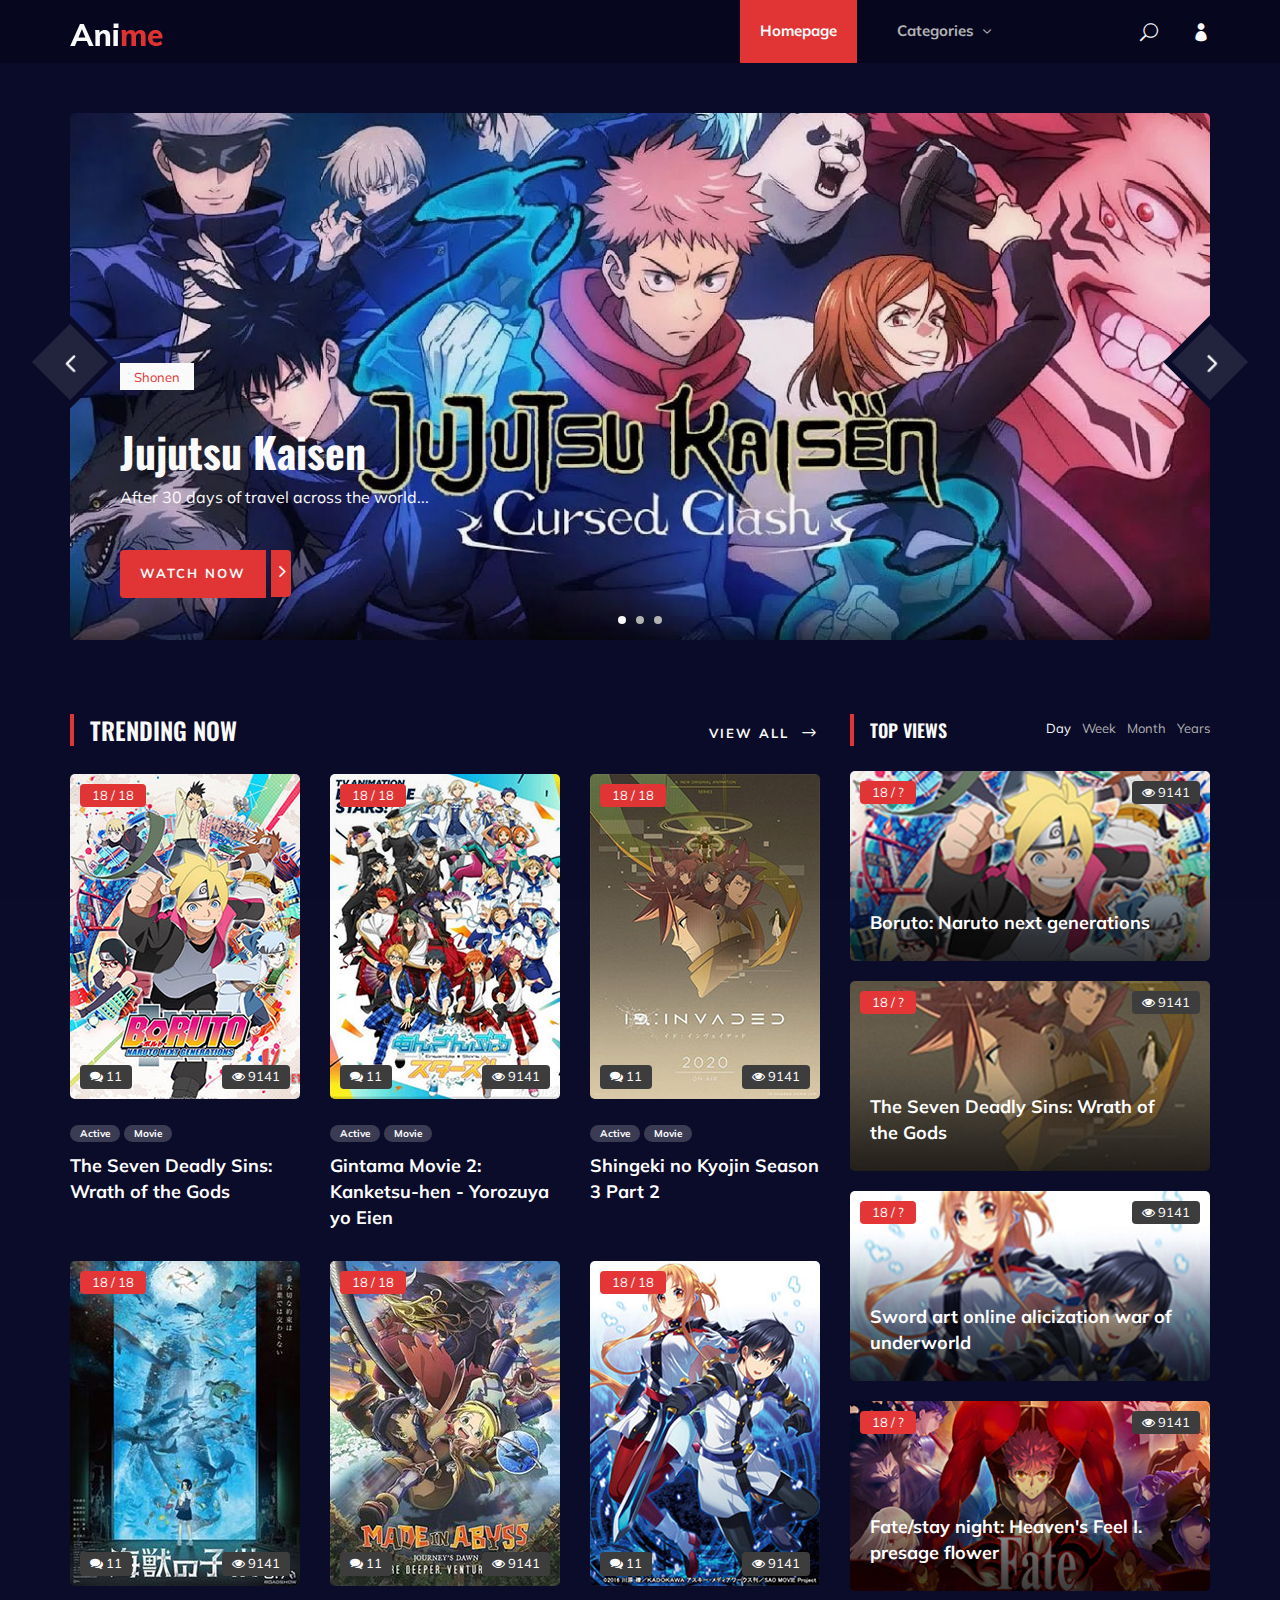
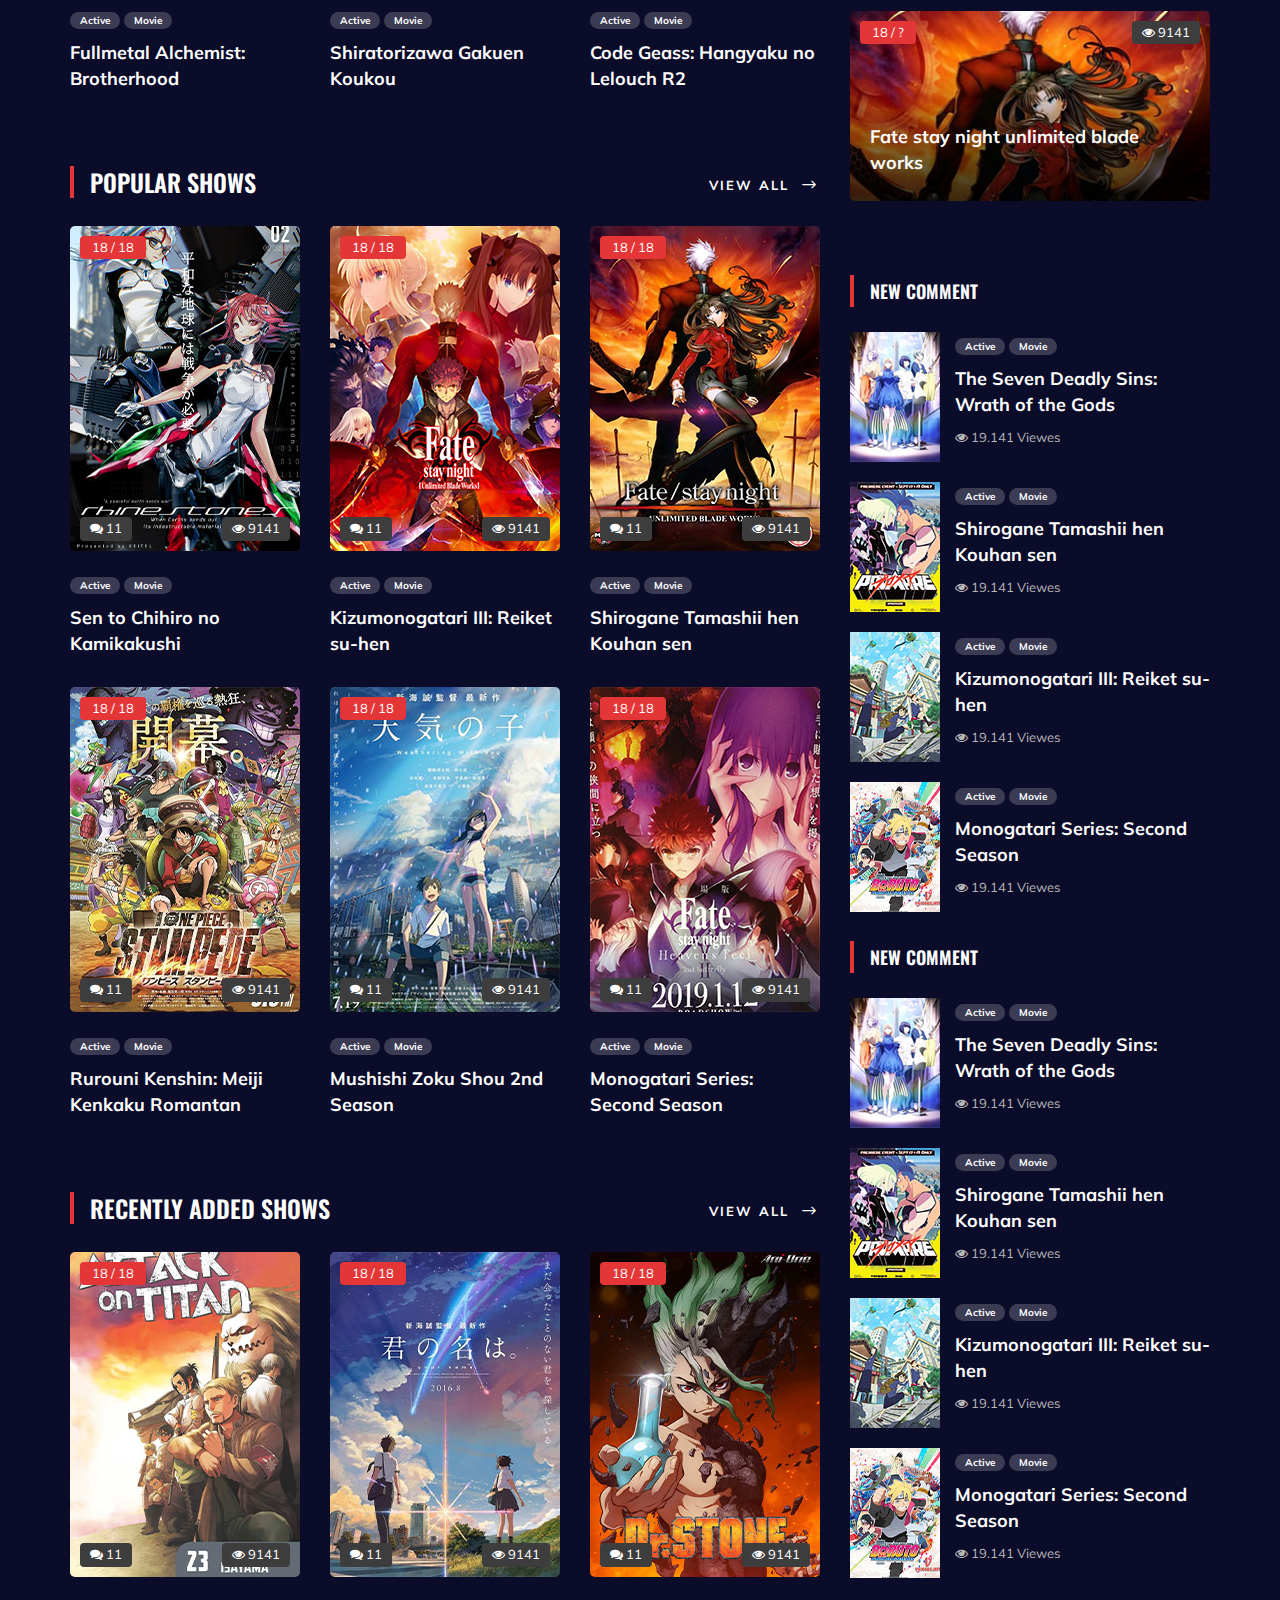
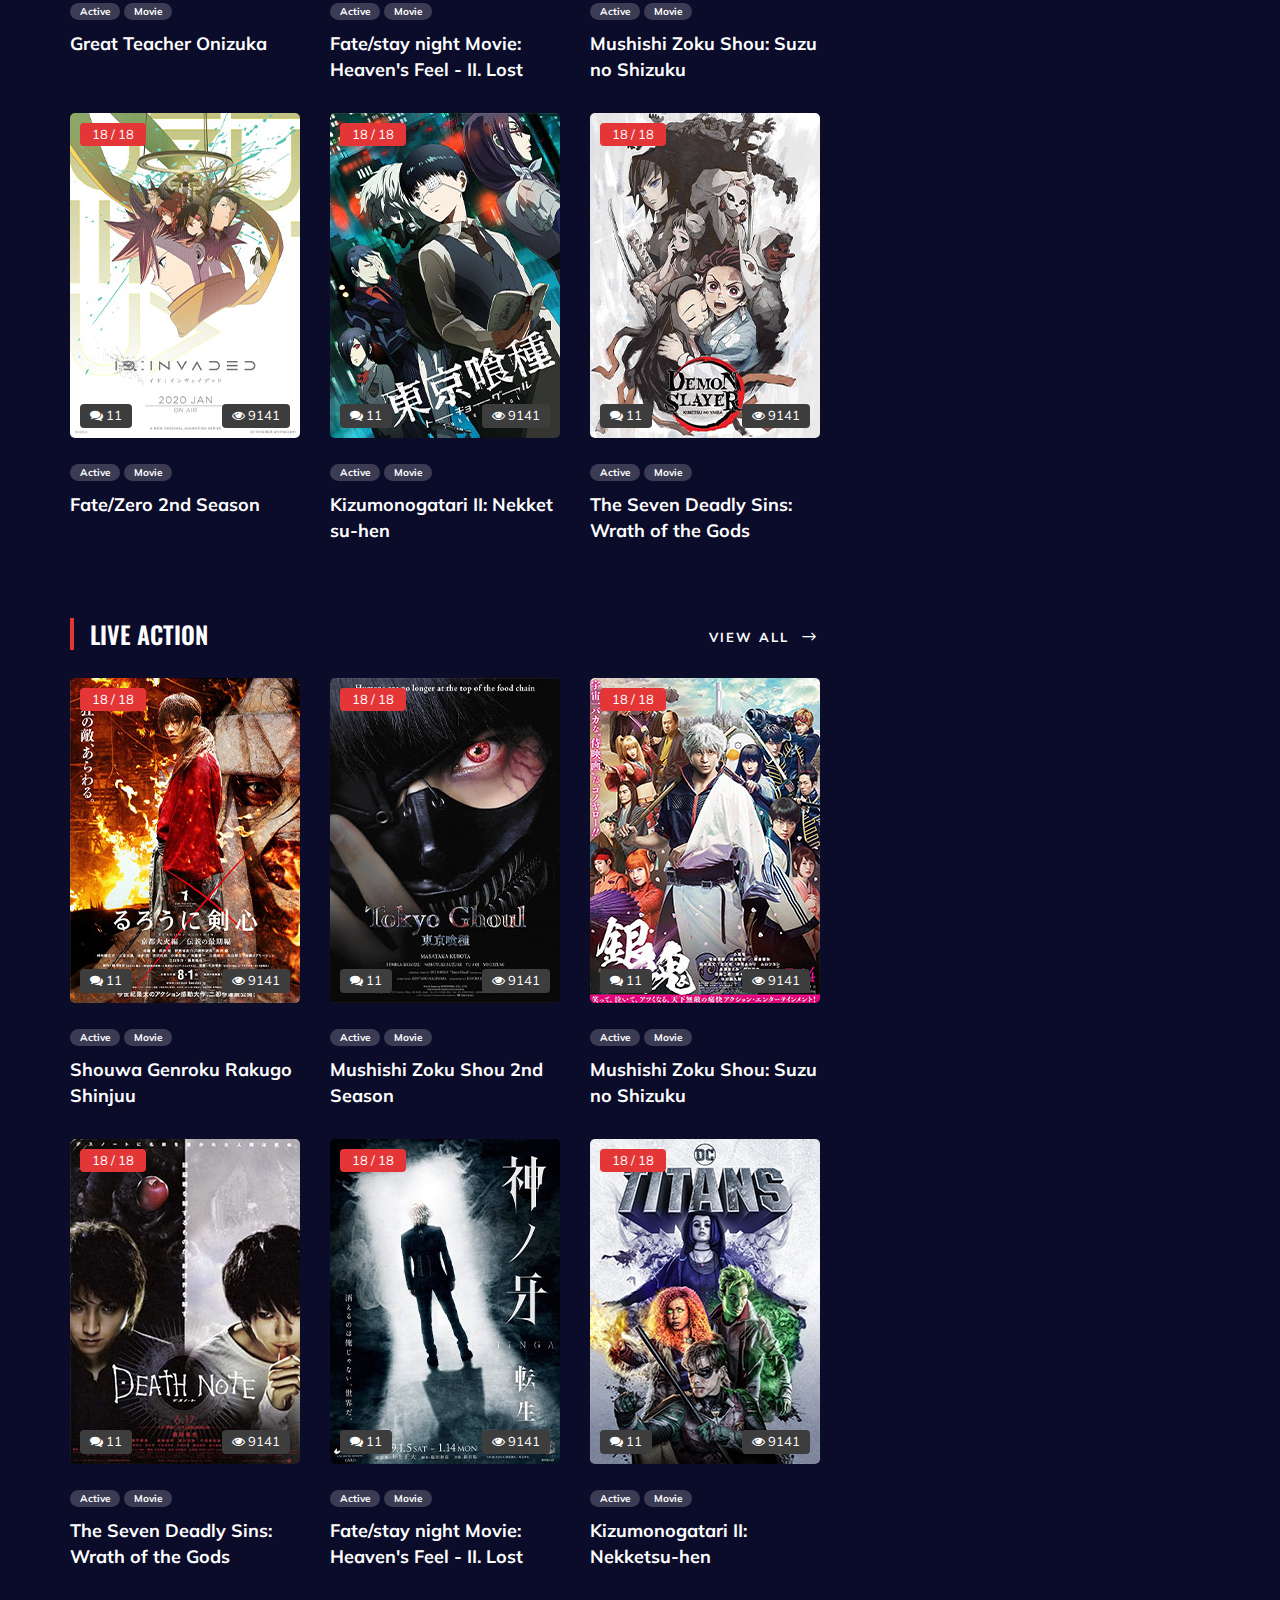
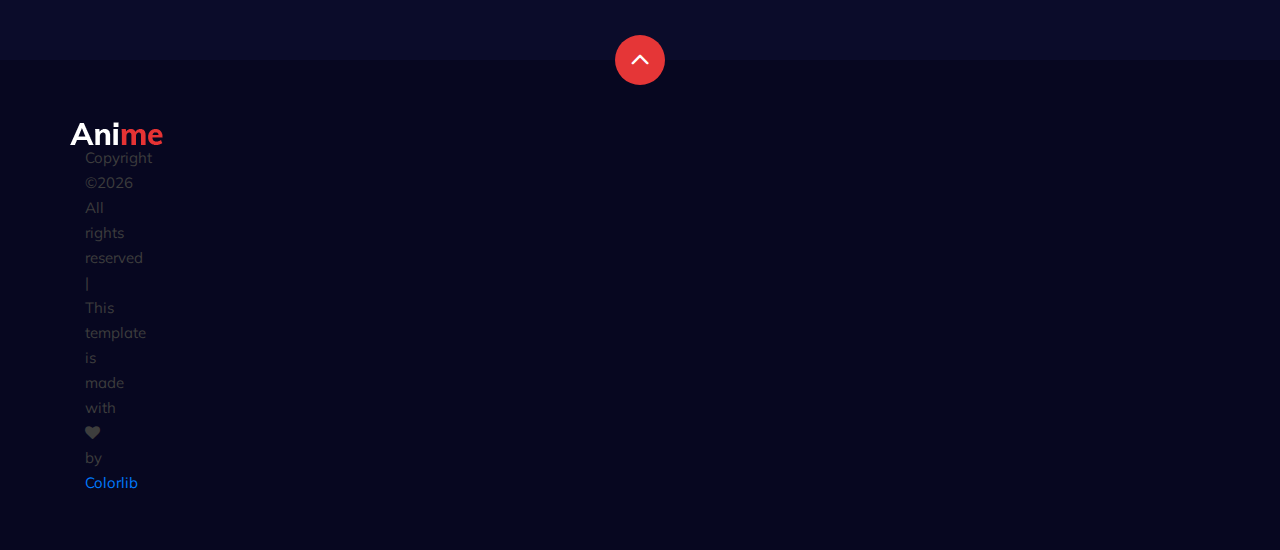
<file: index.html>
<!DOCTYPE html>
<html lang="zxx">

<head>
    <meta charset="UTF-8">
    <meta name="description" content="Anime Template">
    <meta name="keywords" content="Anime, unica, creative, html">
    <meta name="viewport" content="width=device-width, initial-scale=1.0">
    <meta http-equiv="X-UA-Compatible" content="ie=edge">
    <title>Anime | Template</title>

    <!-- Google Font -->
    <link href="https://fonts.googleapis.com/css2?family=Oswald:wght@300;400;500;600;700&display=swap" rel="stylesheet">
    <link href="https://fonts.googleapis.com/css2?family=Mulish:wght@300;400;500;600;700;800;900&display=swap"
    rel="stylesheet">

    <!-- Css Styles -->
    <link rel="stylesheet" href="css/bootstrap.min.css" type="text/css">
    <link rel="stylesheet" href="css/font-awesome.min.css" type="text/css">
    <link rel="stylesheet" href="css/elegant-icons.css" type="text/css">
    <link rel="stylesheet" href="css/plyr.css" type="text/css">
    <link rel="stylesheet" href="css/nice-select.css" type="text/css">
    <link rel="stylesheet" href="css/owl.carousel.min.css" type="text/css">
    <link rel="stylesheet" href="css/slicknav.min.css" type="text/css">
    <link rel="stylesheet" href="css/style.css" type="text/css">
</head>

<body>
    <!-- Page Preloder -->
    <div id="preloder">
        <div class="loader"></div>
    </div>

    <!-- Header Section Begin -->
    <header class="header">
        <div class="container">
            <div class="row">
                <div class="col-lg-2">
                    <div class="header__logo">
                        <a href="./index.html">
                            <img src="img/logo.png" alt="">
                        </a>
                    </div>
                </div>
                <div class="col-lg-8">
                    <div class="header__nav">
                        <nav class="header__menu mobile-menu">
                            <ul>
                                <li class="active"><a href="./index.html">Homepage</a></li>
                                <li><a href="./categories.html">Categories <span class="arrow_carrot-down"></span></a>
                                    <ul class="dropdown">
                                        <li><a href="./categories.html">Categories</a></li>
                                        <li><a href="./anime-details.html">Anime Details</a></li>
                                        <li><a href="./anime-watching.html">Anime Watching</a></li>
                                        <li><a href="./signup.html">Sign Up</a></li>
                                        <li><a href="./login.html">Login</a></li>
                                    </ul>
                                </li>
                            </ul>
                        </nav>
                    </div>
                </div>
                <div class="col-lg-2">
                    <div class="header__right">
                        <a href="#" class="search-switch"><span class="icon_search"></span></a>
                        <a href="./login.html"><span class="icon_profile"></span></a>
                    </div>
                </div>
            </div>
            <div id="mobile-menu-wrap"></div>
        </div>
    </header>
    <!-- Header End -->

    <!-- Hero Section Begin -->
    <section class="hero">
        <div class="container">
            <div class="hero__slider owl-carousel">
                <div class="hero__items set-bg" data-setbg="img/hero/hero-2.jpg">
                    <div class="row">
                        <div class="col-lg-6">
                            <div class="hero__text">
                                <div class="label">Shonen</div>
                                <h2>Jujutsu Kaisen</h2>
                                <p>After 30 days of travel across the world...</p>
                                <a href="#"><span>Watch Now</span> <i class="fa fa-angle-right"></i></a>
                            </div>
                        </div>
                    </div>
                </div>
                <div class="hero__items set-bg" data-setbg="img/hero/hero-3.jpg">
                    <div class="row">
                        <div class="col-lg-6">
                            <div class="hero__text">
                                <div class="label">Shonen</div>
                                <h2>Ao no Exorcist</h2>
                                <p>After 30 days of travel across the world...</p>
                                <a href="#"><span>Watch Now</span> <i class="fa fa-angle-right"></i></a>
                            </div>
                        </div>
                    </div>
                </div>
                <div class="hero__items set-bg" data-setbg="img/hero/hero-4.jpg">
                    <div class="row">
                        <div class="col-lg-6">
                            <div class="hero__text">
                                <div class="label">Adventure</div>
                                <h2>Kimetsu no Yaiba</h2>
                                <p>After 30 days of travel across the world...</p>
                                <a href="#"><span>Watch Now</span> <i class="fa fa-angle-right"></i></a>
                            </div>
                        </div>
                    </div>
                </div>
            </div>
        </div>
    </section>
    <!-- Hero Section End -->

    <!-- Product Section Begin -->
    <section class="product spad">
        <div class="container">
            <div class="row">
                <div class="col-lg-8">
                    <div class="trending__product">
                        <div class="row">
                            <div class="col-lg-8 col-md-8 col-sm-8">
                                <div class="section-title">
                                    <h4>Trending Now</h4>
                                </div>
                            </div>
                            <div class="col-lg-4 col-md-4 col-sm-4">
                                <div class="btn__all">
                                    <a href="#" class="primary-btn">View All <span class="arrow_right"></span></a>
                                </div>
                            </div>
                        </div>
                        <div class="row">
                            <div class="col-lg-4 col-md-6 col-sm-6">
                                <div class="product__item">
                                    <div class="product__item__pic set-bg" data-setbg="img/trending/trend-1.jpg">
                                        <div class="ep">18 / 18</div>
                                        <div class="comment"><i class="fa fa-comments"></i> 11</div>
                                        <div class="view"><i class="fa fa-eye"></i> 9141</div>
                                    </div>
                                    <div class="product__item__text">
                                        <ul>
                                            <li>Active</li>
                                            <li>Movie</li>
                                        </ul>
                                        <h5><a href="#">The Seven Deadly Sins: Wrath of the Gods</a></h5>
                                    </div>
                                </div>
                            </div>
                            <div class="col-lg-4 col-md-6 col-sm-6">
                                <div class="product__item">
                                    <div class="product__item__pic set-bg" data-setbg="img/trending/trend-2.jpg">
                                        <div class="ep">18 / 18</div>
                                        <div class="comment"><i class="fa fa-comments"></i> 11</div>
                                        <div class="view"><i class="fa fa-eye"></i> 9141</div>
                                    </div>
                                    <div class="product__item__text">
                                        <ul>
                                            <li>Active</li>
                                            <li>Movie</li>
                                        </ul>
                                        <h5><a href="#">Gintama Movie 2: Kanketsu-hen - Yorozuya yo Eien</a></h5>
                                    </div>
                                </div>
                            </div>
                            <div class="col-lg-4 col-md-6 col-sm-6">
                                <div class="product__item">
                                    <div class="product__item__pic set-bg" data-setbg="img/trending/trend-3.jpg">
                                        <div class="ep">18 / 18</div>
                                        <div class="comment"><i class="fa fa-comments"></i> 11</div>
                                        <div class="view"><i class="fa fa-eye"></i> 9141</div>
                                    </div>
                                    <div class="product__item__text">
                                        <ul>
                                            <li>Active</li>
                                            <li>Movie</li>
                                        </ul>
                                        <h5><a href="#">Shingeki no Kyojin Season 3 Part 2</a></h5>
                                    </div>
                                </div>
                            </div>
                            <div class="col-lg-4 col-md-6 col-sm-6">
                                <div class="product__item">
                                    <div class="product__item__pic set-bg" data-setbg="img/trending/trend-4.jpg">
                                        <div class="ep">18 / 18</div>
                                        <div class="comment"><i class="fa fa-comments"></i> 11</div>
                                        <div class="view"><i class="fa fa-eye"></i> 9141</div>
                                    </div>
                                    <div class="product__item__text">
                                        <ul>
                                            <li>Active</li>
                                            <li>Movie</li>
                                        </ul>
                                        <h5><a href="#">Fullmetal Alchemist: Brotherhood</a></h5>
                                    </div>
                                </div>
                            </div>
                            <div class="col-lg-4 col-md-6 col-sm-6">
                                <div class="product__item">
                                    <div class="product__item__pic set-bg" data-setbg="img/trending/trend-5.jpg">
                                        <div class="ep">18 / 18</div>
                                        <div class="comment"><i class="fa fa-comments"></i> 11</div>
                                        <div class="view"><i class="fa fa-eye"></i> 9141</div>
                                    </div>
                                    <div class="product__item__text">
                                        <ul>
                                            <li>Active</li>
                                            <li>Movie</li>
                                        </ul>
                                        <h5><a href="#">Shiratorizawa Gakuen Koukou</a></h5>
                                    </div>
                                </div>
                            </div>
                            <div class="col-lg-4 col-md-6 col-sm-6">
                                <div class="product__item">
                                    <div class="product__item__pic set-bg" data-setbg="img/trending/trend-6.jpg">
                                        <div class="ep">18 / 18</div>
                                        <div class="comment"><i class="fa fa-comments"></i> 11</div>
                                        <div class="view"><i class="fa fa-eye"></i> 9141</div>
                                    </div>
                                    <div class="product__item__text">
                                        <ul>
                                            <li>Active</li>
                                            <li>Movie</li>
                                        </ul>
                                        <h5><a href="#">Code Geass: Hangyaku no Lelouch R2</a></h5>
                                    </div>
                                </div>
                            </div>
                        </div>
                    </div>
                    <div class="popular__product">
                        <div class="row">
                            <div class="col-lg-8 col-md-8 col-sm-8">
                                <div class="section-title">
                                    <h4>Popular Shows</h4>
                                </div>
                            </div>
                            <div class="col-lg-4 col-md-4 col-sm-4">
                                <div class="btn__all">
                                    <a href="#" class="primary-btn">View All <span class="arrow_right"></span></a>
                                </div>
                            </div>
                        </div>
                        <div class="row">
                            <div class="col-lg-4 col-md-6 col-sm-6">
                                <div class="product__item">
                                    <div class="product__item__pic set-bg" data-setbg="img/popular/popular-1.jpg">
                                        <div class="ep">18 / 18</div>
                                        <div class="comment"><i class="fa fa-comments"></i> 11</div>
                                        <div class="view"><i class="fa fa-eye"></i> 9141</div>
                                    </div>
                                    <div class="product__item__text">
                                        <ul>
                                            <li>Active</li>
                                            <li>Movie</li>
                                        </ul>
                                        <h5><a href="#">Sen to Chihiro no Kamikakushi</a></h5>
                                    </div>
                                </div>
                            </div>
                            <div class="col-lg-4 col-md-6 col-sm-6">
                                <div class="product__item">
                                    <div class="product__item__pic set-bg" data-setbg="img/popular/popular-2.jpg">
                                        <div class="ep">18 / 18</div>
                                        <div class="comment"><i class="fa fa-comments"></i> 11</div>
                                        <div class="view"><i class="fa fa-eye"></i> 9141</div>
                                    </div>
                                    <div class="product__item__text">
                                        <ul>
                                            <li>Active</li>
                                            <li>Movie</li>
                                        </ul>
                                        <h5><a href="#">Kizumonogatari III: Reiket su-hen</a></h5>
                                    </div>
                                </div>
                            </div>
                            <div class="col-lg-4 col-md-6 col-sm-6">
                                <div class="product__item">
                                    <div class="product__item__pic set-bg" data-setbg="img/popular/popular-3.jpg">
                                        <div class="ep">18 / 18</div>
                                        <div class="comment"><i class="fa fa-comments"></i> 11</div>
                                        <div class="view"><i class="fa fa-eye"></i> 9141</div>
                                    </div>
                                    <div class="product__item__text">
                                        <ul>
                                            <li>Active</li>
                                            <li>Movie</li>
                                        </ul>
                                        <h5><a href="#">Shirogane Tamashii hen Kouhan sen</a></h5>
                                    </div>
                                </div>
                            </div>
                            <div class="col-lg-4 col-md-6 col-sm-6">
                                <div class="product__item">
                                    <div class="product__item__pic set-bg" data-setbg="img/popular/popular-4.jpg">
                                        <div class="ep">18 / 18</div>
                                        <div class="comment"><i class="fa fa-comments"></i> 11</div>
                                        <div class="view"><i class="fa fa-eye"></i> 9141</div>
                                    </div>
                                    <div class="product__item__text">
                                        <ul>
                                            <li>Active</li>
                                            <li>Movie</li>
                                        </ul>
                                        <h5><a href="#">Rurouni Kenshin: Meiji Kenkaku Romantan</a></h5>
                                    </div>
                                </div>
                            </div>
                            <div class="col-lg-4 col-md-6 col-sm-6">
                                <div class="product__item">
                                    <div class="product__item__pic set-bg" data-setbg="img/popular/popular-5.jpg">
                                        <div class="ep">18 / 18</div>
                                        <div class="comment"><i class="fa fa-comments"></i> 11</div>
                                        <div class="view"><i class="fa fa-eye"></i> 9141</div>
                                    </div>
                                    <div class="product__item__text">
                                        <ul>
                                            <li>Active</li>
                                            <li>Movie</li>
                                        </ul>
                                        <h5><a href="#">Mushishi Zoku Shou 2nd Season</a></h5>
                                    </div>
                                </div>
                            </div>
                            <div class="col-lg-4 col-md-6 col-sm-6">
                                <div class="product__item">
                                    <div class="product__item__pic set-bg" data-setbg="img/popular/popular-6.jpg">
                                        <div class="ep">18 / 18</div>
                                        <div class="comment"><i class="fa fa-comments"></i> 11</div>
                                        <div class="view"><i class="fa fa-eye"></i> 9141</div>
                                    </div>
                                    <div class="product__item__text">
                                        <ul>
                                            <li>Active</li>
                                            <li>Movie</li>
                                        </ul>
                                        <h5><a href="#">Monogatari Series: Second Season</a></h5>
                                    </div>
                                </div>
                            </div>
                        </div>
                    </div>
                    <div class="recent__product">
                        <div class="row">
                            <div class="col-lg-8 col-md-8 col-sm-8">
                                <div class="section-title">
                                    <h4>Recently Added Shows</h4>
                                </div>
                            </div>
                            <div class="col-lg-4 col-md-4 col-sm-4">
                                <div class="btn__all">
                                    <a href="#" class="primary-btn">View All <span class="arrow_right"></span></a>
                                </div>
                            </div>
                        </div>
                        <div class="row">
                            <div class="col-lg-4 col-md-6 col-sm-6">
                                <div class="product__item">
                                    <div class="product__item__pic set-bg" data-setbg="img/recent/recent-1.jpg">
                                        <div class="ep">18 / 18</div>
                                        <div class="comment"><i class="fa fa-comments"></i> 11</div>
                                        <div class="view"><i class="fa fa-eye"></i> 9141</div>
                                    </div>
                                    <div class="product__item__text">
                                        <ul>
                                            <li>Active</li>
                                            <li>Movie</li>
                                        </ul>
                                        <h5><a href="#">Great Teacher Onizuka</a></h5>
                                    </div>
                                </div>
                            </div>
                            <div class="col-lg-4 col-md-6 col-sm-6">
                                <div class="product__item">
                                    <div class="product__item__pic set-bg" data-setbg="img/recent/recent-2.jpg">
                                        <div class="ep">18 / 18</div>
                                        <div class="comment"><i class="fa fa-comments"></i> 11</div>
                                        <div class="view"><i class="fa fa-eye"></i> 9141</div>
                                    </div>
                                    <div class="product__item__text">
                                        <ul>
                                            <li>Active</li>
                                            <li>Movie</li>
                                        </ul>
                                        <h5><a href="#">Fate/stay night Movie: Heaven's Feel - II. Lost</a></h5>
                                    </div>
                                </div>
                            </div>
                            <div class="col-lg-4 col-md-6 col-sm-6">
                                <div class="product__item">
                                    <div class="product__item__pic set-bg" data-setbg="img/recent/recent-3.jpg">
                                        <div class="ep">18 / 18</div>
                                        <div class="comment"><i class="fa fa-comments"></i> 11</div>
                                        <div class="view"><i class="fa fa-eye"></i> 9141</div>
                                    </div>
                                    <div class="product__item__text">
                                        <ul>
                                            <li>Active</li>
                                            <li>Movie</li>
                                        </ul>
                                        <h5><a href="#">Mushishi Zoku Shou: Suzu no Shizuku</a></h5>
                                    </div>
                                </div>
                            </div>
                            <div class="col-lg-4 col-md-6 col-sm-6">
                                <div class="product__item">
                                    <div class="product__item__pic set-bg" data-setbg="img/recent/recent-4.jpg">
                                        <div class="ep">18 / 18</div>
                                        <div class="comment"><i class="fa fa-comments"></i> 11</div>
                                        <div class="view"><i class="fa fa-eye"></i> 9141</div>
                                    </div>
                                    <div class="product__item__text">
                                        <ul>
                                            <li>Active</li>
                                            <li>Movie</li>
                                        </ul>
                                        <h5><a href="#">Fate/Zero 2nd Season</a></h5>
                                    </div>
                                </div>
                            </div>
                            <div class="col-lg-4 col-md-6 col-sm-6">
                                <div class="product__item">
                                    <div class="product__item__pic set-bg" data-setbg="img/recent/recent-5.jpg">
                                        <div class="ep">18 / 18</div>
                                        <div class="comment"><i class="fa fa-comments"></i> 11</div>
                                        <div class="view"><i class="fa fa-eye"></i> 9141</div>
                                    </div>
                                    <div class="product__item__text">
                                        <ul>
                                            <li>Active</li>
                                            <li>Movie</li>
                                        </ul>
                                        <h5><a href="#">Kizumonogatari II: Nekket su-hen</a></h5>
                                    </div>
                                </div>
                            </div>
                            <div class="col-lg-4 col-md-6 col-sm-6">
                                <div class="product__item">
                                    <div class="product__item__pic set-bg" data-setbg="img/recent/recent-6.jpg">
                                        <div class="ep">18 / 18</div>
                                        <div class="comment"><i class="fa fa-comments"></i> 11</div>
                                        <div class="view"><i class="fa fa-eye"></i> 9141</div>
                                    </div>
                                    <div class="product__item__text">
                                        <ul>
                                            <li>Active</li>
                                            <li>Movie</li>
                                        </ul>
                                        <h5><a href="#">The Seven Deadly Sins: Wrath of the Gods</a></h5>
                                    </div>
                                </div>
                            </div>
                        </div>
                    </div>
                    <div class="live__product">
                        <div class="row">
                            <div class="col-lg-8 col-md-8 col-sm-8">
                                <div class="section-title">
                                    <h4>Live Action</h4>
                                </div>
                            </div>
                            <div class="col-lg-4 col-md-4 col-sm-4">
                                <div class="btn__all">
                                    <a href="#" class="primary-btn">View All <span class="arrow_right"></span></a>
                                </div>
                            </div>
                        </div>
                        <div class="row">
                            <div class="col-lg-4 col-md-6 col-sm-6">
                                <div class="product__item">
                                    <div class="product__item__pic set-bg" data-setbg="img/live/live-1.jpg">
                                        <div class="ep">18 / 18</div>
                                        <div class="comment"><i class="fa fa-comments"></i> 11</div>
                                        <div class="view"><i class="fa fa-eye"></i> 9141</div>
                                    </div>
                                    <div class="product__item__text">
                                        <ul>
                                            <li>Active</li>
                                            <li>Movie</li>
                                        </ul>
                                        <h5><a href="#">Shouwa Genroku Rakugo Shinjuu</a></h5>
                                    </div>
                                </div>
                            </div>
                            <div class="col-lg-4 col-md-6 col-sm-6">
                                <div class="product__item">
                                    <div class="product__item__pic set-bg" data-setbg="img/live/live-2.jpg">
                                        <div class="ep">18 / 18</div>
                                        <div class="comment"><i class="fa fa-comments"></i> 11</div>
                                        <div class="view"><i class="fa fa-eye"></i> 9141</div>
                                    </div>
                                    <div class="product__item__text">
                                        <ul>
                                            <li>Active</li>
                                            <li>Movie</li>
                                        </ul>
                                        <h5><a href="#">Mushishi Zoku Shou 2nd Season</a></h5>
                                    </div>
                                </div>
                            </div>
                            <div class="col-lg-4 col-md-6 col-sm-6">
                                <div class="product__item">
                                    <div class="product__item__pic set-bg" data-setbg="img/live/live-3.jpg">
                                        <div class="ep">18 / 18</div>
                                        <div class="comment"><i class="fa fa-comments"></i> 11</div>
                                        <div class="view"><i class="fa fa-eye"></i> 9141</div>
                                    </div>
                                    <div class="product__item__text">
                                        <ul>
                                            <li>Active</li>
                                            <li>Movie</li>
                                        </ul>
                                        <h5><a href="#">Mushishi Zoku Shou: Suzu no Shizuku</a></h5>
                                    </div>
                                </div>
                            </div>
                            <div class="col-lg-4 col-md-6 col-sm-6">
                                <div class="product__item">
                                    <div class="product__item__pic set-bg" data-setbg="img/live/live-4.jpg">
                                        <div class="ep">18 / 18</div>
                                        <div class="comment"><i class="fa fa-comments"></i> 11</div>
                                        <div class="view"><i class="fa fa-eye"></i> 9141</div>
                                    </div>
                                    <div class="product__item__text">
                                        <ul>
                                            <li>Active</li>
                                            <li>Movie</li>
                                        </ul>
                                        <h5><a href="#">The Seven Deadly Sins: Wrath of the Gods</a></h5>
                                    </div>
                                </div>
                            </div>
                            <div class="col-lg-4 col-md-6 col-sm-6">
                                <div class="product__item">
                                    <div class="product__item__pic set-bg" data-setbg="img/live/live-5.jpg">
                                        <div class="ep">18 / 18</div>
                                        <div class="comment"><i class="fa fa-comments"></i> 11</div>
                                        <div class="view"><i class="fa fa-eye"></i> 9141</div>
                                    </div>
                                    <div class="product__item__text">
                                        <ul>
                                            <li>Active</li>
                                            <li>Movie</li>
                                        </ul>
                                        <h5><a href="#">Fate/stay night Movie: Heaven's Feel - II. Lost</a></h5>
                                    </div>
                                </div>
                            </div>
                            <div class="col-lg-4 col-md-6 col-sm-6">
                                <div class="product__item">
                                    <div class="product__item__pic set-bg" data-setbg="img/live/live-6.jpg">
                                        <div class="ep">18 / 18</div>
                                        <div class="comment"><i class="fa fa-comments"></i> 11</div>
                                        <div class="view"><i class="fa fa-eye"></i> 9141</div>
                                    </div>
                                    <div class="product__item__text">
                                        <ul>
                                            <li>Active</li>
                                            <li>Movie</li>
                                        </ul>
                                        <h5><a href="#">Kizumonogatari II: Nekketsu-hen</a></h5>
                                    </div>
                                </div>
                            </div>
                        </div>
                    </div>
                </div>
                <div class="col-lg-4 col-md-6 col-sm-8">
                    <div class="product__sidebar">
                        <div class="product__sidebar__view">
                            <div class="section-title">
                                <h5>Top Views</h5>
                            </div>
                            <ul class="filter__controls">
                                <li class="active" data-filter="*">Day</li>
                                <li data-filter=".week">Week</li>
                                <li data-filter=".month">Month</li>
                                <li data-filter=".years">Years</li>
                            </ul>
                            <div class="filter__gallery">
                                <div class="product__sidebar__view__item set-bg mix day years"
                                data-setbg="img/sidebar/tv-1.jpg">
                                <div class="ep">18 / ?</div>
                                <div class="view"><i class="fa fa-eye"></i> 9141</div>
                                <h5><a href="#">Boruto: Naruto next generations</a></h5>
                            </div>
                            <div class="product__sidebar__view__item set-bg mix month week"
                            data-setbg="img/sidebar/tv-2.jpg">
                            <div class="ep">18 / ?</div>
                            <div class="view"><i class="fa fa-eye"></i> 9141</div>
                            <h5><a href="#">The Seven Deadly Sins: Wrath of the Gods</a></h5>
                        </div>
                        <div class="product__sidebar__view__item set-bg mix week years"
                        data-setbg="img/sidebar/tv-3.jpg">
                        <div class="ep">18 / ?</div>
                        <div class="view"><i class="fa fa-eye"></i> 9141</div>
                        <h5><a href="#">Sword art online alicization war of underworld</a></h5>
                    </div>
                    <div class="product__sidebar__view__item set-bg mix years month"
                    data-setbg="img/sidebar/tv-4.jpg">
                    <div class="ep">18 / ?</div>
                    <div class="view"><i class="fa fa-eye"></i> 9141</div>
                    <h5><a href="#">Fate/stay night: Heaven's Feel I. presage flower</a></h5>
                </div>
                <div class="product__sidebar__view__item set-bg mix day"
                data-setbg="img/sidebar/tv-5.jpg">
                <div class="ep">18 / ?</div>
                <div class="view"><i class="fa fa-eye"></i> 9141</div>
                <h5><a href="#">Fate stay night unlimited blade works</a></h5>
            </div>
        </div>
    </div>
    <div class="product__sidebar__comment">
        <div class="section-title">
            <h5>New Comment</h5>
        </div>
        <div class="product__sidebar__comment__item">
            <div class="product__sidebar__comment__item__pic">
                <img src="img/sidebar/comment-1.jpg" alt="">
            </div>
            <div class="product__sidebar__comment__item__text">
                <ul>
                    <li>Active</li>
                    <li>Movie</li>
                </ul>
                <h5><a href="#">The Seven Deadly Sins: Wrath of the Gods</a></h5>
                <span><i class="fa fa-eye"></i> 19.141 Viewes</span>
            </div>
        </div>
        <div class="product__sidebar__comment__item">
            <div class="product__sidebar__comment__item__pic">
                <img src="img/sidebar/comment-2.jpg" alt="">
            </div>
            <div class="product__sidebar__comment__item__text">
                <ul>
                    <li>Active</li>
                    <li>Movie</li>
                </ul>
                <h5><a href="#">Shirogane Tamashii hen Kouhan sen</a></h5>
                <span><i class="fa fa-eye"></i> 19.141 Viewes</span>
            </div>
        </div>
        <div class="product__sidebar__comment__item">
            <div class="product__sidebar__comment__item__pic">
                <img src="img/sidebar/comment-3.jpg" alt="">
            </div>
            <div class="product__sidebar__comment__item__text">
                <ul>
                    <li>Active</li>
                    <li>Movie</li>
                </ul>
                <h5><a href="#">Kizumonogatari III: Reiket su-hen</a></h5>
                <span><i class="fa fa-eye"></i> 19.141 Viewes</span>
            </div>
        </div>
        <div class="product__sidebar__comment__item">
            <div class="product__sidebar__comment__item__pic">
                <img src="img/sidebar/comment-4.jpg" alt="">
            </div>
            <div class="product__sidebar__comment__item__text">
                <ul>
                    <li>Active</li>
                    <li>Movie</li>
                </ul>
                <h5><a href="#">Monogatari Series: Second Season</a></h5>
                <span><i class="fa fa-eye"></i> 19.141 Viewes</span>
            </div>
        </div>
    </div>
    <div class="product__sidebar__comment">
        <div class="section-title">
            <h5>New Comment</h5>
        </div>
        <div class="product__sidebar__comment__item">
            <div class="product__sidebar__comment__item__pic">
                <img src="img/sidebar/comment-1.jpg" alt="">
            </div>
            <div class="product__sidebar__comment__item__text">
                <ul>
                    <li>Active</li>
                    <li>Movie</li>
                </ul>
                <h5><a href="#">The Seven Deadly Sins: Wrath of the Gods</a></h5>
                <span><i class="fa fa-eye"></i> 19.141 Viewes</span>
            </div>
        </div>
        <div class="product__sidebar__comment__item">
            <div class="product__sidebar__comment__item__pic">
                <img src="img/sidebar/comment-2.jpg" alt="">
            </div>
            <div class="product__sidebar__comment__item__text">
                <ul>
                    <li>Active</li>
                    <li>Movie</li>
                </ul>
                <h5><a href="#">Shirogane Tamashii hen Kouhan sen</a></h5>
                <span><i class="fa fa-eye"></i> 19.141 Viewes</span>
            </div>
        </div>
        <div class="product__sidebar__comment__item">
            <div class="product__sidebar__comment__item__pic">
                <img src="img/sidebar/comment-3.jpg" alt="">
            </div>
            <div class="product__sidebar__comment__item__text">
                <ul>
                    <li>Active</li>
                    <li>Movie</li>
                </ul>
                <h5><a href="#">Kizumonogatari III: Reiket su-hen</a></h5>
                <span><i class="fa fa-eye"></i> 19.141 Viewes</span>
            </div>
        </div>
        <div class="product__sidebar__comment__item">
            <div class="product__sidebar__comment__item__pic">
                <img src="img/sidebar/comment-4.jpg" alt="">
            </div>
            <div class="product__sidebar__comment__item__text">
                <ul>
                    <li>Active</li>
                    <li>Movie</li>
                </ul>
                <h5><a href="#">Monogatari Series: Second Season</a></h5>
                <span><i class="fa fa-eye"></i> 19.141 Viewes</span>
            </div>
        </div>
    </div>
</div>
</div>
</div>
</div>
</section>
<!-- Product Section End -->

<!-- Footer Section Begin -->
<footer class="footer">
    <div class="page-up">
        <a href="#" id="scrollToTopButton"><span class="arrow_carrot-up"></span></a>
    </div>
    <div class="container">
        <div class="row">
            <div class="col-lg-3">
                <div class="footer__logo">
                    <a href="./index.html"><img src="img/logo.png" alt=""></a>
                </div>
            <div class="col-lg-3">
                <p><!-- Link back to Colorlib can't be removed. Template is licensed under CC BY 3.0. -->
                  Copyright &copy;<script>document.write(new Date().getFullYear());</script> All rights reserved | This template is made with <i class="fa fa-heart" aria-hidden="true"></i> by <a href="https://colorlib.com" target="_blank">Colorlib</a>
                  <!-- Link back to Colorlib can't be removed. Template is licensed under CC BY 3.0. --></p>

              </div>
          </div>
      </div>
  </footer>
  <!-- Footer Section End -->

  <!-- Search model Begin -->
  <div class="search-model">
    <div class="h-100 d-flex align-items-center justify-content-center">
        <div class="search-close-switch"><i class="icon_close"></i></div>
        <form class="search-model-form">
            <input type="text" id="search-input" placeholder="Search here.....">
        </form>
    </div>
</div>
<!-- Search model end -->

<!-- Js Plugins -->
<script src="js/jquery-3.3.1.min.js"></script>
<script src="js/bootstrap.min.js"></script>
<script src="js/player.js"></script>
<script src="js/jquery.nice-select.min.js"></script>
<script src="js/mixitup.min.js"></script>
<script src="js/jquery.slicknav.js"></script>
<script src="js/owl.carousel.min.js"></script>
<script src="js/main.js"></script>


</body>

</html>
</file>
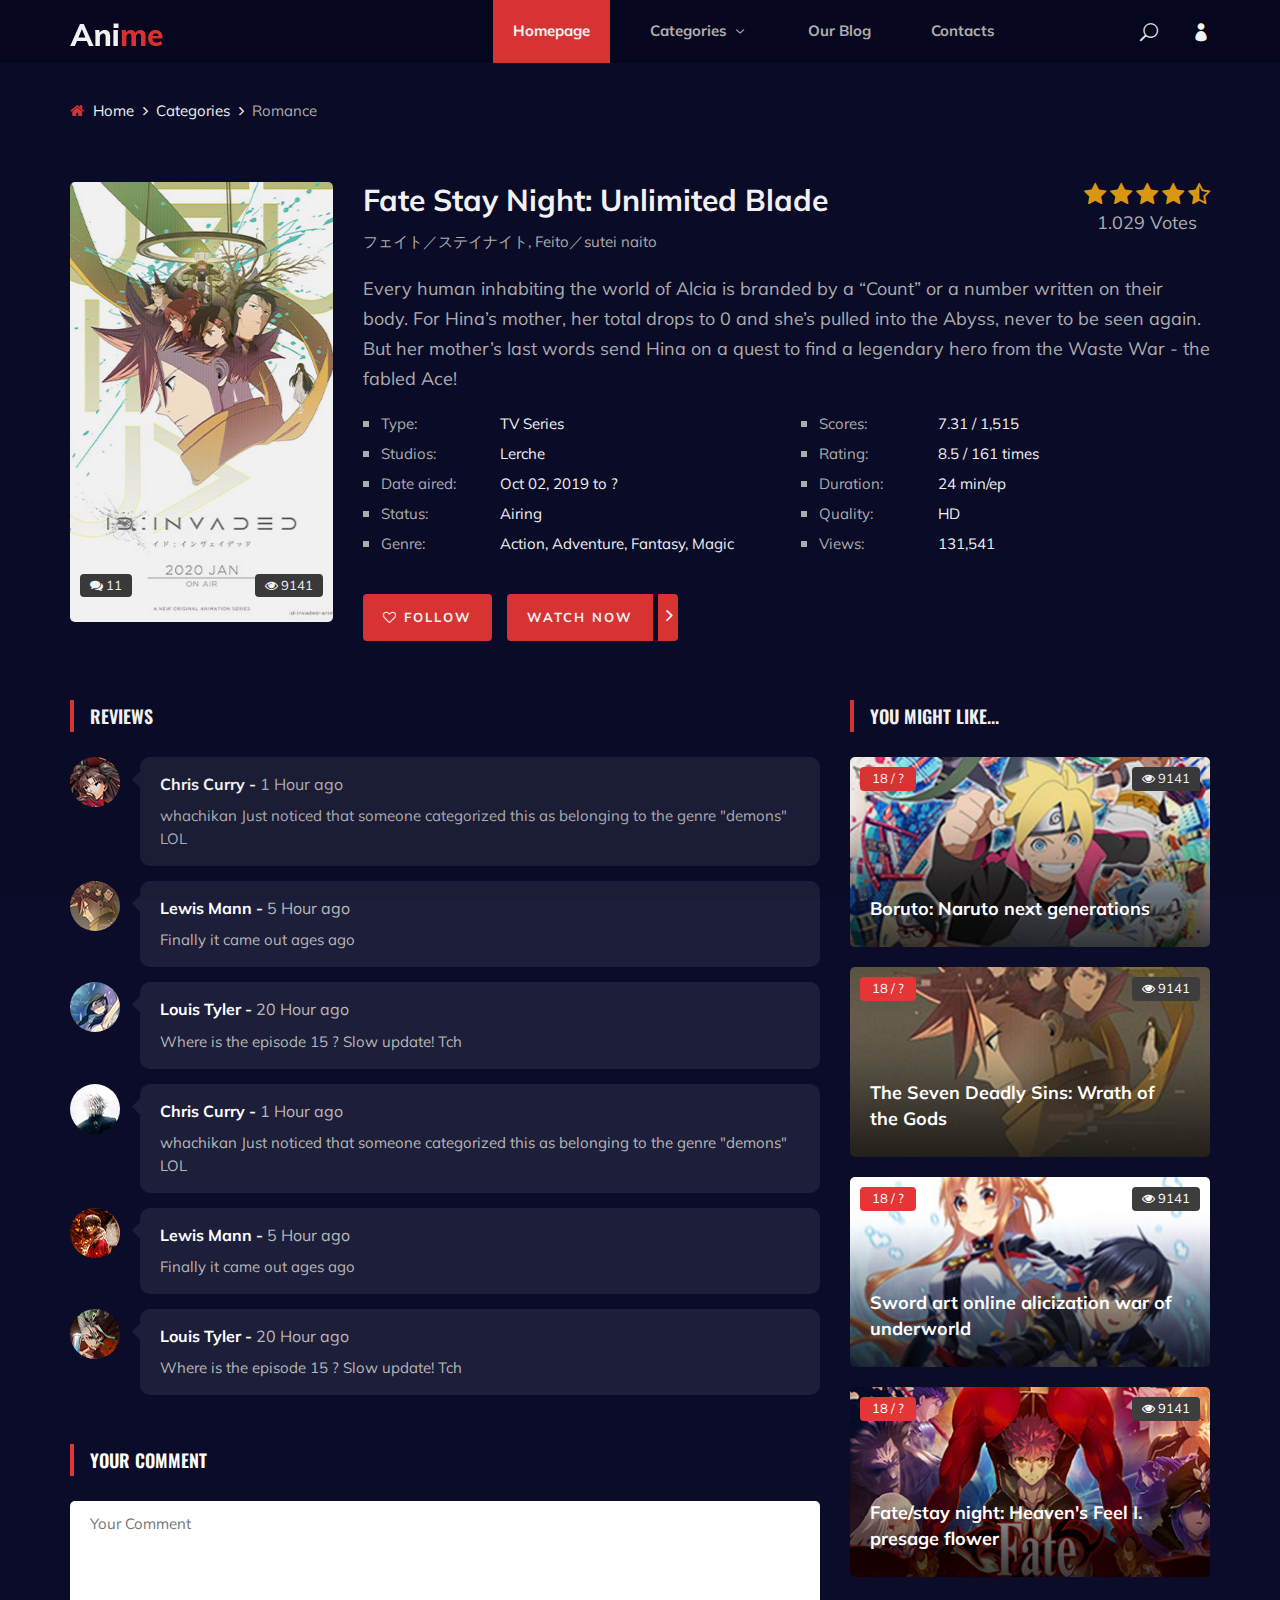
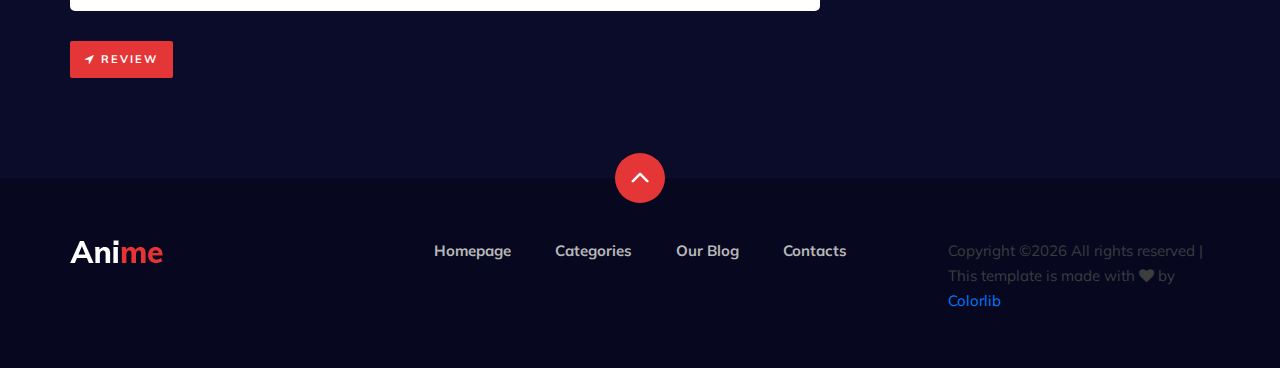
<file: anime-details.html>
<!DOCTYPE html>
<html lang="zxx">

<head>
    <meta charset="UTF-8">
    <meta name="description" content="Anime Template">
    <meta name="keywords" content="Anime, unica, creative, html">
    <meta name="viewport" content="width=device-width, initial-scale=1.0">
    <meta http-equiv="X-UA-Compatible" content="ie=edge">
    <title>Anime | Template</title>

    <!-- Google Font -->
    <link href="https://fonts.googleapis.com/css2?family=Oswald:wght@300;400;500;600;700&display=swap" rel="stylesheet">
    <link href="https://fonts.googleapis.com/css2?family=Mulish:wght@300;400;500;600;700;800;900&display=swap"
    rel="stylesheet">

    <!-- Css Styles -->
    <link rel="stylesheet" href="css/bootstrap.min.css" type="text/css">
    <link rel="stylesheet" href="css/font-awesome.min.css" type="text/css">
    <link rel="stylesheet" href="css/elegant-icons.css" type="text/css">
    <link rel="stylesheet" href="css/plyr.css" type="text/css">
    <link rel="stylesheet" href="css/nice-select.css" type="text/css">
    <link rel="stylesheet" href="css/owl.carousel.min.css" type="text/css">
    <link rel="stylesheet" href="css/slicknav.min.css" type="text/css">
    <link rel="stylesheet" href="css/style.css" type="text/css">
</head>

<body>
    <!-- Page Preloder -->
    <div id="preloder">
        <div class="loader"></div>
    </div>

    <!-- Header Section Begin -->
    <header class="header">
        <div class="container">
            <div class="row">
                <div class="col-lg-2">
                    <div class="header__logo">
                        <a href="./index.html">
                            <img src="img/logo.png" alt="">
                        </a>
                    </div>
                </div>
                <div class="col-lg-8">
                    <div class="header__nav">
                        <nav class="header__menu mobile-menu">
                            <ul>
                                <li class="active"><a href="./index.html">Homepage</a></li>
                                <li><a href="./categories.html">Categories <span class="arrow_carrot-down"></span></a>
                                    <ul class="dropdown">
                                        <li><a href="./categories.html">Categories</a></li>
                                        <li><a href="./anime-details.html">Anime Details</a></li>
                                        <li><a href="./anime-watching.html">Anime Watching</a></li>
                                        <li><a href="./blog-details.html">Blog Details</a></li>
                                        <li><a href="./signup.html">Sign Up</a></li>
                                        <li><a href="./login.html">Login</a></li>
                                    </ul>
                                </li>
                                <li><a href="./blog.html">Our Blog</a></li>
                                <li><a href="#">Contacts</a></li>
                            </ul>
                        </nav>
                    </div>
                </div>
                <div class="col-lg-2">
                    <div class="header__right">
                        <a href="#" class="search-switch"><span class="icon_search"></span></a>
                        <a href="./login.html"><span class="icon_profile"></span></a>
                    </div>
                </div>
            </div>
            <div id="mobile-menu-wrap"></div>
        </div>
    </header>
    <!-- Header End -->

    <!-- Breadcrumb Begin -->
    <div class="breadcrumb-option">
        <div class="container">
            <div class="row">
                <div class="col-lg-12">
                    <div class="breadcrumb__links">
                        <a href="./index.html"><i class="fa fa-home"></i> Home</a>
                        <a href="./categories.html">Categories</a>
                        <span>Romance</span>
                    </div>
                </div>
            </div>
        </div>
    </div>
    <!-- Breadcrumb End -->

    <!-- Anime Section Begin -->
    <section class="anime-details spad">
        <div class="container">
            <div class="anime__details__content">
                <div class="row">
                    <div class="col-lg-3">
                        <div class="anime__details__pic set-bg" data-setbg="img/anime/details-pic.jpg">
                            <div class="comment"><i class="fa fa-comments"></i> 11</div>
                            <div class="view"><i class="fa fa-eye"></i> 9141</div>
                        </div>
                    </div>
                    <div class="col-lg-9">
                        <div class="anime__details__text">
                            <div class="anime__details__title">
                                <h3>Fate Stay Night: Unlimited Blade</h3>
                                <span>フェイト／ステイナイト, Feito／sutei naito</span>
                            </div>
                            <div class="anime__details__rating">
                                <div class="rating">
                                    <a href="#"><i class="fa fa-star"></i></a>
                                    <a href="#"><i class="fa fa-star"></i></a>
                                    <a href="#"><i class="fa fa-star"></i></a>
                                    <a href="#"><i class="fa fa-star"></i></a>
                                    <a href="#"><i class="fa fa-star-half-o"></i></a>
                                </div>
                                <span>1.029 Votes</span>
                            </div>
                            <p>Every human inhabiting the world of Alcia is branded by a “Count” or a number written on
                                their body. For Hina’s mother, her total drops to 0 and she’s pulled into the Abyss,
                                never to be seen again. But her mother’s last words send Hina on a quest to find a
                            legendary hero from the Waste War - the fabled Ace!</p>
                            <div class="anime__details__widget">
                                <div class="row">
                                    <div class="col-lg-6 col-md-6">
                                        <ul>
                                            <li><span>Type:</span> TV Series</li>
                                            <li><span>Studios:</span> Lerche</li>
                                            <li><span>Date aired:</span> Oct 02, 2019 to ?</li>
                                            <li><span>Status:</span> Airing</li>
                                            <li><span>Genre:</span> Action, Adventure, Fantasy, Magic</li>
                                        </ul>
                                    </div>
                                    <div class="col-lg-6 col-md-6">
                                        <ul>
                                            <li><span>Scores:</span> 7.31 / 1,515</li>
                                            <li><span>Rating:</span> 8.5 / 161 times</li>
                                            <li><span>Duration:</span> 24 min/ep</li>
                                            <li><span>Quality:</span> HD</li>
                                            <li><span>Views:</span> 131,541</li>
                                        </ul>
                                    </div>
                                </div>
                            </div>
                            <div class="anime__details__btn">
                                <a href="#" class="follow-btn"><i class="fa fa-heart-o"></i> Follow</a>
                                <a href="#" class="watch-btn"><span>Watch Now</span> <i
                                    class="fa fa-angle-right"></i></a>
                                </div>
                            </div>
                        </div>
                    </div>
                </div>
                <div class="row">
                    <div class="col-lg-8 col-md-8">
                        <div class="anime__details__review">
                            <div class="section-title">
                                <h5>Reviews</h5>
                            </div>
                            <div class="anime__review__item">
                                <div class="anime__review__item__pic">
                                    <img src="img/anime/review-1.jpg" alt="">
                                </div>
                                <div class="anime__review__item__text">
                                    <h6>Chris Curry - <span>1 Hour ago</span></h6>
                                    <p>whachikan Just noticed that someone categorized this as belonging to the genre
                                    "demons" LOL</p>
                                </div>
                            </div>
                            <div class="anime__review__item">
                                <div class="anime__review__item__pic">
                                    <img src="img/anime/review-2.jpg" alt="">
                                </div>
                                <div class="anime__review__item__text">
                                    <h6>Lewis Mann - <span>5 Hour ago</span></h6>
                                    <p>Finally it came out ages ago</p>
                                </div>
                            </div>
                            <div class="anime__review__item">
                                <div class="anime__review__item__pic">
                                    <img src="img/anime/review-3.jpg" alt="">
                                </div>
                                <div class="anime__review__item__text">
                                    <h6>Louis Tyler - <span>20 Hour ago</span></h6>
                                    <p>Where is the episode 15 ? Slow update! Tch</p>
                                </div>
                            </div>
                            <div class="anime__review__item">
                                <div class="anime__review__item__pic">
                                    <img src="img/anime/review-4.jpg" alt="">
                                </div>
                                <div class="anime__review__item__text">
                                    <h6>Chris Curry - <span>1 Hour ago</span></h6>
                                    <p>whachikan Just noticed that someone categorized this as belonging to the genre
                                    "demons" LOL</p>
                                </div>
                            </div>
                            <div class="anime__review__item">
                                <div class="anime__review__item__pic">
                                    <img src="img/anime/review-5.jpg" alt="">
                                </div>
                                <div class="anime__review__item__text">
                                    <h6>Lewis Mann - <span>5 Hour ago</span></h6>
                                    <p>Finally it came out ages ago</p>
                                </div>
                            </div>
                            <div class="anime__review__item">
                                <div class="anime__review__item__pic">
                                    <img src="img/anime/review-6.jpg" alt="">
                                </div>
                                <div class="anime__review__item__text">
                                    <h6>Louis Tyler - <span>20 Hour ago</span></h6>
                                    <p>Where is the episode 15 ? Slow update! Tch</p>
                                </div>
                            </div>
                        </div>
                        <div class="anime__details__form">
                            <div class="section-title">
                                <h5>Your Comment</h5>
                            </div>
                            <form action="#">
                                <textarea placeholder="Your Comment"></textarea>
                                <button type="submit"><i class="fa fa-location-arrow"></i> Review</button>
                            </form>
                        </div>
                    </div>
                    <div class="col-lg-4 col-md-4">
                        <div class="anime__details__sidebar">
                            <div class="section-title">
                                <h5>you might like...</h5>
                            </div>
                            <div class="product__sidebar__view__item set-bg" data-setbg="img/sidebar/tv-1.jpg">
                                <div class="ep">18 / ?</div>
                                <div class="view"><i class="fa fa-eye"></i> 9141</div>
                                <h5><a href="#">Boruto: Naruto next generations</a></h5>
                            </div>
                            <div class="product__sidebar__view__item set-bg" data-setbg="img/sidebar/tv-2.jpg">
                                <div class="ep">18 / ?</div>
                                <div class="view"><i class="fa fa-eye"></i> 9141</div>
                                <h5><a href="#">The Seven Deadly Sins: Wrath of the Gods</a></h5>
                            </div>
                            <div class="product__sidebar__view__item set-bg" data-setbg="img/sidebar/tv-3.jpg">
                                <div class="ep">18 / ?</div>
                                <div class="view"><i class="fa fa-eye"></i> 9141</div>
                                <h5><a href="#">Sword art online alicization war of underworld</a></h5>
                            </div>
                            <div class="product__sidebar__view__item set-bg" data-setbg="img/sidebar/tv-4.jpg">
                                <div class="ep">18 / ?</div>
                                <div class="view"><i class="fa fa-eye"></i> 9141</div>
                                <h5><a href="#">Fate/stay night: Heaven's Feel I. presage flower</a></h5>
                            </div>
                        </div>
                    </div>
                </div>
            </div>
        </section>
        <!-- Anime Section End -->

        <!-- Footer Section Begin -->
        <footer class="footer">
            <div class="page-up">
                <a href="#" id="scrollToTopButton"><span class="arrow_carrot-up"></span></a>
            </div>
            <div class="container">
                <div class="row">
                    <div class="col-lg-3">
                        <div class="footer__logo">
                            <a href="./index.html"><img src="img/logo.png" alt=""></a>
                        </div>
                    </div>
                    <div class="col-lg-6">
                        <div class="footer__nav">
                            <ul>
                                <li class="active"><a href="./index.html">Homepage</a></li>
                                <li><a href="./categories.html">Categories</a></li>
                                <li><a href="./blog.html">Our Blog</a></li>
                                <li><a href="#">Contacts</a></li>
                            </ul>
                        </div>
                    </div>
                    <div class="col-lg-3">
                        <p><!-- Link back to Colorlib can't be removed. Template is licensed under CC BY 3.0. -->
                          Copyright &copy;<script>document.write(new Date().getFullYear());</script> All rights reserved | This template is made with <i class="fa fa-heart" aria-hidden="true"></i> by <a href="https://colorlib.com" target="_blank">Colorlib</a>
                          <!-- Link back to Colorlib can't be removed. Template is licensed under CC BY 3.0. --></p>

                      </div>
                  </div>
              </div>
          </footer>
          <!-- Footer Section End -->

          <!-- Search model Begin -->
          <div class="search-model">
            <div class="h-100 d-flex align-items-center justify-content-center">
                <div class="search-close-switch"><i class="icon_close"></i></div>
                <form class="search-model-form">
                    <input type="text" id="search-input" placeholder="Search here.....">
                </form>
            </div>
        </div>
        <!-- Search model end -->

        <!-- Js Plugins -->
        <script src="js/jquery-3.3.1.min.js"></script>
        <script src="js/bootstrap.min.js"></script>
        <script src="js/player.js"></script>
        <script src="js/jquery.nice-select.min.js"></script>
        <script src="js/mixitup.min.js"></script>
        <script src="js/jquery.slicknav.js"></script>
        <script src="js/owl.carousel.min.js"></script>
        <script src="js/main.js"></script>

    </body>

    </html>
</file>
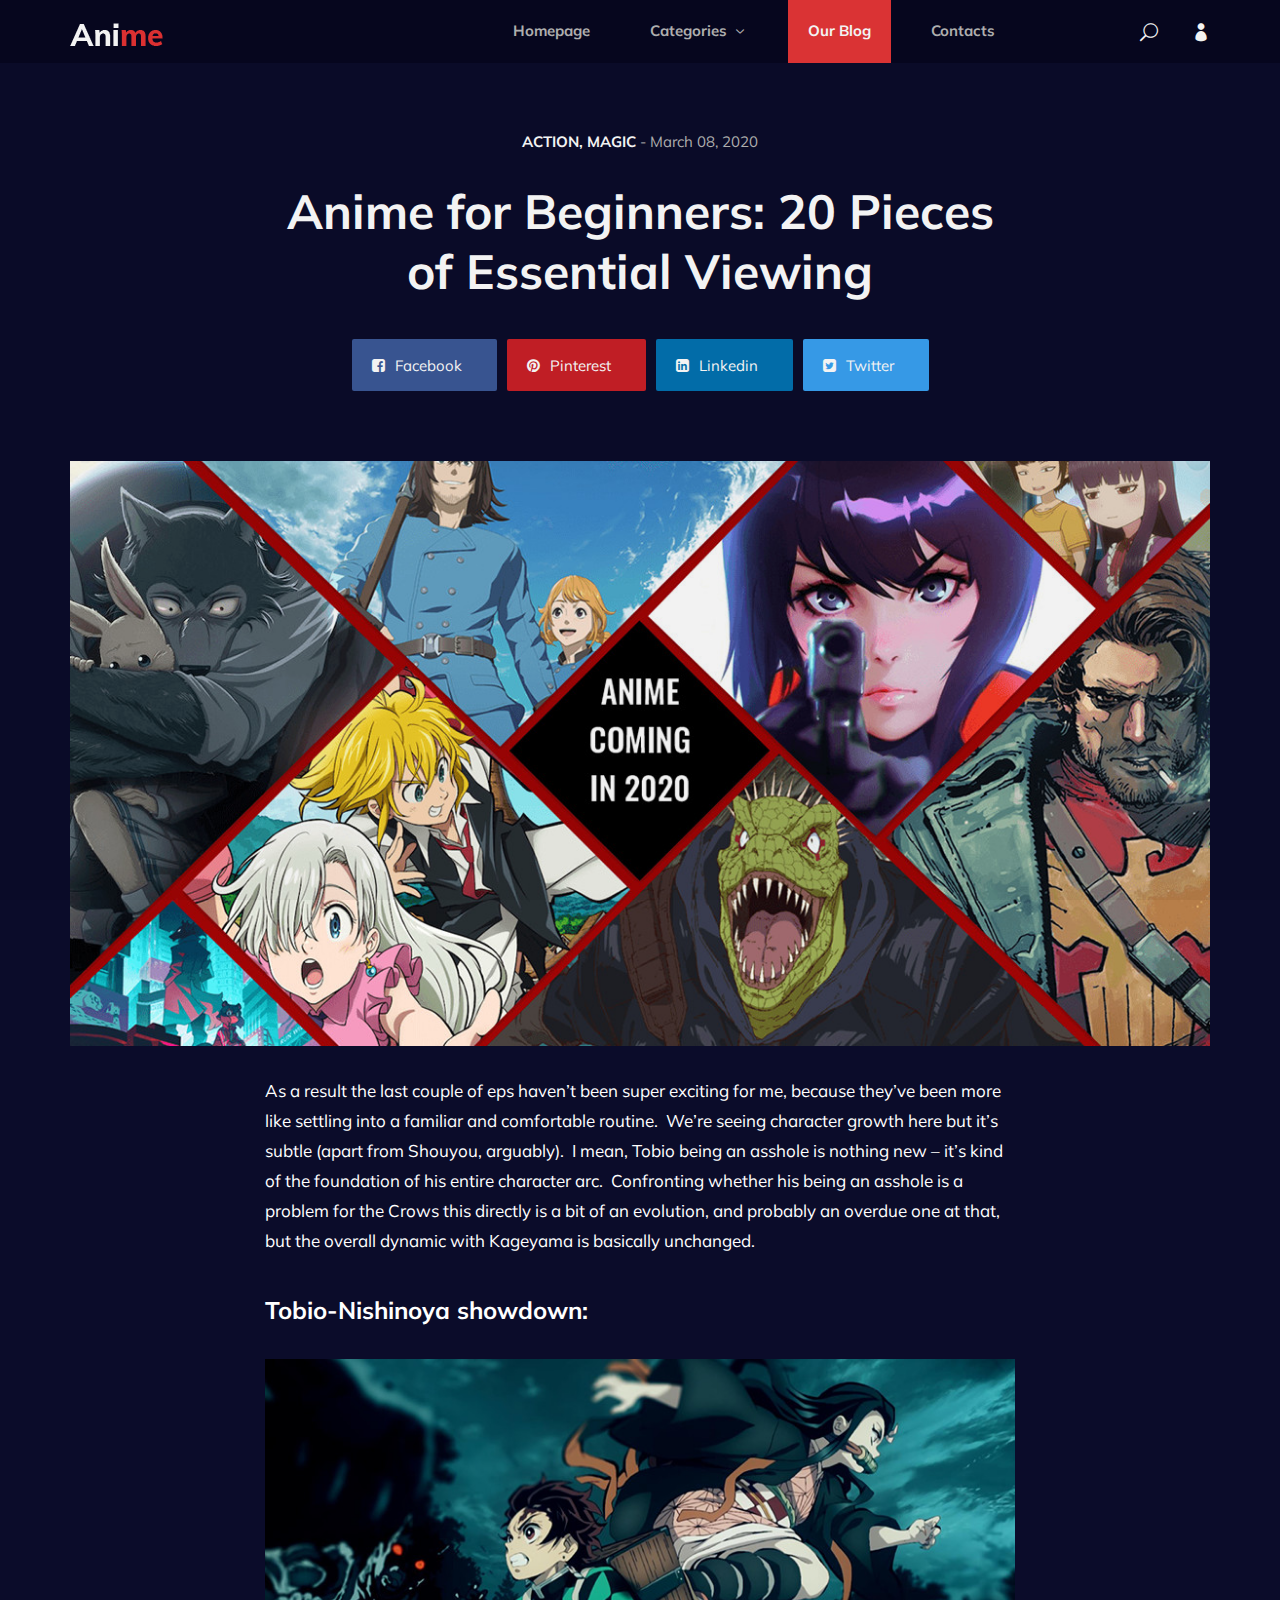
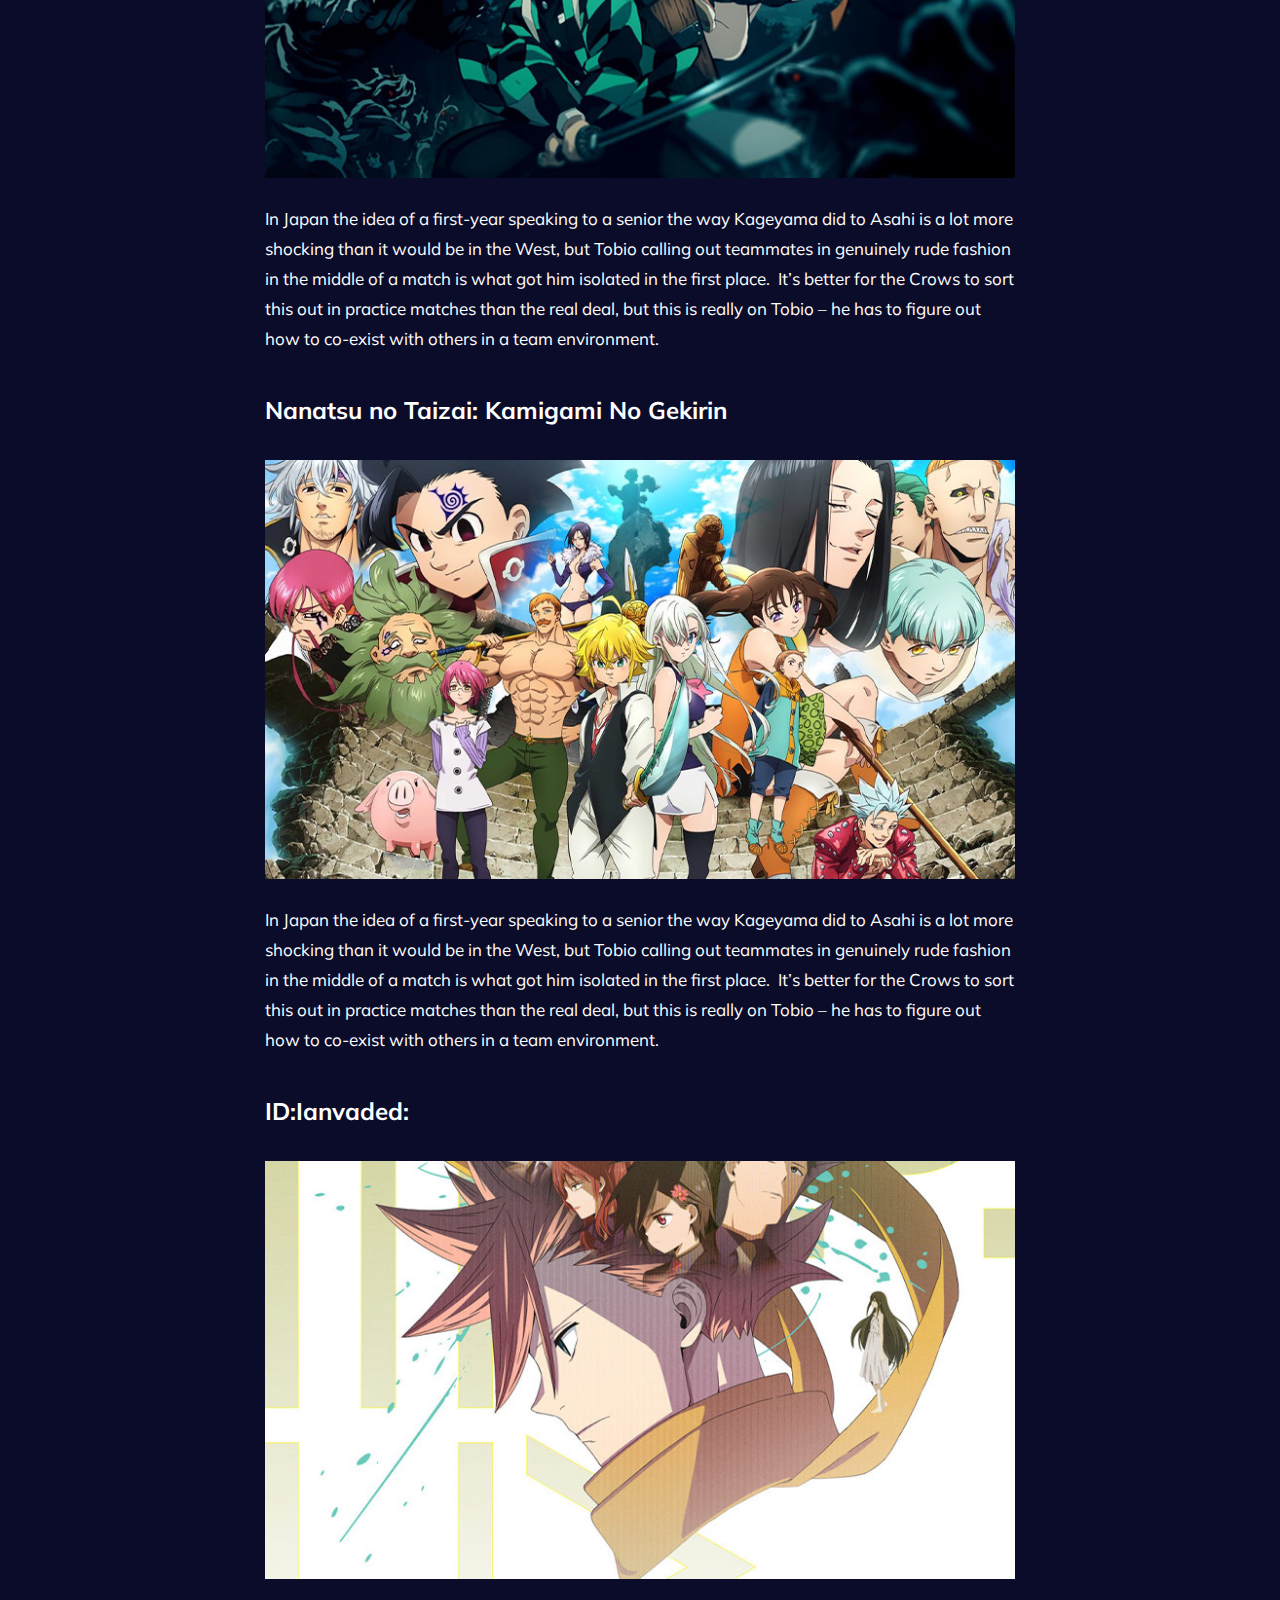
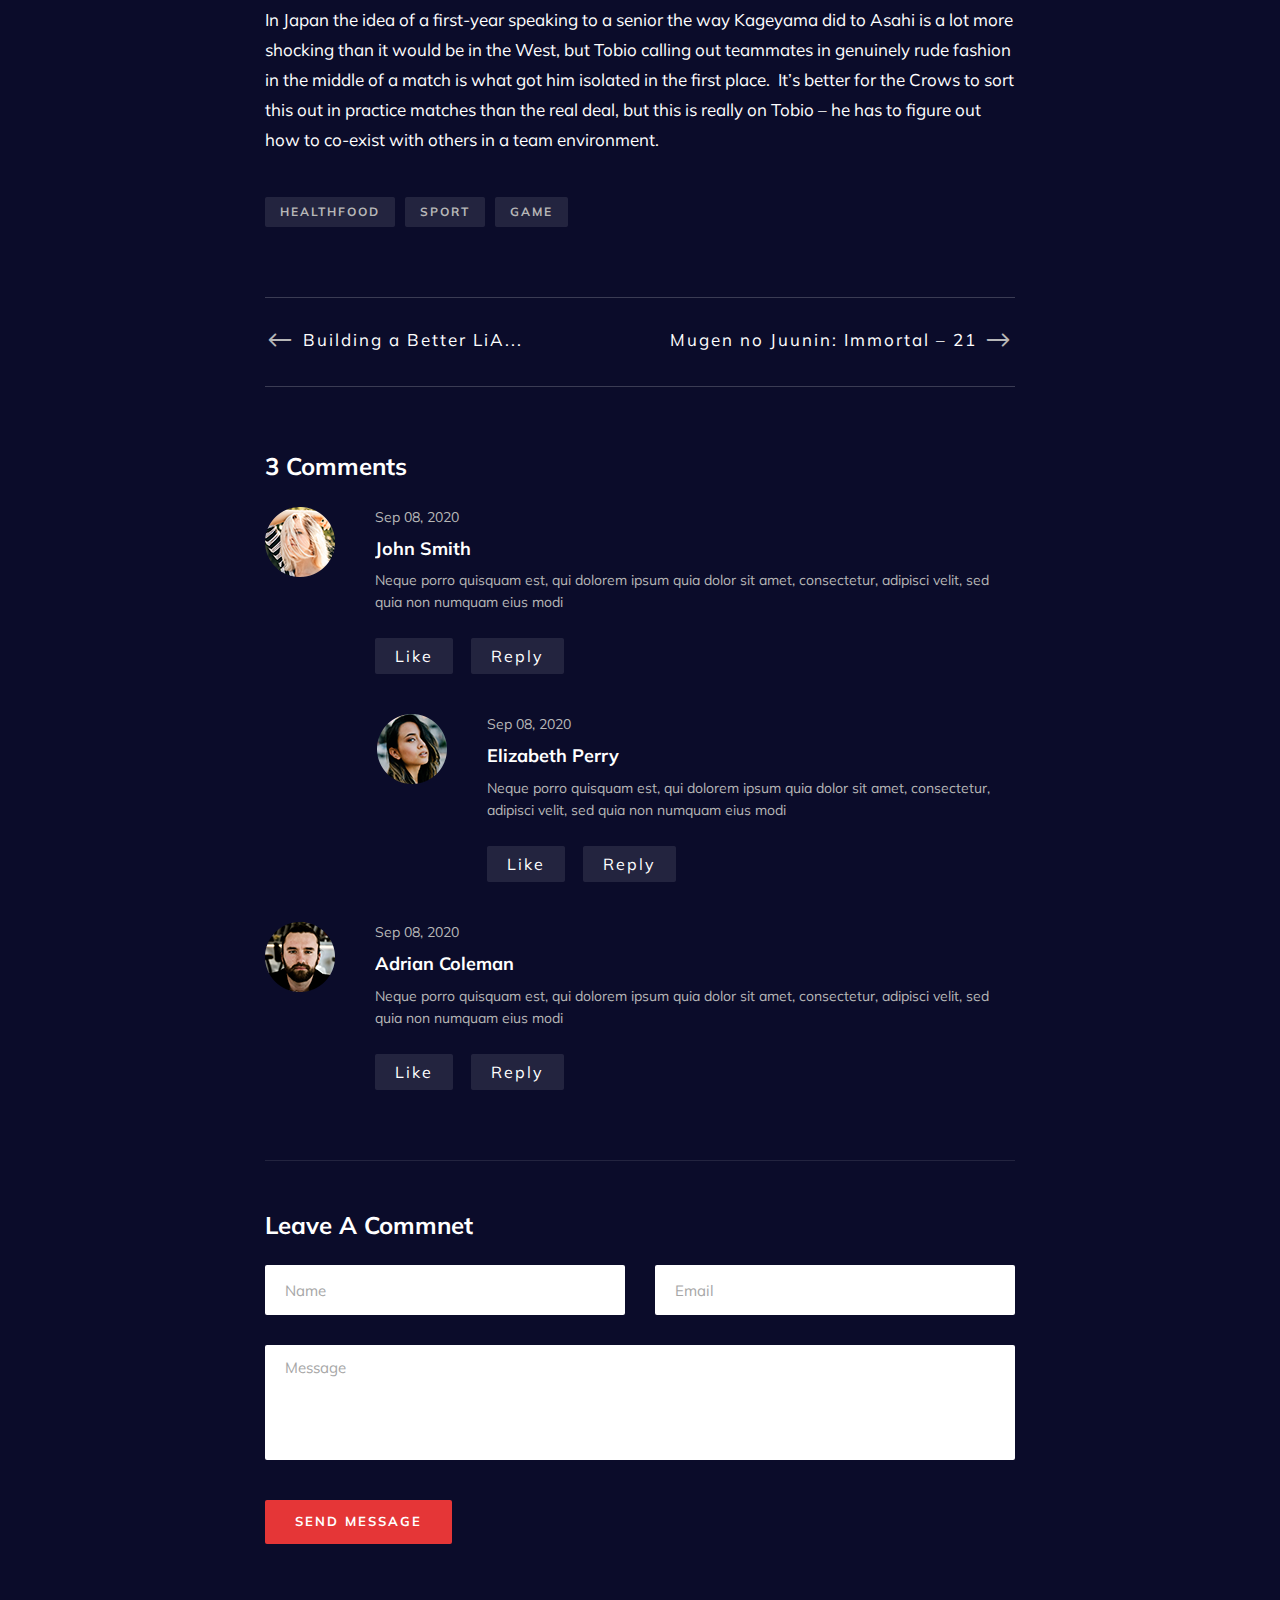
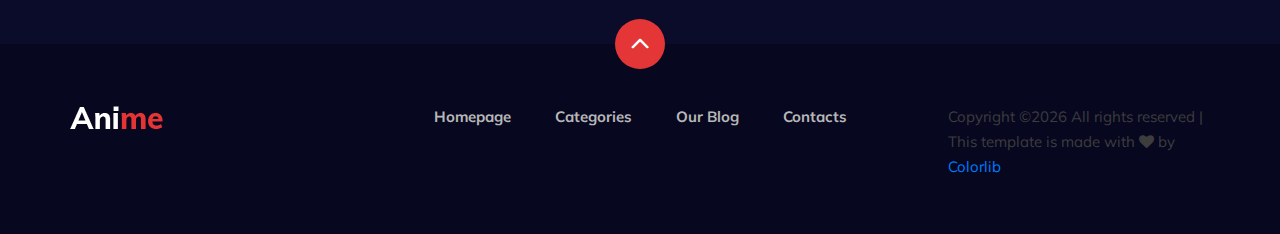
<file: blog-details.html>
<!DOCTYPE html>
<html lang="zxx">

<head>
    <meta charset="UTF-8">
    <meta name="description" content="Anime Template">
    <meta name="keywords" content="Anime, unica, creative, html">
    <meta name="viewport" content="width=device-width, initial-scale=1.0">
    <meta http-equiv="X-UA-Compatible" content="ie=edge">
    <title>Anime | Template</title>

    <!-- Google Font -->
    <link href="https://fonts.googleapis.com/css2?family=Oswald:wght@300;400;500;600;700&display=swap" rel="stylesheet">
    <link href="https://fonts.googleapis.com/css2?family=Mulish:wght@300;400;500;600;700;800;900&display=swap"
    rel="stylesheet">

    <!-- Css Styles -->
    <link rel="stylesheet" href="css/bootstrap.min.css" type="text/css">
    <link rel="stylesheet" href="css/font-awesome.min.css" type="text/css">
    <link rel="stylesheet" href="css/elegant-icons.css" type="text/css">
    <link rel="stylesheet" href="css/plyr.css" type="text/css">
    <link rel="stylesheet" href="css/nice-select.css" type="text/css">
    <link rel="stylesheet" href="css/owl.carousel.min.css" type="text/css">
    <link rel="stylesheet" href="css/slicknav.min.css" type="text/css">
    <link rel="stylesheet" href="css/style.css" type="text/css">
</head>

<body>
    <!-- Page Preloder -->
    <div id="preloder">
        <div class="loader"></div>
    </div>

    <!-- Header Section Begin -->
    <header class="header">
        <div class="container">
            <div class="row">
                <div class="col-lg-2">
                    <div class="header__logo">
                        <a href="./index.html">
                            <img src="img/logo.png" alt="">
                        </a>
                    </div>
                </div>
                <div class="col-lg-8">
                    <div class="header__nav">
                        <nav class="header__menu mobile-menu">
                            <ul>
                                <li><a href="./index.html">Homepage</a></li>
                                <li><a href="./categories.html">Categories <span class="arrow_carrot-down"></span></a>
                                    <ul class="dropdown">
                                        <li><a href="./categories.html">Categories</a></li>
                                        <li><a href="./anime-details.html">Anime Details</a></li>
                                        <li><a href="./anime-watching.html">Anime Watching</a></li>
                                        <li><a href="./blog-details.html">Blog Details</a></li>
                                        <li><a href="./signup.html">Sign Up</a></li>
                                        <li><a href="./login.html">Login</a></li>
                                    </ul>
                                </li>
                                <li class="active"><a href="./blog.html">Our Blog</a></li>
                                <li><a href="#">Contacts</a></li>
                            </ul>
                        </nav>
                    </div>
                </div>
                <div class="col-lg-2">
                    <div class="header__right">
                        <a href="#" class="search-switch"><span class="icon_search"></span></a>
                        <a href="./login.html"><span class="icon_profile"></span></a>
                    </div>
                </div>
            </div>
            <div id="mobile-menu-wrap"></div>
        </div>
    </header>
    <!-- Header End -->

    <!-- Blog Details Section Begin -->
    <section class="blog-details spad">
        <div class="container">
            <div class="row d-flex justify-content-center">
                <div class="col-lg-8">
                    <div class="blog__details__title">
                        <h6>Action, Magic <span>- March 08, 2020</span></h6>
                        <h2>Anime for Beginners: 20 Pieces of Essential Viewing</h2>
                        <div class="blog__details__social">
                            <a href="#" class="facebook"><i class="fa fa-facebook-square"></i> Facebook</a>
                            <a href="#" class="pinterest"><i class="fa fa-pinterest"></i> Pinterest</a>
                            <a href="#" class="linkedin"><i class="fa fa-linkedin-square"></i> Linkedin</a>
                            <a href="#" class="twitter"><i class="fa fa-twitter-square"></i> Twitter</a>
                        </div>
                    </div>
                </div>
                <div class="col-lg-12">
                    <div class="blog__details__pic">
                        <img src="img/blog/details/blog-details-pic.jpg" alt="">
                    </div>
                </div>
                <div class="col-lg-8">
                    <div class="blog__details__content">
                        <div class="blog__details__text">
                            <p>As a result the last couple of eps haven’t been super exciting for me, because they’ve
                                been more like settling into a familiar and comfortable routine.  We’re seeing character
                                growth here but it’s subtle (apart from Shouyou, arguably).  I mean, Tobio being an
                                asshole is nothing new – it’s kind of the foundation of his entire character arc. 
                                Confronting whether his being an asshole is a problem for the Crows this directly is a
                                bit of an evolution, and probably an overdue one at that, but the overall dynamic with
                            Kageyama is basically unchanged.</p>
                        </div>
                        <div class="blog__details__item__text">
                            <h4>Tobio-Nishinoya showdown:</h4>
                            <img src="img/blog/details/bd-item-1.jpg" alt="">
                            <p>In Japan the idea of a first-year speaking to a senior the way Kageyama did to Asahi is a
                                lot more shocking than it would be in the West, but Tobio calling out teammates in
                                genuinely rude fashion in the middle of a match is what got him isolated in the first
                                place.  It’s better for the Crows to sort this out in practice matches than the real
                                deal, but this is really on Tobio – he has to figure out how to co-exist with others in
                            a team environment.</p>
                        </div>
                        <div class="blog__details__item__text">
                            <h4>Nanatsu no Taizai: Kamigami No Gekirin</h4>
                            <img src="img/blog/details/bd-item-2.jpg" alt="">
                            <p>In Japan the idea of a first-year speaking to a senior the way Kageyama did to Asahi is a
                                lot more shocking than it would be in the West, but Tobio calling out teammates in
                                genuinely rude fashion in the middle of a match is what got him isolated in the first
                                place.  It’s better for the Crows to sort this out in practice matches than the real
                                deal, but this is really on Tobio – he has to figure out how to co-exist with others in
                            a team environment.</p>
                        </div>
                        <div class="blog__details__item__text">
                            <h4>ID:Ianvaded:</h4>
                            <img src="img/blog/details/bd-item-3.jpg" alt="">
                            <p>In Japan the idea of a first-year speaking to a senior the way Kageyama did to Asahi is a
                                lot more shocking than it would be in the West, but Tobio calling out teammates in
                                genuinely rude fashion in the middle of a match is what got him isolated in the first
                                place.  It’s better for the Crows to sort this out in practice matches than the real
                                deal, but this is really on Tobio – he has to figure out how to co-exist with others in
                            a team environment.</p>
                        </div>
                        <div class="blog__details__tags">
                            <a href="#">Healthfood</a>
                            <a href="#">Sport</a>
                            <a href="#">Game</a>
                        </div>
                        <div class="blog__details__btns">
                            <div class="row">
                                <div class="col-lg-6">
                                    <div class="blog__details__btns__item">
                                        <h5><a href="#"><span class="arrow_left"></span> Building a Better LiA...</a>
                                        </h5>
                                    </div>
                                </div>
                                <div class="col-lg-6">
                                    <div class="blog__details__btns__item next__btn">
                                        <h5><a href="#">Mugen no Juunin: Immortal – 21 <span
                                            class="arrow_right"></span></a></h5>
                                        </div>
                                    </div>
                                </div>
                            </div>
                            <div class="blog__details__comment">
                                <h4>3 Comments</h4>
                                <div class="blog__details__comment__item">
                                    <div class="blog__details__comment__item__pic">
                                        <img src="img/blog/details/comment-1.png" alt="">
                                    </div>
                                    <div class="blog__details__comment__item__text">
                                        <span>Sep 08, 2020</span>
                                        <h5>John Smith</h5>
                                        <p>Neque porro quisquam est, qui dolorem ipsum quia dolor sit amet, consectetur,
                                        adipisci velit, sed quia non numquam eius modi</p>
                                        <a href="#">Like</a>
                                        <a href="#">Reply</a>
                                    </div>
                                </div>
                                <div class="blog__details__comment__item blog__details__comment__item--reply">
                                    <div class="blog__details__comment__item__pic">
                                        <img src="img/blog/details/comment-2.png" alt="">
                                    </div>
                                    <div class="blog__details__comment__item__text">
                                        <span>Sep 08, 2020</span>
                                        <h5>Elizabeth Perry</h5>
                                        <p>Neque porro quisquam est, qui dolorem ipsum quia dolor sit amet, consectetur,
                                        adipisci velit, sed quia non numquam eius modi</p>
                                        <a href="#">Like</a>
                                        <a href="#">Reply</a>
                                    </div>
                                </div>
                                <div class="blog__details__comment__item">
                                    <div class="blog__details__comment__item__pic">
                                        <img src="img/blog/details/comment-3.png" alt="">
                                    </div>
                                    <div class="blog__details__comment__item__text">
                                        <span>Sep 08, 2020</span>
                                        <h5>Adrian Coleman</h5>
                                        <p>Neque porro quisquam est, qui dolorem ipsum quia dolor sit amet, consectetur,
                                        adipisci velit, sed quia non numquam eius modi</p>
                                        <a href="#">Like</a>
                                        <a href="#">Reply</a>
                                    </div>
                                </div>
                            </div>
                            <div class="blog__details__form">
                                <h4>Leave A Commnet</h4>
                                <form action="#">
                                    <div class="row">
                                        <div class="col-lg-6 col-md-6 col-sm-6">
                                            <input type="text" placeholder="Name">
                                        </div>
                                        <div class="col-lg-6 col-md-6 col-sm-6">
                                            <input type="text" placeholder="Email">
                                        </div>
                                        <div class="col-lg-12">
                                            <textarea placeholder="Message"></textarea>
                                            <button type="submit" class="site-btn">Send Message</button>
                                        </div>
                                    </div>
                                </form>
                            </div>
                        </div>
                    </div>
                </div>
            </div>
        </section>
        <!-- Blog Details Section End -->

        <!-- Footer Section Begin -->
        <footer class="footer">
            <div class="page-up">
                <a href="#" id="scrollToTopButton"><span class="arrow_carrot-up"></span></a>
            </div>
            <div class="container">
                <div class="row">
                    <div class="col-lg-3">
                        <div class="footer__logo">
                            <a href="./index.html"><img src="img/logo.png" alt=""></a>
                        </div>
                    </div>
                    <div class="col-lg-6">
                        <div class="footer__nav">
                            <ul>
                                <li class="active"><a href="./index.html">Homepage</a></li>
                                <li><a href="./categories.html">Categories</a></li>
                                <li><a href="./blog.html">Our Blog</a></li>
                                <li><a href="#">Contacts</a></li>
                            </ul>
                        </div>
                    </div>
                    <div class="col-lg-3">
                        <p><!-- Link back to Colorlib can't be removed. Template is licensed under CC BY 3.0. -->
                          Copyright &copy;<script>document.write(new Date().getFullYear());</script> All rights reserved | This template is made with <i class="fa fa-heart" aria-hidden="true"></i> by <a href="https://colorlib.com" target="_blank">Colorlib</a>
                          <!-- Link back to Colorlib can't be removed. Template is licensed under CC BY 3.0. --></p>

                      </div>
                  </div>
              </div>
          </footer>
          <!-- Footer Section End -->

          <!-- Search model Begin -->
          <div class="search-model">
            <div class="h-100 d-flex align-items-center justify-content-center">
                <div class="search-close-switch"><i class="icon_close"></i></div>
                <form class="search-model-form">
                    <input type="text" id="search-input" placeholder="Search here.....">
                </form>
            </div>
        </div>
        <!-- Search model end -->

        <!-- Js Plugins -->
        <script src="js/jquery-3.3.1.min.js"></script>
        <script src="js/bootstrap.min.js"></script>
        <script src="js/player.js"></script>
        <script src="js/jquery.nice-select.min.js"></script>
        <script src="js/mixitup.min.js"></script>
        <script src="js/jquery.slicknav.js"></script>
        <script src="js/owl.carousel.min.js"></script>
        <script src="js/main.js"></script>

    </body>

    </html>
</file>
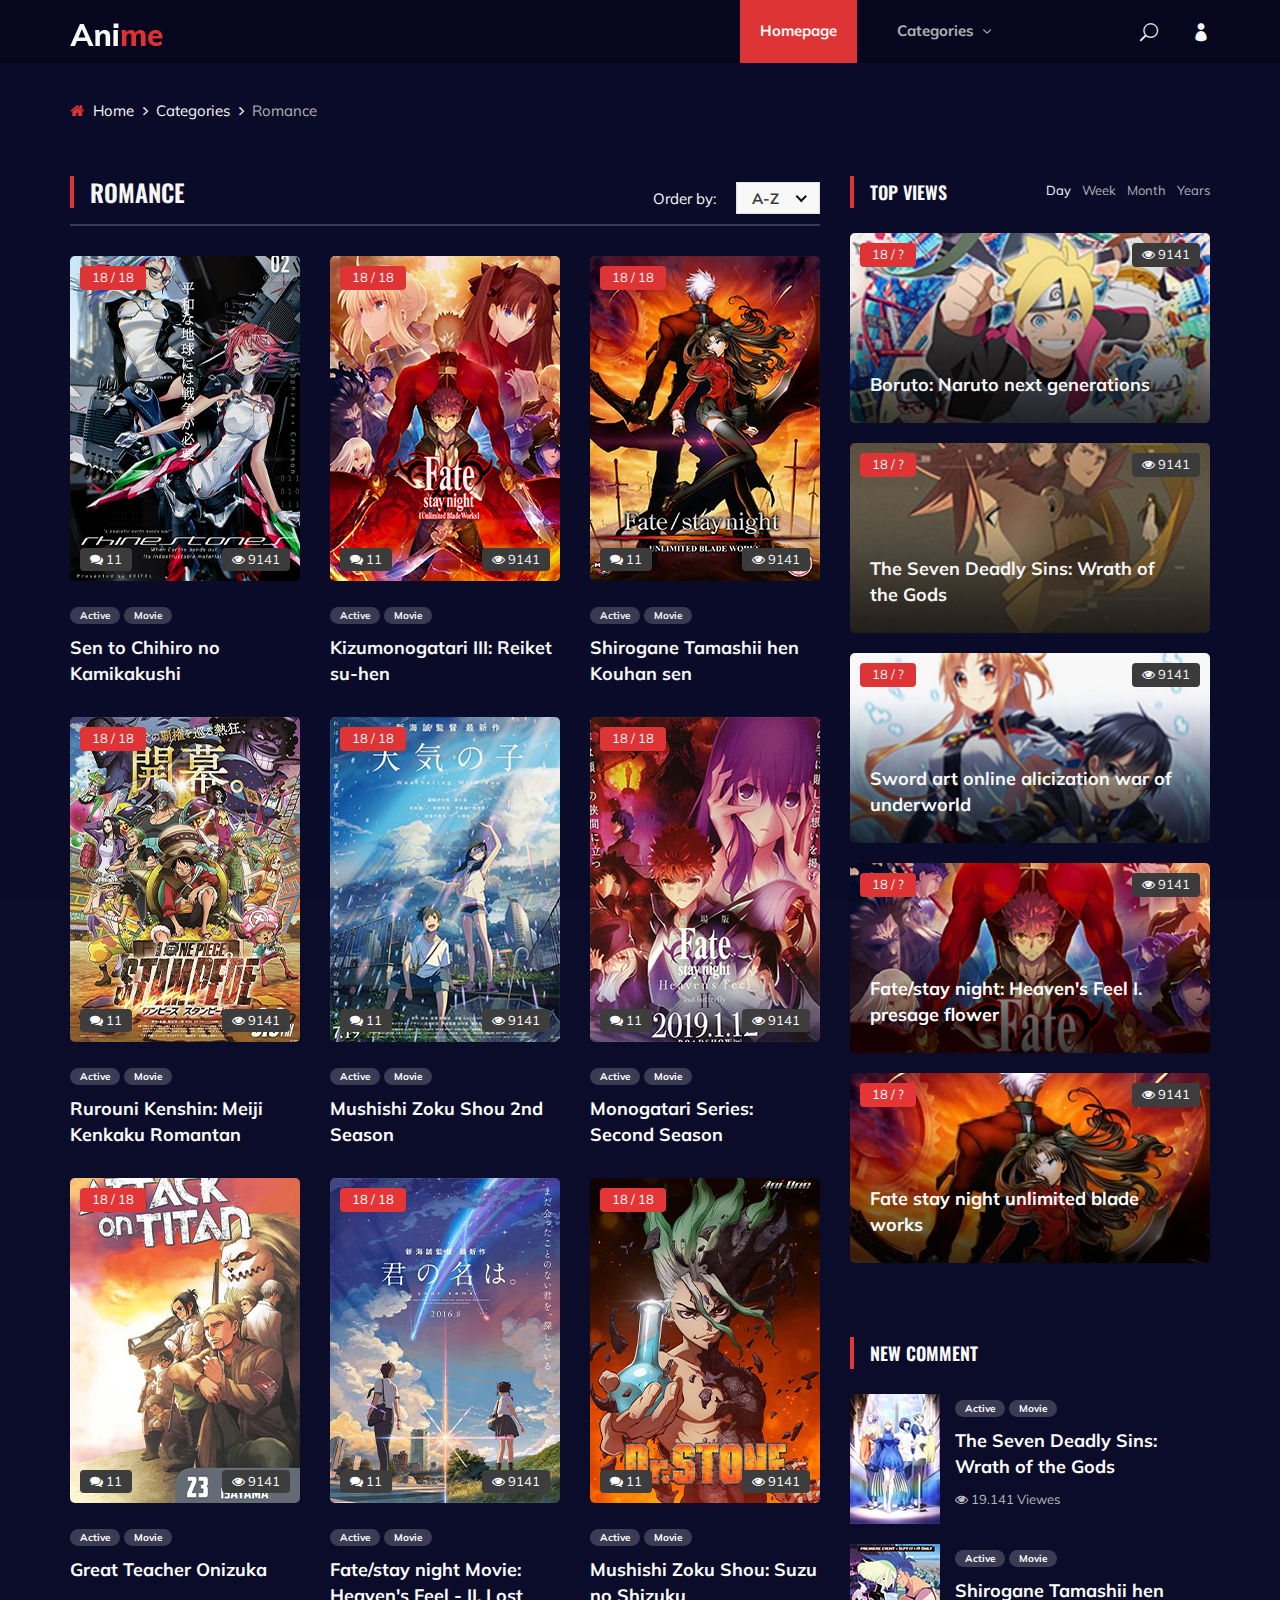
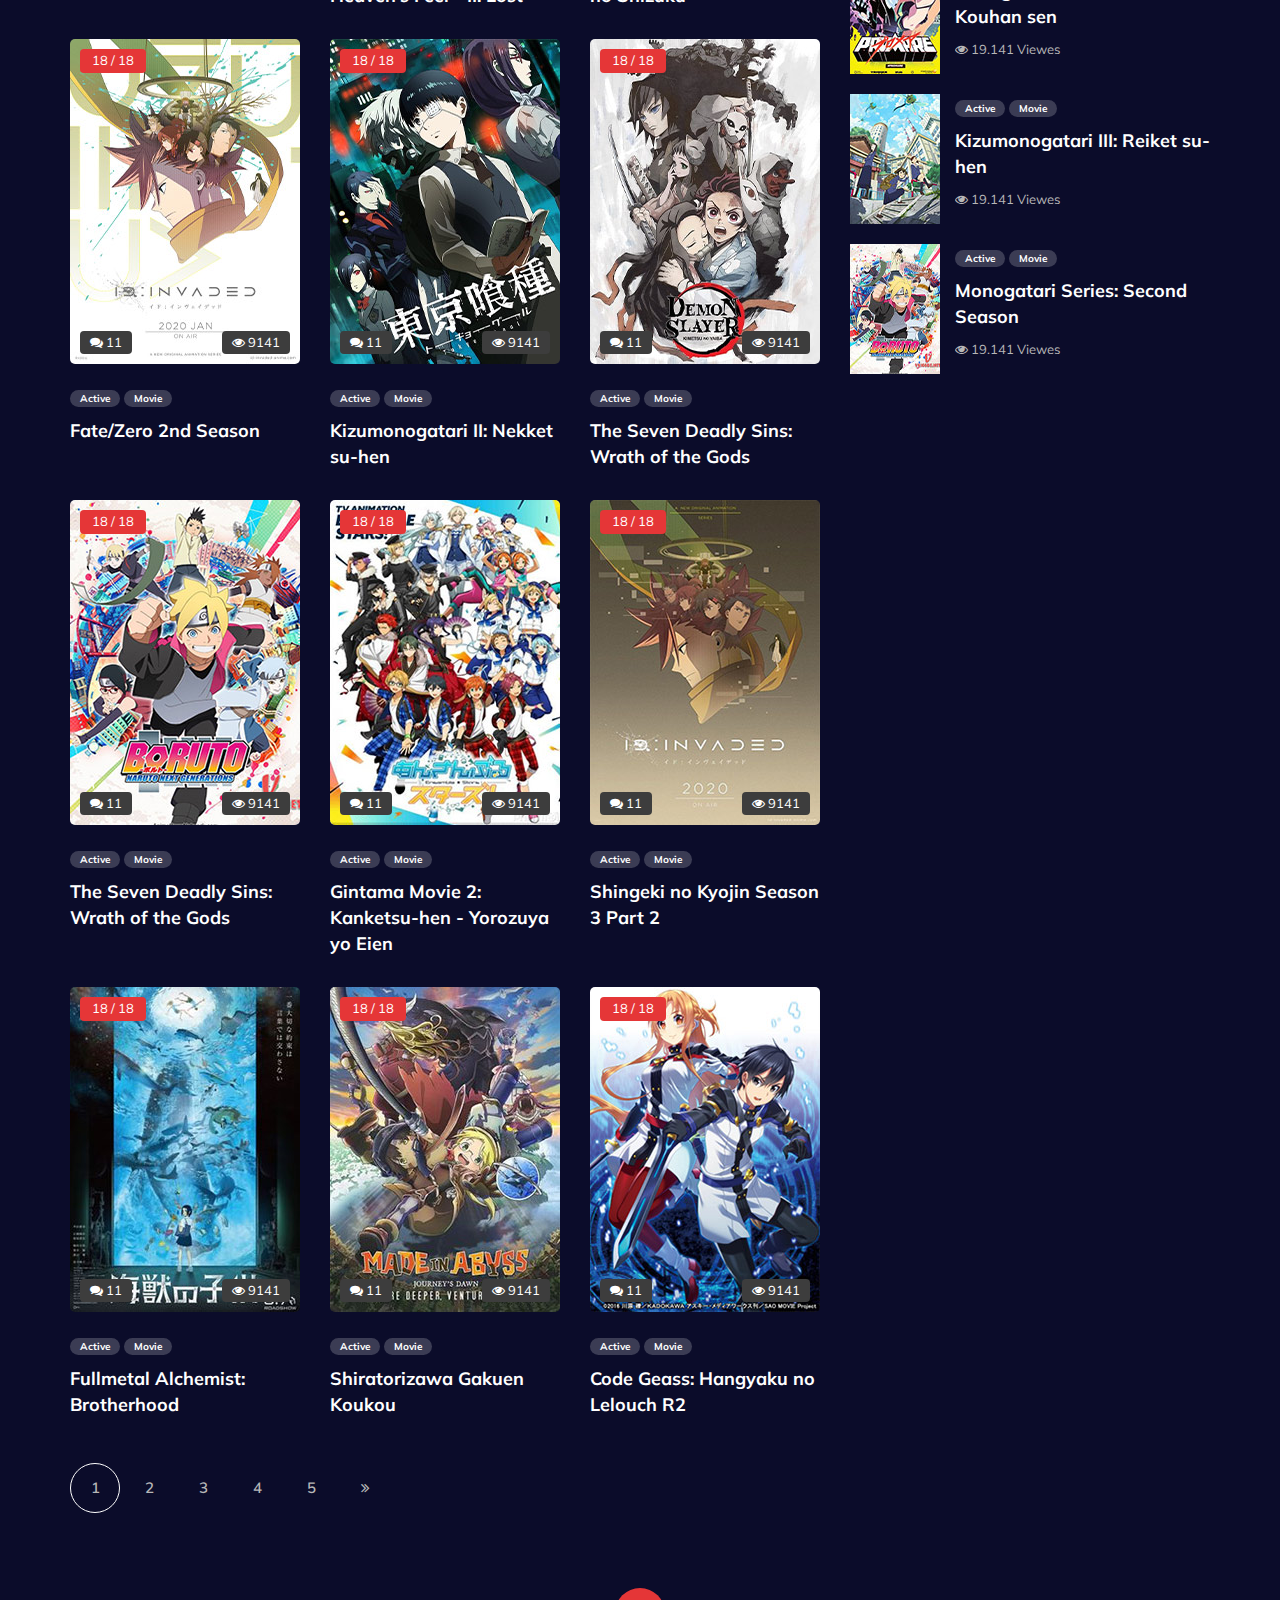
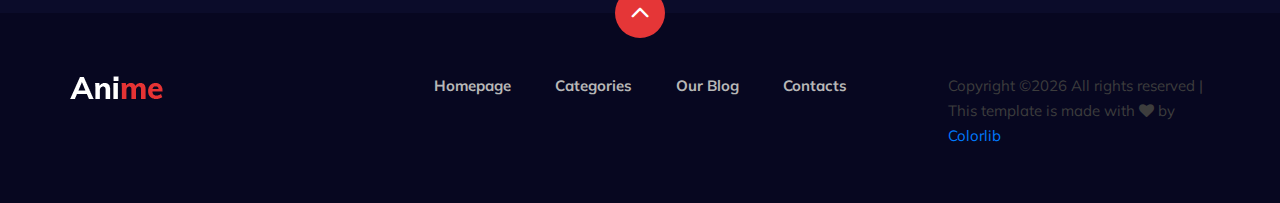
<file: categories.html>
<!DOCTYPE html>
<html lang="zxx">

<head>
    <meta charset="UTF-8">
    <meta name="description" content="Anime Template">
    <meta name="keywords" content="Anime, unica, creative, html">
    <meta name="viewport" content="width=device-width, initial-scale=1.0">
    <meta http-equiv="X-UA-Compatible" content="ie=edge">
    <title>Anime | Template</title>

    <!-- Google Font -->
    <link href="https://fonts.googleapis.com/css2?family=Oswald:wght@300;400;500;600;700&display=swap" rel="stylesheet">
    <link href="https://fonts.googleapis.com/css2?family=Mulish:wght@300;400;500;600;700;800;900&display=swap"
    rel="stylesheet">

    <!-- Css Styles -->
    <link rel="stylesheet" href="css/bootstrap.min.css" type="text/css">
    <link rel="stylesheet" href="css/font-awesome.min.css" type="text/css">
    <link rel="stylesheet" href="css/elegant-icons.css" type="text/css">
    <link rel="stylesheet" href="css/plyr.css" type="text/css">
    <link rel="stylesheet" href="css/nice-select.css" type="text/css">
    <link rel="stylesheet" href="css/owl.carousel.min.css" type="text/css">
    <link rel="stylesheet" href="css/slicknav.min.css" type="text/css">
    <link rel="stylesheet" href="css/style.css" type="text/css">
</head>

<body>
    <!-- Page Preloder -->
    <div id="preloder">
        <div class="loader"></div>
    </div>

    <!-- Header Section Begin -->
    <header class="header">
        <div class="container">
            <div class="row">
                <div class="col-lg-2">
                    <div class="header__logo">
                        <a href="./index.html">
                            <img src="img/logo.png" alt="">
                        </a>
                    </div>
                </div>
                <div class="col-lg-8">
                    <div class="header__nav">
                        <nav class="header__menu mobile-menu">
                            <ul>
                                <li class="active"><a href="./index.html">Homepage</a></li>
                                <li><a href="./categories.html">Categories <span class="arrow_carrot-down"></span></a>
                                    <ul class="dropdown">
                                        <li><a href="./categories.html">Categories</a></li>
                                        <li><a href="./anime-details.html">Anime Details</a></li>
                                        <li><a href="./anime-watching.html">Anime Watching</a></li>
                                        <li><a href="./signup.html">Sign Up</a></li>
                                        <li><a href="./login.html">Login</a></li>
                                    </ul>
                                </li>
                            </ul>
                        </nav>
                    </div>
                </div>
                <div class="col-lg-2">
                    <div class="header__right">
                        <a href="#" class="search-switch"><span class="icon_search"></span></a>
                        <a href="./login.html"><span class="icon_profile"></span></a>
                    </div>
                </div>
            </div>
            <div id="mobile-menu-wrap"></div>
        </div>
    </header>
    <!-- Header End -->

    <!-- Breadcrumb Begin -->
    <div class="breadcrumb-option">
        <div class="container">
            <div class="row">
                <div class="col-lg-12">
                    <div class="breadcrumb__links">
                        <a href="./index.html"><i class="fa fa-home"></i> Home</a>
                        <a href="./categories.html">Categories</a>
                        <span>Romance</span>
                    </div>
                </div>
            </div>
        </div>
    </div>
    <!-- Breadcrumb End -->

    <!-- Product Section Begin -->
    <section class="product-page spad">
        <div class="container">
            <div class="row">
                <div class="col-lg-8">
                    <div class="product__page__content">
                        <div class="product__page__title">
                            <div class="row">
                                <div class="col-lg-8 col-md-8 col-sm-6">
                                    <div class="section-title">
                                        <h4>Romance</h4>
                                    </div>
                                </div>
                                <div class="col-lg-4 col-md-4 col-sm-6">
                                    <div class="product__page__filter">
                                        <p>Order by:</p>
                                        <select>
                                            <option value="">A-Z</option>
                                            <option value="">1-10</option>
                                            <option value="">10-50</option>
                                        </select>
                                    </div>
                                </div>
                            </div>
                        </div>
                        <div class="row">
                            <div class="col-lg-4 col-md-6 col-sm-6">
                                <div class="product__item">
                                    <div class="product__item__pic set-bg" data-setbg="img/popular/popular-1.jpg">
                                        <div class="ep">18 / 18</div>
                                        <div class="comment"><i class="fa fa-comments"></i> 11</div>
                                        <div class="view"><i class="fa fa-eye"></i> 9141</div>
                                    </div>
                                    <div class="product__item__text">
                                        <ul>
                                            <li>Active</li>
                                            <li>Movie</li>
                                        </ul>
                                        <h5><a href="#">Sen to Chihiro no Kamikakushi</a></h5>
                                    </div>
                                </div>
                            </div>
                            <div class="col-lg-4 col-md-6 col-sm-6">
                                <div class="product__item">
                                    <div class="product__item__pic set-bg" data-setbg="img/popular/popular-2.jpg">
                                        <div class="ep">18 / 18</div>
                                        <div class="comment"><i class="fa fa-comments"></i> 11</div>
                                        <div class="view"><i class="fa fa-eye"></i> 9141</div>
                                    </div>
                                    <div class="product__item__text">
                                        <ul>
                                            <li>Active</li>
                                            <li>Movie</li>
                                        </ul>
                                        <h5><a href="#">Kizumonogatari III: Reiket su-hen</a></h5>
                                    </div>
                                </div>
                            </div>
                            <div class="col-lg-4 col-md-6 col-sm-6">
                                <div class="product__item">
                                    <div class="product__item__pic set-bg" data-setbg="img/popular/popular-3.jpg">
                                        <div class="ep">18 / 18</div>
                                        <div class="comment"><i class="fa fa-comments"></i> 11</div>
                                        <div class="view"><i class="fa fa-eye"></i> 9141</div>
                                    </div>
                                    <div class="product__item__text">
                                        <ul>
                                            <li>Active</li>
                                            <li>Movie</li>
                                        </ul>
                                        <h5><a href="#">Shirogane Tamashii hen Kouhan sen</a></h5>
                                    </div>
                                </div>
                            </div>
                            <div class="col-lg-4 col-md-6 col-sm-6">
                                <div class="product__item">
                                    <div class="product__item__pic set-bg" data-setbg="img/popular/popular-4.jpg">
                                        <div class="ep">18 / 18</div>
                                        <div class="comment"><i class="fa fa-comments"></i> 11</div>
                                        <div class="view"><i class="fa fa-eye"></i> 9141</div>
                                    </div>
                                    <div class="product__item__text">
                                        <ul>
                                            <li>Active</li>
                                            <li>Movie</li>
                                        </ul>
                                        <h5><a href="#">Rurouni Kenshin: Meiji Kenkaku Romantan</a></h5>
                                    </div>
                                </div>
                            </div>
                            <div class="col-lg-4 col-md-6 col-sm-6">
                                <div class="product__item">
                                    <div class="product__item__pic set-bg" data-setbg="img/popular/popular-5.jpg">
                                        <div class="ep">18 / 18</div>
                                        <div class="comment"><i class="fa fa-comments"></i> 11</div>
                                        <div class="view"><i class="fa fa-eye"></i> 9141</div>
                                    </div>
                                    <div class="product__item__text">
                                        <ul>
                                            <li>Active</li>
                                            <li>Movie</li>
                                        </ul>
                                        <h5><a href="#">Mushishi Zoku Shou 2nd Season</a></h5>
                                    </div>
                                </div>
                            </div>
                            <div class="col-lg-4 col-md-6 col-sm-6">
                                <div class="product__item">
                                    <div class="product__item__pic set-bg" data-setbg="img/popular/popular-6.jpg">
                                        <div class="ep">18 / 18</div>
                                        <div class="comment"><i class="fa fa-comments"></i> 11</div>
                                        <div class="view"><i class="fa fa-eye"></i> 9141</div>
                                    </div>
                                    <div class="product__item__text">
                                        <ul>
                                            <li>Active</li>
                                            <li>Movie</li>
                                        </ul>
                                        <h5><a href="#">Monogatari Series: Second Season</a></h5>
                                    </div>
                                </div>
                            </div>
                            <div class="col-lg-4 col-md-6 col-sm-6">
                                <div class="product__item">
                                    <div class="product__item__pic set-bg" data-setbg="img/recent/recent-1.jpg">
                                        <div class="ep">18 / 18</div>
                                        <div class="comment"><i class="fa fa-comments"></i> 11</div>
                                        <div class="view"><i class="fa fa-eye"></i> 9141</div>
                                    </div>
                                    <div class="product__item__text">
                                        <ul>
                                            <li>Active</li>
                                            <li>Movie</li>
                                        </ul>
                                        <h5><a href="#">Great Teacher Onizuka</a></h5>
                                    </div>
                                </div>
                            </div>
                            <div class="col-lg-4 col-md-6 col-sm-6">
                                <div class="product__item">
                                    <div class="product__item__pic set-bg" data-setbg="img/recent/recent-2.jpg">
                                        <div class="ep">18 / 18</div>
                                        <div class="comment"><i class="fa fa-comments"></i> 11</div>
                                        <div class="view"><i class="fa fa-eye"></i> 9141</div>
                                    </div>
                                    <div class="product__item__text">
                                        <ul>
                                            <li>Active</li>
                                            <li>Movie</li>
                                        </ul>
                                        <h5><a href="#">Fate/stay night Movie: Heaven's Feel - II. Lost</a></h5>
                                    </div>
                                </div>
                            </div>
                            <div class="col-lg-4 col-md-6 col-sm-6">
                                <div class="product__item">
                                    <div class="product__item__pic set-bg" data-setbg="img/recent/recent-3.jpg">
                                        <div class="ep">18 / 18</div>
                                        <div class="comment"><i class="fa fa-comments"></i> 11</div>
                                        <div class="view"><i class="fa fa-eye"></i> 9141</div>
                                    </div>
                                    <div class="product__item__text">
                                        <ul>
                                            <li>Active</li>
                                            <li>Movie</li>
                                        </ul>
                                        <h5><a href="#">Mushishi Zoku Shou: Suzu no Shizuku</a></h5>
                                    </div>
                                </div>
                            </div>
                            <div class="col-lg-4 col-md-6 col-sm-6">
                                <div class="product__item">
                                    <div class="product__item__pic set-bg" data-setbg="img/recent/recent-4.jpg">
                                        <div class="ep">18 / 18</div>
                                        <div class="comment"><i class="fa fa-comments"></i> 11</div>
                                        <div class="view"><i class="fa fa-eye"></i> 9141</div>
                                    </div>
                                    <div class="product__item__text">
                                        <ul>
                                            <li>Active</li>
                                            <li>Movie</li>
                                        </ul>
                                        <h5><a href="#">Fate/Zero 2nd Season</a></h5>
                                    </div>
                                </div>
                            </div>
                            <div class="col-lg-4 col-md-6 col-sm-6">
                                <div class="product__item">
                                    <div class="product__item__pic set-bg" data-setbg="img/recent/recent-5.jpg">
                                        <div class="ep">18 / 18</div>
                                        <div class="comment"><i class="fa fa-comments"></i> 11</div>
                                        <div class="view"><i class="fa fa-eye"></i> 9141</div>
                                    </div>
                                    <div class="product__item__text">
                                        <ul>
                                            <li>Active</li>
                                            <li>Movie</li>
                                        </ul>
                                        <h5><a href="#">Kizumonogatari II: Nekket su-hen</a></h5>
                                    </div>
                                </div>
                            </div>
                            <div class="col-lg-4 col-md-6 col-sm-6">
                                <div class="product__item">
                                    <div class="product__item__pic set-bg" data-setbg="img/recent/recent-6.jpg">
                                        <div class="ep">18 / 18</div>
                                        <div class="comment"><i class="fa fa-comments"></i> 11</div>
                                        <div class="view"><i class="fa fa-eye"></i> 9141</div>
                                    </div>
                                    <div class="product__item__text">
                                        <ul>
                                            <li>Active</li>
                                            <li>Movie</li>
                                        </ul>
                                        <h5><a href="#">The Seven Deadly Sins: Wrath of the Gods</a></h5>
                                    </div>
                                </div>
                            </div>
                            <div class="col-lg-4 col-md-6 col-sm-6">
                                <div class="product__item">
                                    <div class="product__item__pic set-bg" data-setbg="img/trending/trend-1.jpg">
                                        <div class="ep">18 / 18</div>
                                        <div class="comment"><i class="fa fa-comments"></i> 11</div>
                                        <div class="view"><i class="fa fa-eye"></i> 9141</div>
                                    </div>
                                    <div class="product__item__text">
                                        <ul>
                                            <li>Active</li>
                                            <li>Movie</li>
                                        </ul>
                                        <h5><a href="#">The Seven Deadly Sins: Wrath of the Gods</a></h5>
                                    </div>
                                </div>
                            </div>
                            <div class="col-lg-4 col-md-6 col-sm-6">
                                <div class="product__item">
                                    <div class="product__item__pic set-bg" data-setbg="img/trending/trend-2.jpg">
                                        <div class="ep">18 / 18</div>
                                        <div class="comment"><i class="fa fa-comments"></i> 11</div>
                                        <div class="view"><i class="fa fa-eye"></i> 9141</div>
                                    </div>
                                    <div class="product__item__text">
                                        <ul>
                                            <li>Active</li>
                                            <li>Movie</li>
                                        </ul>
                                        <h5><a href="#">Gintama Movie 2: Kanketsu-hen - Yorozuya yo Eien</a></h5>
                                    </div>
                                </div>
                            </div>
                            <div class="col-lg-4 col-md-6 col-sm-6">
                                <div class="product__item">
                                    <div class="product__item__pic set-bg" data-setbg="img/trending/trend-3.jpg">
                                        <div class="ep">18 / 18</div>
                                        <div class="comment"><i class="fa fa-comments"></i> 11</div>
                                        <div class="view"><i class="fa fa-eye"></i> 9141</div>
                                    </div>
                                    <div class="product__item__text">
                                        <ul>
                                            <li>Active</li>
                                            <li>Movie</li>
                                        </ul>
                                        <h5><a href="#">Shingeki no Kyojin Season 3 Part 2</a></h5>
                                    </div>
                                </div>
                            </div>
                            <div class="col-lg-4 col-md-6 col-sm-6">
                                <div class="product__item">
                                    <div class="product__item__pic set-bg" data-setbg="img/trending/trend-4.jpg">
                                        <div class="ep">18 / 18</div>
                                        <div class="comment"><i class="fa fa-comments"></i> 11</div>
                                        <div class="view"><i class="fa fa-eye"></i> 9141</div>
                                    </div>
                                    <div class="product__item__text">
                                        <ul>
                                            <li>Active</li>
                                            <li>Movie</li>
                                        </ul>
                                        <h5><a href="#">Fullmetal Alchemist: Brotherhood</a></h5>
                                    </div>
                                </div>
                            </div>
                            <div class="col-lg-4 col-md-6 col-sm-6">
                                <div class="product__item">
                                    <div class="product__item__pic set-bg" data-setbg="img/trending/trend-5.jpg">
                                        <div class="ep">18 / 18</div>
                                        <div class="comment"><i class="fa fa-comments"></i> 11</div>
                                        <div class="view"><i class="fa fa-eye"></i> 9141</div>
                                    </div>
                                    <div class="product__item__text">
                                        <ul>
                                            <li>Active</li>
                                            <li>Movie</li>
                                        </ul>
                                        <h5><a href="#">Shiratorizawa Gakuen Koukou</a></h5>
                                    </div>
                                </div>
                            </div>
                            <div class="col-lg-4 col-md-6 col-sm-6">
                                <div class="product__item">
                                    <div class="product__item__pic set-bg" data-setbg="img/trending/trend-6.jpg">
                                        <div class="ep">18 / 18</div>
                                        <div class="comment"><i class="fa fa-comments"></i> 11</div>
                                        <div class="view"><i class="fa fa-eye"></i> 9141</div>
                                    </div>
                                    <div class="product__item__text">
                                        <ul>
                                            <li>Active</li>
                                            <li>Movie</li>
                                        </ul>
                                        <h5><a href="#">Code Geass: Hangyaku no Lelouch R2</a></h5>
                                    </div>
                                </div>
                            </div>
                        </div>
                    </div>
                    <div class="product__pagination">
                        <a href="#" class="current-page">1</a>
                        <a href="#">2</a>
                        <a href="#">3</a>
                        <a href="#">4</a>
                        <a href="#">5</a>
                        <a href="#"><i class="fa fa-angle-double-right"></i></a>
                    </div>
                </div>
                <div class="col-lg-4 col-md-6 col-sm-8">
                    <div class="product__sidebar">
                        <div class="product__sidebar__view">
                            <div class="section-title">
                                <h5>Top Views</h5>
                            </div>
                            <ul class="filter__controls">
                                <li class="active" data-filter="*">Day</li>
                                <li data-filter=".week">Week</li>
                                <li data-filter=".month">Month</li>
                                <li data-filter=".years">Years</li>
                            </ul>
                            <div class="filter__gallery">
                                <div class="product__sidebar__view__item set-bg mix day years"
                                data-setbg="img/sidebar/tv-1.jpg">
                                <div class="ep">18 / ?</div>
                                <div class="view"><i class="fa fa-eye"></i> 9141</div>
                                <h5><a href="#">Boruto: Naruto next generations</a></h5>
                            </div>
                            <div class="product__sidebar__view__item set-bg mix month week"
                            data-setbg="img/sidebar/tv-2.jpg">
                            <div class="ep">18 / ?</div>
                            <div class="view"><i class="fa fa-eye"></i> 9141</div>
                            <h5><a href="#">The Seven Deadly Sins: Wrath of the Gods</a></h5>
                        </div>
                        <div class="product__sidebar__view__item set-bg mix week years"
                        data-setbg="img/sidebar/tv-3.jpg">
                        <div class="ep">18 / ?</div>
                        <div class="view"><i class="fa fa-eye"></i> 9141</div>
                        <h5><a href="#">Sword art online alicization war of underworld</a></h5>
                    </div>
                    <div class="product__sidebar__view__item set-bg mix years month"
                    data-setbg="img/sidebar/tv-4.jpg">
                    <div class="ep">18 / ?</div>
                    <div class="view"><i class="fa fa-eye"></i> 9141</div>
                    <h5><a href="#">Fate/stay night: Heaven's Feel I. presage flower</a></h5>
                </div>
                <div class="product__sidebar__view__item set-bg mix day"
                data-setbg="img/sidebar/tv-5.jpg">
                <div class="ep">18 / ?</div>
                <div class="view"><i class="fa fa-eye"></i> 9141</div>
                <h5><a href="#">Fate stay night unlimited blade works</a></h5>
            </div>
        </div>
    </div>
    <div class="product__sidebar__comment">
        <div class="section-title">
            <h5>New Comment</h5>
        </div>
        <div class="product__sidebar__comment__item">
            <div class="product__sidebar__comment__item__pic">
                <img src="img/sidebar/comment-1.jpg" alt="">
            </div>
            <div class="product__sidebar__comment__item__text">
                <ul>
                    <li>Active</li>
                    <li>Movie</li>
                </ul>
                <h5><a href="#">The Seven Deadly Sins: Wrath of the Gods</a></h5>
                <span><i class="fa fa-eye"></i> 19.141 Viewes</span>
            </div>
        </div>
        <div class="product__sidebar__comment__item">
            <div class="product__sidebar__comment__item__pic">
                <img src="img/sidebar/comment-2.jpg" alt="">
            </div>
            <div class="product__sidebar__comment__item__text">
                <ul>
                    <li>Active</li>
                    <li>Movie</li>
                </ul>
                <h5><a href="#">Shirogane Tamashii hen Kouhan sen</a></h5>
                <span><i class="fa fa-eye"></i> 19.141 Viewes</span>
            </div>
        </div>
        <div class="product__sidebar__comment__item">
            <div class="product__sidebar__comment__item__pic">
                <img src="img/sidebar/comment-3.jpg" alt="">
            </div>
            <div class="product__sidebar__comment__item__text">
                <ul>
                    <li>Active</li>
                    <li>Movie</li>
                </ul>
                <h5><a href="#">Kizumonogatari III: Reiket su-hen</a></h5>
                <span><i class="fa fa-eye"></i> 19.141 Viewes</span>
            </div>
        </div>
        <div class="product__sidebar__comment__item">
            <div class="product__sidebar__comment__item__pic">
                <img src="img/sidebar/comment-4.jpg" alt="">
            </div>
            <div class="product__sidebar__comment__item__text">
                <ul>
                    <li>Active</li>
                    <li>Movie</li>
                </ul>
                <h5><a href="#">Monogatari Series: Second Season</a></h5>
                <span><i class="fa fa-eye"></i> 19.141 Viewes</span>
            </div>
        </div>
    </div>
</div>
</div>
</div>
</div>
</section>
<!-- Product Section End -->

<!-- Footer Section Begin -->
<footer class="footer">
    <div class="page-up">
        <a href="#" id="scrollToTopButton"><span class="arrow_carrot-up"></span></a>
    </div>
    <div class="container">
        <div class="row">
            <div class="col-lg-3">
                <div class="footer__logo">
                    <a href="./index.html"><img src="img/logo.png" alt=""></a>
                </div>
            </div>
            <div class="col-lg-6">
                <div class="footer__nav">
                    <ul>
                        <li class="active"><a href="./index.html">Homepage</a></li>
                        <li><a href="./categories.html">Categories</a></li>
                        <li><a href="./blog.html">Our Blog</a></li>
                        <li><a href="#">Contacts</a></li>
                    </ul>
                </div>
            </div>
            <div class="col-lg-3">
                <p><!-- Link back to Colorlib can't be removed. Template is licensed under CC BY 3.0. -->
                  Copyright &copy;<script>document.write(new Date().getFullYear());</script> All rights reserved | This template is made with <i class="fa fa-heart" aria-hidden="true"></i> by <a href="https://colorlib.com" target="_blank">Colorlib</a>
                  <!-- Link back to Colorlib can't be removed. Template is licensed under CC BY 3.0. --></p>

              </div>
          </div>
      </div>
  </footer>
  <!-- Footer Section End -->

  <!-- Search model Begin -->
  <div class="search-model">
    <div class="h-100 d-flex align-items-center justify-content-center">
        <div class="search-close-switch"><i class="icon_close"></i></div>
        <form class="search-model-form">
            <input type="text" id="search-input" placeholder="Search here.....">
        </form>
    </div>
</div>
<!-- Search model end -->

<!-- Js Plugins -->
<script src="js/jquery-3.3.1.min.js"></script>
<script src="js/bootstrap.min.js"></script>
<script src="js/player.js"></script>
<script src="js/jquery.nice-select.min.js"></script>
<script src="js/mixitup.min.js"></script>
<script src="js/jquery.slicknav.js"></script>
<script src="js/owl.carousel.min.js"></script>
<script src="js/main.js"></script>

</body>

</html>
</file>
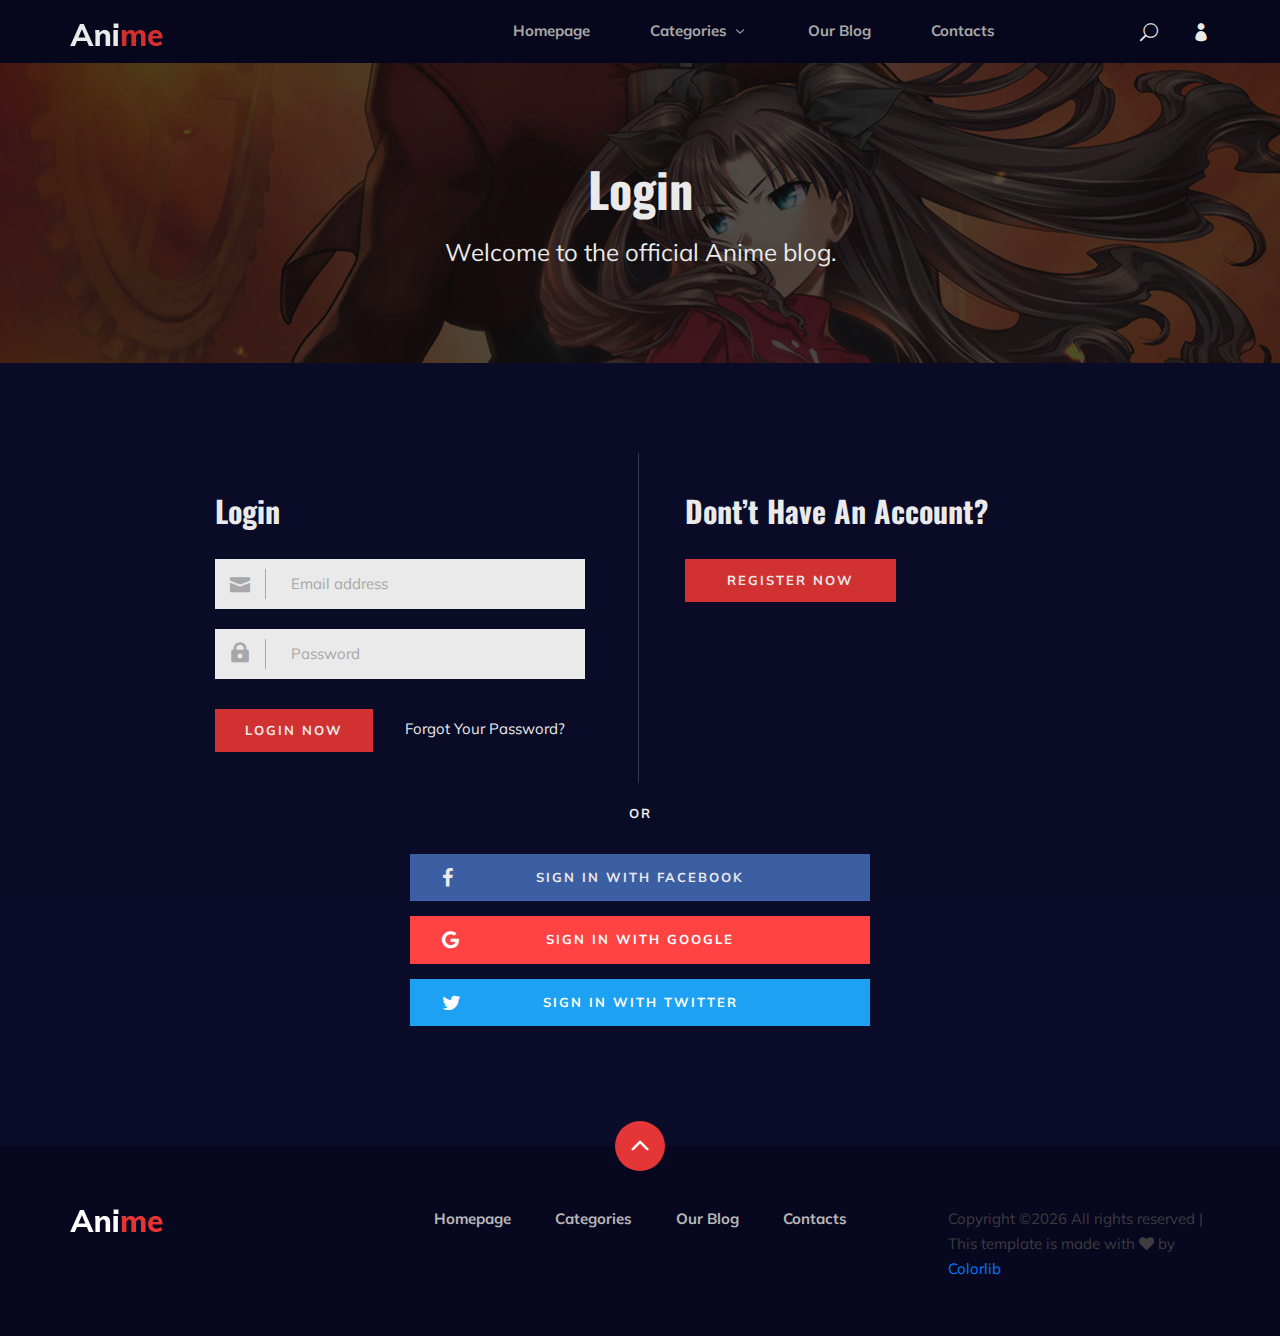
<file: login.html>
<!DOCTYPE html>
<html lang="zxx">

<head>
    <meta charset="UTF-8">
    <meta name="description" content="Anime Template">
    <meta name="keywords" content="Anime, unica, creative, html">
    <meta name="viewport" content="width=device-width, initial-scale=1.0">
    <meta http-equiv="X-UA-Compatible" content="ie=edge">
    <title>Anime | Template</title>

    <!-- Google Font -->
    <link href="https://fonts.googleapis.com/css2?family=Oswald:wght@300;400;500;600;700&display=swap" rel="stylesheet">
    <link href="https://fonts.googleapis.com/css2?family=Mulish:wght@300;400;500;600;700;800;900&display=swap"
    rel="stylesheet">

    <!-- Css Styles -->
    <link rel="stylesheet" href="css/bootstrap.min.css" type="text/css">
    <link rel="stylesheet" href="css/font-awesome.min.css" type="text/css">
    <link rel="stylesheet" href="css/elegant-icons.css" type="text/css">
    <link rel="stylesheet" href="css/plyr.css" type="text/css">
    <link rel="stylesheet" href="css/nice-select.css" type="text/css">
    <link rel="stylesheet" href="css/owl.carousel.min.css" type="text/css">
    <link rel="stylesheet" href="css/slicknav.min.css" type="text/css">
    <link rel="stylesheet" href="css/style.css" type="text/css">
</head>

<body>
    <!-- Page Preloder -->
    <div id="preloder">
        <div class="loader"></div>
    </div>

    <!-- Header Section Begin -->
    <header class="header">
        <div class="container">
            <div class="row">
                <div class="col-lg-2">
                    <div class="header__logo">
                        <a href="./index.html">
                            <img src="img/logo.png" alt="">
                        </a>
                    </div>
                </div>
                <div class="col-lg-8">
                    <div class="header__nav">
                        <nav class="header__menu mobile-menu">
                            <ul>
                                <li><a href="./index.html">Homepage</a></li>
                                <li><a href="./categories.html">Categories <span class="arrow_carrot-down"></span></a>
                                    <ul class="dropdown">
                                        <li><a href="./categories.html">Categories</a></li>
                                        <li><a href="./anime-details.html">Anime Details</a></li>
                                        <li><a href="./anime-watching.html">Anime Watching</a></li>
                                        <li><a href="./blog-details.html">Blog Details</a></li>
                                        <li><a href="./signup.html">Sign Up</a></li>
                                        <li><a href="./login.html">Login</a></li>
                                    </ul>
                                </li>
                                <li><a href="./blog.html">Our Blog</a></li>
                                <li><a href="#">Contacts</a></li>
                            </ul>
                        </nav>
                    </div>
                </div>
                <div class="col-lg-2">
                    <div class="header__right">
                        <a href="#" class="search-switch"><span class="icon_search"></span></a>
                        <a href="./login.html"><span class="icon_profile"></span></a>
                    </div>
                </div>
            </div>
            <div id="mobile-menu-wrap"></div>
        </div>
    </header>
    <!-- Header End -->

    <!-- Normal Breadcrumb Begin -->
    <section class="normal-breadcrumb set-bg" data-setbg="img/normal-breadcrumb.jpg">
        <div class="container">
            <div class="row">
                <div class="col-lg-12 text-center">
                    <div class="normal__breadcrumb__text">
                        <h2>Login</h2>
                        <p>Welcome to the official Anime blog.</p>
                    </div>
                </div>
            </div>
        </div>
    </section>
    <!-- Normal Breadcrumb End -->

    <!-- Login Section Begin -->
    <section class="login spad">
        <div class="container">
            <div class="row">
                <div class="col-lg-6">
                    <div class="login__form">
                        <h3>Login</h3>
                        <form action="#">
                            <div class="input__item">
                                <input type="text" placeholder="Email address">
                                <span class="icon_mail"></span>
                            </div>
                            <div class="input__item">
                                <input type="text" placeholder="Password">
                                <span class="icon_lock"></span>
                            </div>
                            <button type="submit" class="site-btn">Login Now</button>
                        </form>
                        <a href="#" class="forget_pass">Forgot Your Password?</a>
                    </div>
                </div>
                <div class="col-lg-6">
                    <div class="login__register">
                        <h3>Dont’t Have An Account?</h3>
                        <a href="#" class="primary-btn">Register Now</a>
                    </div>
                </div>
            </div>
            <div class="login__social">
                <div class="row d-flex justify-content-center">
                    <div class="col-lg-6">
                        <div class="login__social__links">
                            <span>or</span>
                            <ul>
                                <li><a href="#" class="facebook"><i class="fa fa-facebook"></i> Sign in With
                                Facebook</a></li>
                                <li><a href="#" class="google"><i class="fa fa-google"></i> Sign in With Google</a></li>
                                <li><a href="#" class="twitter"><i class="fa fa-twitter"></i> Sign in With Twitter</a>
                                </li>
                            </ul>
                        </div>
                    </div>
                </div>
            </div>
        </div>
    </section>
    <!-- Login Section End -->

    <!-- Footer Section Begin -->
    <footer class="footer">
        <div class="page-up">
            <a href="#" id="scrollToTopButton"><span class="arrow_carrot-up"></span></a>
        </div>
        <div class="container">
            <div class="row">
                <div class="col-lg-3">
                    <div class="footer__logo">
                        <a href="./index.html"><img src="img/logo.png" alt=""></a>
                    </div>
                </div>
                <div class="col-lg-6">
                    <div class="footer__nav">
                        <ul>
                            <li class="active"><a href="./index.html">Homepage</a></li>
                            <li><a href="./categories.html">Categories</a></li>
                            <li><a href="./blog.html">Our Blog</a></li>
                            <li><a href="#">Contacts</a></li>
                        </ul>
                    </div>
                </div>
                <div class="col-lg-3">
                    <p><!-- Link back to Colorlib can't be removed. Template is licensed under CC BY 3.0. -->
                      Copyright &copy;<script>document.write(new Date().getFullYear());</script> All rights reserved | This template is made with <i class="fa fa-heart" aria-hidden="true"></i> by <a href="https://colorlib.com" target="_blank">Colorlib</a>
                      <!-- Link back to Colorlib can't be removed. Template is licensed under CC BY 3.0. --></p>

                  </div>
              </div>
          </div>
      </footer>
      <!-- Footer Section End -->

      <!-- Search model Begin -->
      <div class="search-model">
        <div class="h-100 d-flex align-items-center justify-content-center">
            <div class="search-close-switch"><i class="icon_close"></i></div>
            <form class="search-model-form">
                <input type="text" id="search-input" placeholder="Search here.....">
            </form>
        </div>
    </div>
    <!-- Search model end -->

    <!-- Js Plugins -->
    <script src="js/jquery-3.3.1.min.js"></script>
    <script src="js/bootstrap.min.js"></script>
    <script src="js/player.js"></script>
    <script src="js/jquery.nice-select.min.js"></script>
    <script src="js/mixitup.min.js"></script>
    <script src="js/jquery.slicknav.js"></script>
    <script src="js/owl.carousel.min.js"></script>
    <script src="js/main.js"></script>


</body>

</html>
</file>
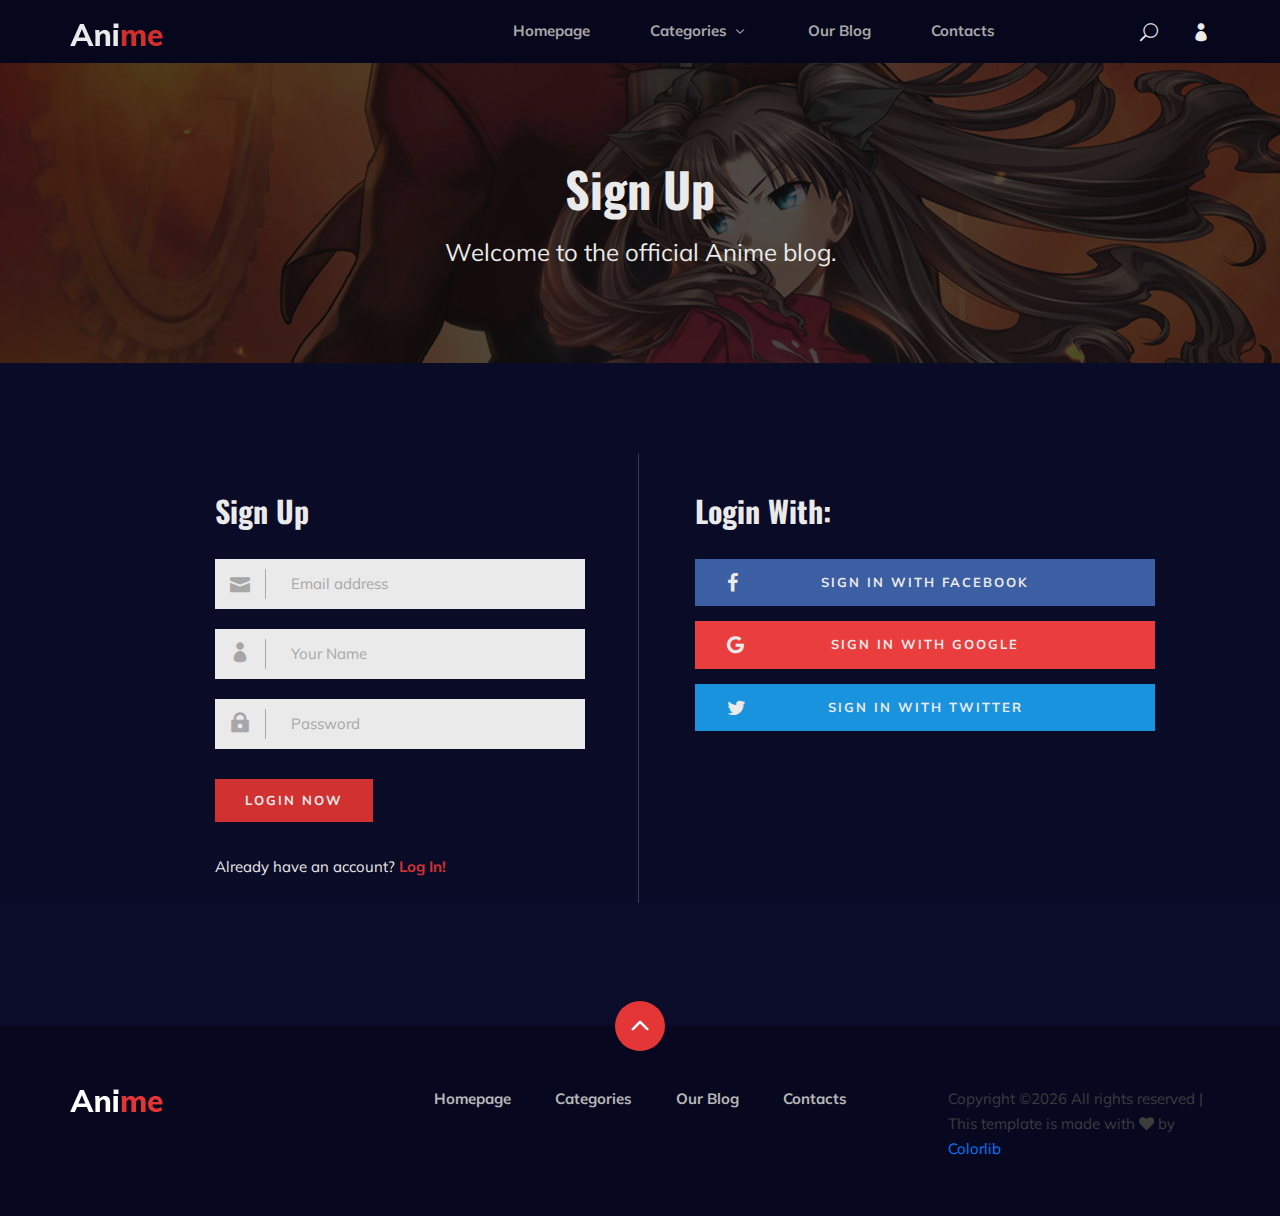
<file: signup.html>
<!DOCTYPE html>
<html lang="zxx">

<head>
    <meta charset="UTF-8">
    <meta name="description" content="Anime Template">
    <meta name="keywords" content="Anime, unica, creative, html">
    <meta name="viewport" content="width=device-width, initial-scale=1.0">
    <meta http-equiv="X-UA-Compatible" content="ie=edge">
    <title>Anime | Template</title>

    <!-- Google Font -->
    <link href="https://fonts.googleapis.com/css2?family=Oswald:wght@300;400;500;600;700&display=swap" rel="stylesheet">
    <link href="https://fonts.googleapis.com/css2?family=Mulish:wght@300;400;500;600;700;800;900&display=swap"
    rel="stylesheet">

    <!-- Css Styles -->
    <link rel="stylesheet" href="css/bootstrap.min.css" type="text/css">
    <link rel="stylesheet" href="css/font-awesome.min.css" type="text/css">
    <link rel="stylesheet" href="css/elegant-icons.css" type="text/css">
    <link rel="stylesheet" href="css/plyr.css" type="text/css">
    <link rel="stylesheet" href="css/nice-select.css" type="text/css">
    <link rel="stylesheet" href="css/owl.carousel.min.css" type="text/css">
    <link rel="stylesheet" href="css/slicknav.min.css" type="text/css">
    <link rel="stylesheet" href="css/style.css" type="text/css">
</head>

<body>
    <!-- Page Preloder -->
    <div id="preloder">
        <div class="loader"></div>
    </div>

    <!-- Header Section Begin -->
    <header class="header">
        <div class="container">
            <div class="row">
                <div class="col-lg-2">
                    <div class="header__logo">
                        <a href="./index.html">
                            <img src="img/logo.png" alt="">
                        </a>
                    </div>
                </div>
                <div class="col-lg-8">
                    <div class="header__nav">
                        <nav class="header__menu mobile-menu">
                            <ul>
                                <li><a href="./index.html">Homepage</a></li>
                                <li><a href="./categories.html">Categories <span class="arrow_carrot-down"></span></a>
                                    <ul class="dropdown">
                                        <li><a href="./categories.html">Categories</a></li>
                                        <li><a href="./anime-details.html">Anime Details</a></li>
                                        <li><a href="./anime-watching.html">Anime Watching</a></li>
                                        <li><a href="./blog-details.html">Blog Details</a></li>
                                        <li><a href="./signup.html">Sign Up</a></li>
                                        <li><a href="./login.html">Login</a></li>
                                    </ul>
                                </li>
                                <li><a href="./blog.html">Our Blog</a></li>
                                <li><a href="#">Contacts</a></li>
                            </ul>
                        </nav>
                    </div>
                </div>
                <div class="col-lg-2">
                    <div class="header__right">
                        <a href="#" class="search-switch"><span class="icon_search"></span></a>
                        <a href="./login.html"><span class="icon_profile"></span></a>
                    </div>
                </div>
            </div>
            <div id="mobile-menu-wrap"></div>
        </div>
    </header>
    <!-- Header End -->

    <!-- Normal Breadcrumb Begin -->
    <section class="normal-breadcrumb set-bg" data-setbg="img/normal-breadcrumb.jpg">
        <div class="container">
            <div class="row">
                <div class="col-lg-12 text-center">
                    <div class="normal__breadcrumb__text">
                        <h2>Sign Up</h2>
                        <p>Welcome to the official Anime blog.</p>
                    </div>
                </div>
            </div>
        </div>
    </section>
    <!-- Normal Breadcrumb End -->

    <!-- Signup Section Begin -->
    <section class="signup spad">
        <div class="container">
            <div class="row">
                <div class="col-lg-6">
                    <div class="login__form">
                        <h3>Sign Up</h3>
                        <form action="#">
                            <div class="input__item">
                                <input type="text" placeholder="Email address">
                                <span class="icon_mail"></span>
                            </div>
                            <div class="input__item">
                                <input type="text" placeholder="Your Name">
                                <span class="icon_profile"></span>
                            </div>
                            <div class="input__item">
                                <input type="text" placeholder="Password">
                                <span class="icon_lock"></span>
                            </div>
                            <button type="submit" class="site-btn">Login Now</button>
                        </form>
                        <h5>Already have an account? <a href="#">Log In!</a></h5>
                    </div>
                </div>
                <div class="col-lg-6">
                    <div class="login__social__links">
                        <h3>Login With:</h3>
                        <ul>
                            <li><a href="#" class="facebook"><i class="fa fa-facebook"></i> Sign in With Facebook</a>
                            </li>
                            <li><a href="#" class="google"><i class="fa fa-google"></i> Sign in With Google</a></li>
                            <li><a href="#" class="twitter"><i class="fa fa-twitter"></i> Sign in With Twitter</a></li>
                        </ul>
                    </div>
                </div>
            </div>
        </div>
    </section>
    <!-- Signup Section End -->

    <!-- Footer Section Begin -->
    <footer class="footer">
        <div class="page-up">
            <a href="#" id="scrollToTopButton"><span class="arrow_carrot-up"></span></a>
        </div>
        <div class="container">
            <div class="row">
                <div class="col-lg-3">
                    <div class="footer__logo">
                        <a href="./index.html"><img src="img/logo.png" alt=""></a>
                    </div>
                </div>
                <div class="col-lg-6">
                    <div class="footer__nav">
                        <ul>
                            <li class="active"><a href="./index.html">Homepage</a></li>
                            <li><a href="./categories.html">Categories</a></li>
                            <li><a href="./blog.html">Our Blog</a></li>
                            <li><a href="#">Contacts</a></li>
                        </ul>
                    </div>
                </div>
                <div class="col-lg-3">
                    <p><!-- Link back to Colorlib can't be removed. Template is licensed under CC BY 3.0. -->
                      Copyright &copy;<script>document.write(new Date().getFullYear());</script> All rights reserved | This template is made with <i class="fa fa-heart" aria-hidden="true"></i> by <a href="https://colorlib.com" target="_blank">Colorlib</a>
                      <!-- Link back to Colorlib can't be removed. Template is licensed under CC BY 3.0. --></p>

                  </div>
              </div>
          </div>
      </footer>
      <!-- Footer Section End -->

      <!-- Search model Begin -->
      <div class="search-model">
        <div class="h-100 d-flex align-items-center justify-content-center">
            <div class="search-close-switch"><i class="icon_close"></i></div>
            <form class="search-model-form">
                <input type="text" id="search-input" placeholder="Search here.....">
            </form>
        </div>
    </div>
    <!-- Search model end -->

    <!-- Js Plugins -->
    <script src="js/jquery-3.3.1.min.js"></script>
    <script src="js/bootstrap.min.js"></script>
    <script src="js/player.js"></script>
    <script src="js/jquery.nice-select.min.js"></script>
    <script src="js/mixitup.min.js"></script>
    <script src="js/jquery.slicknav.js"></script>
    <script src="js/owl.carousel.min.js"></script>
    <script src="js/main.js"></script>

</body>

</html>
</file>
<file: css/elegant-icons.css>
@font-face {
	font-family: 'ElegantIcons';
	src:url('../fonts/ElegantIcons.eot');
	src:url('../fonts/ElegantIcons.eot?#iefix') format('embedded-opentype'),
		url('../fonts/ElegantIcons.woff') format('woff'),
		url('../fonts/ElegantIcons.ttf') format('truetype'),
		url('../fonts/ElegantIcons.svg#ElegantIcons') format('svg');
	font-weight: normal;
	font-style: normal;
}

/* Use the following CSS code if you want to use data attributes for inserting your icons */
[data-icon]:before {
	font-family: 'ElegantIcons';
	content: attr(data-icon);
	speak: none;
	font-weight: normal;
	font-variant: normal;
	text-transform: none;
	line-height: 1;
	-webkit-font-smoothing: antialiased;
	-moz-osx-font-smoothing: grayscale;
}

/* Use the following CSS code if you want to have a class per icon */
/*
Instead of a list of all class selectors,
you can use the generic selector below, but it's slower:
[class*="your-class-prefix"] {
*/
.arrow_up, .arrow_down, .arrow_left, .arrow_right, .arrow_left-up, .arrow_right-up, .arrow_right-down, .arrow_left-down, .arrow-up-down, .arrow_up-down_alt, .arrow_left-right_alt, .arrow_left-right, .arrow_expand_alt2, .arrow_expand_alt, .arrow_condense, .arrow_expand, .arrow_move, .arrow_carrot-up, .arrow_carrot-down, .arrow_carrot-left, .arrow_carrot-right, .arrow_carrot-2up, .arrow_carrot-2down, .arrow_carrot-2left, .arrow_carrot-2right, .arrow_carrot-up_alt2, .arrow_carrot-down_alt2, .arrow_carrot-left_alt2, .arrow_carrot-right_alt2, .arrow_carrot-2up_alt2, .arrow_carrot-2down_alt2, .arrow_carrot-2left_alt2, .arrow_carrot-2right_alt2, .arrow_triangle-up, .arrow_triangle-down, .arrow_triangle-left, .arrow_triangle-right, .arrow_triangle-up_alt2, .arrow_triangle-down_alt2, .arrow_triangle-left_alt2, .arrow_triangle-right_alt2, .arrow_back, .icon_minus-06, .icon_plus, .icon_close, .icon_check, .icon_minus_alt2, .icon_plus_alt2, .icon_close_alt2, .icon_check_alt2, .icon_zoom-out_alt, .icon_zoom-in_alt, .icon_search, .icon_box-empty, .icon_box-selected, .icon_minus-box, .icon_plus-box, .icon_box-checked, .icon_circle-empty, .icon_circle-slelected, .icon_stop_alt2, .icon_stop, .icon_pause_alt2, .icon_pause, .icon_menu, .icon_menu-square_alt2, .icon_menu-circle_alt2, .icon_ul, .icon_ol, .icon_adjust-horiz, .icon_adjust-vert, .icon_document_alt, .icon_documents_alt, .icon_pencil, .icon_pencil-edit_alt, .icon_pencil-edit, .icon_folder-alt, .icon_folder-open_alt, .icon_folder-add_alt, .icon_info_alt, .icon_error-oct_alt, .icon_error-circle_alt, .icon_error-triangle_alt, .icon_question_alt2, .icon_question, .icon_comment_alt, .icon_chat_alt, .icon_vol-mute_alt, .icon_volume-low_alt, .icon_volume-high_alt, .icon_quotations, .icon_quotations_alt2, .icon_clock_alt, .icon_lock_alt, .icon_lock-open_alt, .icon_key_alt, .icon_cloud_alt, .icon_cloud-upload_alt, .icon_cloud-download_alt, .icon_image, .icon_images, .icon_lightbulb_alt, .icon_gift_alt, .icon_house_alt, .icon_genius, .icon_mobile, .icon_tablet, .icon_laptop, .icon_desktop, .icon_camera_alt, .icon_mail_alt, .icon_cone_alt, .icon_ribbon_alt, .icon_bag_alt, .icon_creditcard, .icon_cart_alt, .icon_paperclip, .icon_tag_alt, .icon_tags_alt, .icon_trash_alt, .icon_cursor_alt, .icon_mic_alt, .icon_compass_alt, .icon_pin_alt, .icon_pushpin_alt, .icon_map_alt, .icon_drawer_alt, .icon_toolbox_alt, .icon_book_alt, .icon_calendar, .icon_film, .icon_table, .icon_contacts_alt, .icon_headphones, .icon_lifesaver, .icon_piechart, .icon_refresh, .icon_link_alt, .icon_link, .icon_loading, .icon_blocked, .icon_archive_alt, .icon_heart_alt, .icon_star_alt, .icon_star-half_alt, .icon_star, .icon_star-half, .icon_tools, .icon_tool, .icon_cog, .icon_cogs, .arrow_up_alt, .arrow_down_alt, .arrow_left_alt, .arrow_right_alt, .arrow_left-up_alt, .arrow_right-up_alt, .arrow_right-down_alt, .arrow_left-down_alt, .arrow_condense_alt, .arrow_expand_alt3, .arrow_carrot_up_alt, .arrow_carrot-down_alt, .arrow_carrot-left_alt, .arrow_carrot-right_alt, .arrow_carrot-2up_alt, .arrow_carrot-2dwnn_alt, .arrow_carrot-2left_alt, .arrow_carrot-2right_alt, .arrow_triangle-up_alt, .arrow_triangle-down_alt, .arrow_triangle-left_alt, .arrow_triangle-right_alt, .icon_minus_alt, .icon_plus_alt, .icon_close_alt, .icon_check_alt, .icon_zoom-out, .icon_zoom-in, .icon_stop_alt, .icon_menu-square_alt, .icon_menu-circle_alt, .icon_document, .icon_documents, .icon_pencil_alt, .icon_folder, .icon_folder-open, .icon_folder-add, .icon_folder_upload, .icon_folder_download, .icon_info, .icon_error-circle, .icon_error-oct, .icon_error-triangle, .icon_question_alt, .icon_comment, .icon_chat, .icon_vol-mute, .icon_volume-low, .icon_volume-high, .icon_quotations_alt, .icon_clock, .icon_lock, .icon_lock-open, .icon_key, .icon_cloud, .icon_cloud-upload, .icon_cloud-download, .icon_lightbulb, .icon_gift, .icon_house, .icon_camera, .icon_mail, .icon_cone, .icon_ribbon, .icon_bag, .icon_cart, .icon_tag, .icon_tags, .icon_trash, .icon_cursor, .icon_mic, .icon_compass, .icon_pin, .icon_pushpin, .icon_map, .icon_drawer, .icon_toolbox, .icon_book, .icon_contacts, .icon_archive, .icon_heart, .icon_profile, .icon_group, .icon_grid-2x2, .icon_grid-3x3, .icon_music, .icon_pause_alt, .icon_phone, .icon_upload, .icon_download, .social_facebook, .social_twitter, .social_pinterest, .social_googleplus, .social_tumblr, .social_tumbleupon, .social_wordpress, .social_instagram, .social_dribbble, .social_vimeo, .social_linkedin, .social_rss, .social_deviantart, .social_share, .social_myspace, .social_skype, .social_youtube, .social_picassa, .social_googledrive, .social_flickr, .social_blogger, .social_spotify, .social_delicious, .social_facebook_circle, .social_twitter_circle, .social_pinterest_circle, .social_googleplus_circle, .social_tumblr_circle, .social_stumbleupon_circle, .social_wordpress_circle, .social_instagram_circle, .social_dribbble_circle, .social_vimeo_circle, .social_linkedin_circle, .social_rss_circle, .social_deviantart_circle, .social_share_circle, .social_myspace_circle, .social_skype_circle, .social_youtube_circle, .social_picassa_circle, .social_googledrive_alt2, .social_flickr_circle, .social_blogger_circle, .social_spotify_circle, .social_delicious_circle, .social_facebook_square, .social_twitter_square, .social_pinterest_square, .social_googleplus_square, .social_tumblr_square, .social_stumbleupon_square, .social_wordpress_square, .social_instagram_square, .social_dribbble_square, .social_vimeo_square, .social_linkedin_square, .social_rss_square, .social_deviantart_square, .social_share_square, .social_myspace_square, .social_skype_square, .social_youtube_square, .social_picassa_square, .social_googledrive_square, .social_flickr_square, .social_blogger_square, .social_spotify_square, .social_delicious_square, .icon_printer, .icon_calulator, .icon_building, .icon_floppy, .icon_drive, .icon_search-2, .icon_id, .icon_id-2, .icon_puzzle, .icon_like, .icon_dislike, .icon_mug, .icon_currency, .icon_wallet, .icon_pens, .icon_easel, .icon_flowchart, .icon_datareport, .icon_briefcase, .icon_shield, .icon_percent, .icon_globe, .icon_globe-2, .icon_target, .icon_hourglass, .icon_balance, .icon_rook, .icon_printer-alt, .icon_calculator_alt, .icon_building_alt, .icon_floppy_alt, .icon_drive_alt, .icon_search_alt, .icon_id_alt, .icon_id-2_alt, .icon_puzzle_alt, .icon_like_alt, .icon_dislike_alt, .icon_mug_alt, .icon_currency_alt, .icon_wallet_alt, .icon_pens_alt, .icon_easel_alt, .icon_flowchart_alt, .icon_datareport_alt, .icon_briefcase_alt, .icon_shield_alt, .icon_percent_alt, .icon_globe_alt, .icon_clipboard {
	font-family: 'ElegantIcons';
	speak: none;
	font-style: normal;
	font-weight: normal;
	font-variant: normal;
	text-transform: none;
	line-height: 1;
	-webkit-font-smoothing: antialiased;
}
.arrow_up:before {
	content: "\21";
}
.arrow_down:before {
	content: "\22";
}
.arrow_left:before {
	content: "\23";
}
.arrow_right:before {
	content: "\24";
}
.arrow_left-up:before {
	content: "\25";
}
.arrow_right-up:before {
	content: "\26";
}
.arrow_right-down:before {
	content: "\27";
}
.arrow_left-down:before {
	content: "\28";
}
.arrow-up-down:before {
	content: "\29";
}
.arrow_up-down_alt:before {
	content: "\2a";
}
.arrow_left-right_alt:before {
	content: "\2b";
}
.arrow_left-right:before {
	content: "\2c";
}
.arrow_expand_alt2:before {
	content: "\2d";
}
.arrow_expand_alt:before {
	content: "\2e";
}
.arrow_condense:before {
	content: "\2f";
}
.arrow_expand:before {
	content: "\30";
}
.arrow_move:before {
	content: "\31";
}
.arrow_carrot-up:before {
	content: "\32";
}
.arrow_carrot-down:before {
	content: "\33";
}
.arrow_carrot-left:before {
	content: "\34";
}
.arrow_carrot-right:before {
	content: "\35";
}
.arrow_carrot-2up:before {
	content: "\36";
}
.arrow_carrot-2down:before {
	content: "\37";
}
.arrow_carrot-2left:before {
	content: "\38";
}
.arrow_carrot-2right:before {
	content: "\39";
}
.arrow_carrot-up_alt2:before {
	content: "\3a";
}
.arrow_carrot-down_alt2:before {
	content: "\3b";
}
.arrow_carrot-left_alt2:before {
	content: "\3c";
}
.arrow_carrot-right_alt2:before {
	content: "\3d";
}
.arrow_carrot-2up_alt2:before {
	content: "\3e";
}
.arrow_carrot-2down_alt2:before {
	content: "\3f";
}
.arrow_carrot-2left_alt2:before {
	content: "\40";
}
.arrow_carrot-2right_alt2:before {
	content: "\41";
}
.arrow_triangle-up:before {
	content: "\42";
}
.arrow_triangle-down:before {
	content: "\43";
}
.arrow_triangle-left:before {
	content: "\44";
}
.arrow_triangle-right:before {
	content: "\45";
}
.arrow_triangle-up_alt2:before {
	content: "\46";
}
.arrow_triangle-down_alt2:before {
	content: "\47";
}
.arrow_triangle-left_alt2:before {
	content: "\48";
}
.arrow_triangle-right_alt2:before {
	content: "\49";
}
.arrow_back:before {
	content: "\4a";
}
.icon_minus-06:before {
	content: "\4b";
}
.icon_plus:before {
	content: "\4c";
}
.icon_close:before {
	content: "\4d";
}
.icon_check:before {
	content: "\4e";
}
.icon_minus_alt2:before {
	content: "\4f";
}
.icon_plus_alt2:before {
	content: "\50";
}
.icon_close_alt2:before {
	content: "\51";
}
.icon_check_alt2:before {
	content: "\52";
}
.icon_zoom-out_alt:before {
	content: "\53";
}
.icon_zoom-in_alt:before {
	content: "\54";
}
.icon_search:before {
	content: "\55";
}
.icon_box-empty:before {
	content: "\56";
}
.icon_box-selected:before {
	content: "\57";
}
.icon_minus-box:before {
	content: "\58";
}
.icon_plus-box:before {
	content: "\59";
}
.icon_box-checked:before {
	content: "\5a";
}
.icon_circle-empty:before {
	content: "\5b";
}
.icon_circle-slelected:before {
	content: "\5c";
}
.icon_stop_alt2:before {
	content: "\5d";
}
.icon_stop:before {
	content: "\5e";
}
.icon_pause_alt2:before {
	content: "\5f";
}
.icon_pause:before {
	content: "\60";
}
.icon_menu:before {
	content: "\61";
}
.icon_menu-square_alt2:before {
	content: "\62";
}
.icon_menu-circle_alt2:before {
	content: "\63";
}
.icon_ul:before {
	content: "\64";
}
.icon_ol:before {
	content: "\65";
}
.icon_adjust-horiz:before {
	content: "\66";
}
.icon_adjust-vert:before {
	content: "\67";
}
.icon_document_alt:before {
	content: "\68";
}
.icon_documents_alt:before {
	content: "\69";
}
.icon_pencil:before {
	content: "\6a";
}
.icon_pencil-edit_alt:before {
	content: "\6b";
}
.icon_pencil-edit:before {
	content: "\6c";
}
.icon_folder-alt:before {
	content: "\6d";
}
.icon_folder-open_alt:before {
	content: "\6e";
}
.icon_folder-add_alt:before {
	content: "\6f";
}
.icon_info_alt:before {
	content: "\70";
}
.icon_error-oct_alt:before {
	content: "\71";
}
.icon_error-circle_alt:before {
	content: "\72";
}
.icon_error-triangle_alt:before {
	content: "\73";
}
.icon_question_alt2:before {
	content: "\74";
}
.icon_question:before {
	content: "\75";
}
.icon_comment_alt:before {
	content: "\76";
}
.icon_chat_alt:before {
	content: "\77";
}
.icon_vol-mute_alt:before {
	content: "\78";
}
.icon_volume-low_alt:before {
	content: "\79";
}
.icon_volume-high_alt:before {
	content: "\7a";
}
.icon_quotations:before {
	content: "\7b";
}
.icon_quotations_alt2:before {
	content: "\7c";
}
.icon_clock_alt:before {
	content: "\7d";
}
.icon_lock_alt:before {
	content: "\7e";
}
.icon_lock-open_alt:before {
	content: "\e000";
}
.icon_key_alt:before {
	content: "\e001";
}
.icon_cloud_alt:before {
	content: "\e002";
}
.icon_cloud-upload_alt:before {
	content: "\e003";
}
.icon_cloud-download_alt:before {
	content: "\e004";
}
.icon_image:before {
	content: "\e005";
}
.icon_images:before {
	content: "\e006";
}
.icon_lightbulb_alt:before {
	content: "\e007";
}
.icon_gift_alt:before {
	content: "\e008";
}
.icon_house_alt:before {
	content: "\e009";
}
.icon_genius:before {
	content: "\e00a";
}
.icon_mobile:before {
	content: "\e00b";
}
.icon_tablet:before {
	content: "\e00c";
}
.icon_laptop:before {
	content: "\e00d";
}
.icon_desktop:before {
	content: "\e00e";
}
.icon_camera_alt:before {
	content: "\e00f";
}
.icon_mail_alt:before {
	content: "\e010";
}
.icon_cone_alt:before {
	content: "\e011";
}
.icon_ribbon_alt:before {
	content: "\e012";
}
.icon_bag_alt:before {
	content: "\e013";
}
.icon_creditcard:before {
	content: "\e014";
}
.icon_cart_alt:before {
	content: "\e015";
}
.icon_paperclip:before {
	content: "\e016";
}
.icon_tag_alt:before {
	content: "\e017";
}
.icon_tags_alt:before {
	content: "\e018";
}
.icon_trash_alt:before {
	content: "\e019";
}
.icon_cursor_alt:before {
	content: "\e01a";
}
.icon_mic_alt:before {
	content: "\e01b";
}
.icon_compass_alt:before {
	content: "\e01c";
}
.icon_pin_alt:before {
	content: "\e01d";
}
.icon_pushpin_alt:before {
	content: "\e01e";
}
.icon_map_alt:before {
	content: "\e01f";
}
.icon_drawer_alt:before {
	content: "\e020";
}
.icon_toolbox_alt:before {
	content: "\e021";
}
.icon_book_alt:before {
	content: "\e022";
}
.icon_calendar:before {
	content: "\e023";
}
.icon_film:before {
	content: "\e024";
}
.icon_table:before {
	content: "\e025";
}
.icon_contacts_alt:before {
	content: "\e026";
}
.icon_headphones:before {
	content: "\e027";
}
.icon_lifesaver:before {
	content: "\e028";
}
.icon_piechart:before {
	content: "\e029";
}
.icon_refresh:before {
	content: "\e02a";
}
.icon_link_alt:before {
	content: "\e02b";
}
.icon_link:before {
	content: "\e02c";
}
.icon_loading:before {
	content: "\e02d";
}
.icon_blocked:before {
	content: "\e02e";
}
.icon_archive_alt:before {
	content: "\e02f";
}
.icon_heart_alt:before {
	content: "\e030";
}
.icon_star_alt:before {
	content: "\e031";
}
.icon_star-half_alt:before {
	content: "\e032";
}
.icon_star:before {
	content: "\e033";
}
.icon_star-half:before {
	content: "\e034";
}
.icon_tools:before {
	content: "\e035";
}
.icon_tool:before {
	content: "\e036";
}
.icon_cog:before {
	content: "\e037";
}
.icon_cogs:before {
	content: "\e038";
}
.arrow_up_alt:before {
	content: "\e039";
}
.arrow_down_alt:before {
	content: "\e03a";
}
.arrow_left_alt:before {
	content: "\e03b";
}
.arrow_right_alt:before {
	content: "\e03c";
}
.arrow_left-up_alt:before {
	content: "\e03d";
}
.arrow_right-up_alt:before {
	content: "\e03e";
}
.arrow_right-down_alt:before {
	content: "\e03f";
}
.arrow_left-down_alt:before {
	content: "\e040";
}
.arrow_condense_alt:before {
	content: "\e041";
}
.arrow_expand_alt3:before {
	content: "\e042";
}
.arrow_carrot_up_alt:before {
	content: "\e043";
}
.arrow_carrot-down_alt:before {
	content: "\e044";
}
.arrow_carrot-left_alt:before {
	content: "\e045";
}
.arrow_carrot-right_alt:before {
	content: "\e046";
}
.arrow_carrot-2up_alt:before {
	content: "\e047";
}
.arrow_carrot-2dwnn_alt:before {
	content: "\e048";
}
.arrow_carrot-2left_alt:before {
	content: "\e049";
}
.arrow_carrot-2right_alt:before {
	content: "\e04a";
}
.arrow_triangle-up_alt:before {
	content: "\e04b";
}
.arrow_triangle-down_alt:before {
	content: "\e04c";
}
.arrow_triangle-left_alt:before {
	content: "\e04d";
}
.arrow_triangle-right_alt:before {
	content: "\e04e";
}
.icon_minus_alt:before {
	content: "\e04f";
}
.icon_plus_alt:before {
	content: "\e050";
}
.icon_close_alt:before {
	content: "\e051";
}
.icon_check_alt:before {
	content: "\e052";
}
.icon_zoom-out:before {
	content: "\e053";
}
.icon_zoom-in:before {
	content: "\e054";
}
.icon_stop_alt:before {
	content: "\e055";
}
.icon_menu-square_alt:before {
	content: "\e056";
}
.icon_menu-circle_alt:before {
	content: "\e057";
}
.icon_document:before {
	content: "\e058";
}
.icon_documents:before {
	content: "\e059";
}
.icon_pencil_alt:before {
	content: "\e05a";
}
.icon_folder:before {
	content: "\e05b";
}
.icon_folder-open:before {
	content: "\e05c";
}
.icon_folder-add:before {
	content: "\e05d";
}
.icon_folder_upload:before {
	content: "\e05e";
}
.icon_folder_download:before {
	content: "\e05f";
}
.icon_info:before {
	content: "\e060";
}
.icon_error-circle:before {
	content: "\e061";
}
.icon_error-oct:before {
	content: "\e062";
}
.icon_error-triangle:before {
	content: "\e063";
}
.icon_question_alt:before {
	content: "\e064";
}
.icon_comment:before {
	content: "\e065";
}
.icon_chat:before {
	content: "\e066";
}
.icon_vol-mute:before {
	content: "\e067";
}
.icon_volume-low:before {
	content: "\e068";
}
.icon_volume-high:before {
	content: "\e069";
}
.icon_quotations_alt:before {
	content: "\e06a";
}
.icon_clock:before {
	content: "\e06b";
}
.icon_lock:before {
	content: "\e06c";
}
.icon_lock-open:before {
	content: "\e06d";
}
.icon_key:before {
	content: "\e06e";
}
.icon_cloud:before {
	content: "\e06f";
}
.icon_cloud-upload:before {
	content: "\e070";
}
.icon_cloud-download:before {
	content: "\e071";
}
.icon_lightbulb:before {
	content: "\e072";
}
.icon_gift:before {
	content: "\e073";
}
.icon_house:before {
	content: "\e074";
}
.icon_camera:before {
	content: "\e075";
}
.icon_mail:before {
	content: "\e076";
}
.icon_cone:before {
	content: "\e077";
}
.icon_ribbon:before {
	content: "\e078";
}
.icon_bag:before {
	content: "\e079";
}
.icon_cart:before {
	content: "\e07a";
}
.icon_tag:before {
	content: "\e07b";
}
.icon_tags:before {
	content: "\e07c";
}
.icon_trash:before {
	content: "\e07d";
}
.icon_cursor:before {
	content: "\e07e";
}
.icon_mic:before {
	content: "\e07f";
}
.icon_compass:before {
	content: "\e080";
}
.icon_pin:before {
	content: "\e081";
}
.icon_pushpin:before {
	content: "\e082";
}
.icon_map:before {
	content: "\e083";
}
.icon_drawer:before {
	content: "\e084";
}
.icon_toolbox:before {
	content: "\e085";
}
.icon_book:before {
	content: "\e086";
}
.icon_contacts:before {
	content: "\e087";
}
.icon_archive:before {
	content: "\e088";
}
.icon_heart:before {
	content: "\e089";
}
.icon_profile:before {
	content: "\e08a";
}
.icon_group:before {
	content: "\e08b";
}
.icon_grid-2x2:before {
	content: "\e08c";
}
.icon_grid-3x3:before {
	content: "\e08d";
}
.icon_music:before {
	content: "\e08e";
}
.icon_pause_alt:before {
	content: "\e08f";
}
.icon_phone:before {
	content: "\e090";
}
.icon_upload:before {
	content: "\e091";
}
.icon_download:before {
	content: "\e092";
}
.social_facebook:before {
	content: "\e093";
}
.social_twitter:before {
	content: "\e094";
}
.social_pinterest:before {
	content: "\e095";
}
.social_googleplus:before {
	content: "\e096";
}
.social_tumblr:before {
	content: "\e097";
}
.social_tumbleupon:before {
	content: "\e098";
}
.social_wordpress:before {
	content: "\e099";
}
.social_instagram:before {
	content: "\e09a";
}
.social_dribbble:before {
	content: "\e09b";
}
.social_vimeo:before {
	content: "\e09c";
}
.social_linkedin:before {
	content: "\e09d";
}
.social_rss:before {
	content: "\e09e";
}
.social_deviantart:before {
	content: "\e09f";
}
.social_share:before {
	content: "\e0a0";
}
.social_myspace:before {
	content: "\e0a1";
}
.social_skype:before {
	content: "\e0a2";
}
.social_youtube:before {
	content: "\e0a3";
}
.social_picassa:before {
	content: "\e0a4";
}
.social_googledrive:before {
	content: "\e0a5";
}
.social_flickr:before {
	content: "\e0a6";
}
.social_blogger:before {
	content: "\e0a7";
}
.social_spotify:before {
	content: "\e0a8";
}
.social_delicious:before {
	content: "\e0a9";
}
.social_facebook_circle:before {
	content: "\e0aa";
}
.social_twitter_circle:before {
	content: "\e0ab";
}
.social_pinterest_circle:before {
	content: "\e0ac";
}
.social_googleplus_circle:before {
	content: "\e0ad";
}
.social_tumblr_circle:before {
	content: "\e0ae";
}
.social_stumbleupon_circle:before {
	content: "\e0af";
}
.social_wordpress_circle:before {
	content: "\e0b0";
}
.social_instagram_circle:before {
	content: "\e0b1";
}
.social_dribbble_circle:before {
	content: "\e0b2";
}
.social_vimeo_circle:before {
	content: "\e0b3";
}
.social_linkedin_circle:before {
	content: "\e0b4";
}
.social_rss_circle:before {
	content: "\e0b5";
}
.social_deviantart_circle:before {
	content: "\e0b6";
}
.social_share_circle:before {
	content: "\e0b7";
}
.social_myspace_circle:before {
	content: "\e0b8";
}
.social_skype_circle:before {
	content: "\e0b9";
}
.social_youtube_circle:before {
	content: "\e0ba";
}
.social_picassa_circle:before {
	content: "\e0bb";
}
.social_googledrive_alt2:before {
	content: "\e0bc";
}
.social_flickr_circle:before {
	content: "\e0bd";
}
.social_blogger_circle:before {
	content: "\e0be";
}
.social_spotify_circle:before {
	content: "\e0bf";
}
.social_delicious_circle:before {
	content: "\e0c0";
}
.social_facebook_square:before {
	content: "\e0c1";
}
.social_twitter_square:before {
	content: "\e0c2";
}
.social_pinterest_square:before {
	content: "\e0c3";
}
.social_googleplus_square:before {
	content: "\e0c4";
}
.social_tumblr_square:before {
	content: "\e0c5";
}
.social_stumbleupon_square:before {
	content: "\e0c6";
}
.social_wordpress_square:before {
	content: "\e0c7";
}
.social_instagram_square:before {
	content: "\e0c8";
}
.social_dribbble_square:before {
	content: "\e0c9";
}
.social_vimeo_square:before {
	content: "\e0ca";
}
.social_linkedin_square:before {
	content: "\e0cb";
}
.social_rss_square:before {
	content: "\e0cc";
}
.social_deviantart_square:before {
	content: "\e0cd";
}
.social_share_square:before {
	content: "\e0ce";
}
.social_myspace_square:before {
	content: "\e0cf";
}
.social_skype_square:before {
	content: "\e0d0";
}
.social_youtube_square:before {
	content: "\e0d1";
}
.social_picassa_square:before {
	content: "\e0d2";
}
.social_googledrive_square:before {
	content: "\e0d3";
}
.social_flickr_square:before {
	content: "\e0d4";
}
.social_blogger_square:before {
	content: "\e0d5";
}
.social_spotify_square:before {
	content: "\e0d6";
}
.social_delicious_square:before {
	content: "\e0d7";
}
.icon_printer:before {
	content: "\e103";
}
.icon_calulator:before {
	content: "\e0ee";
}
.icon_building:before {
	content: "\e0ef";
}
.icon_floppy:before {
	content: "\e0e8";
}
.icon_drive:before {
	content: "\e0ea";
}
.icon_search-2:before {
	content: "\e101";
}
.icon_id:before {
	content: "\e107";
}
.icon_id-2:before {
	content: "\e108";
}
.icon_puzzle:before {
	content: "\e102";
}
.icon_like:before {
	content: "\e106";
}
.icon_dislike:before {
	content: "\e0eb";
}
.icon_mug:before {
	content: "\e105";
}
.icon_currency:before {
	content: "\e0ed";
}
.icon_wallet:before {
	content: "\e100";
}
.icon_pens:before {
	content: "\e104";
}
.icon_easel:before {
	content: "\e0e9";
}
.icon_flowchart:before {
	content: "\e109";
}
.icon_datareport:before {
	content: "\e0ec";
}
.icon_briefcase:before {
	content: "\e0fe";
}
.icon_shield:before {
	content: "\e0f6";
}
.icon_percent:before {
	content: "\e0fb";
}
.icon_globe:before {
	content: "\e0e2";
}
.icon_globe-2:before {
	content: "\e0e3";
}
.icon_target:before {
	content: "\e0f5";
}
.icon_hourglass:before {
	content: "\e0e1";
}
.icon_balance:before {
	content: "\e0ff";
}
.icon_rook:before {
	content: "\e0f8";
}
.icon_printer-alt:before {
	content: "\e0fa";
}
.icon_calculator_alt:before {
	content: "\e0e7";
}
.icon_building_alt:before {
	content: "\e0fd";
}
.icon_floppy_alt:before {
	content: "\e0e4";
}
.icon_drive_alt:before {
	content: "\e0e5";
}
.icon_search_alt:before {
	content: "\e0f7";
}
.icon_id_alt:before {
	content: "\e0e0";
}
.icon_id-2_alt:before {
	content: "\e0fc";
}
.icon_puzzle_alt:before {
	content: "\e0f9";
}
.icon_like_alt:before {
	content: "\e0dd";
}
.icon_dislike_alt:before {
	content: "\e0f1";
}
.icon_mug_alt:before {
	content: "\e0dc";
}
.icon_currency_alt:before {
	content: "\e0f3";
}
.icon_wallet_alt:before {
	content: "\e0d8";
}
.icon_pens_alt:before {
	content: "\e0db";
}
.icon_easel_alt:before {
	content: "\e0f0";
}
.icon_flowchart_alt:before {
	content: "\e0df";
}
.icon_datareport_alt:before {
	content: "\e0f2";
}
.icon_briefcase_alt:before {
	content: "\e0f4";
}
.icon_shield_alt:before {
	content: "\e0d9";
}
.icon_percent_alt:before {
	content: "\e0da";
}
.icon_globe_alt:before {
	content: "\e0de";
}
.icon_clipboard:before {
	content: "\e0e6";
}


	.glyph {
		float: left;
		text-align: center;
		padding: .75em;
		margin: .4em 1.5em .75em 0;
		width: 6em;
text-shadow: none;
	}
        .glyph_big {
        font-size: 128px;
        color: #59c5dc;
        float: left;
        margin-right: 20px;
        }

        .glyph div { padding-bottom: 10px;}

	.glyph input {
		font-family: consolas, monospace;
		font-size: 12px;
		width: 100%;
		text-align: center;
		border: 0;
		box-shadow: 0 0 0 1px #ccc;
		padding: .2em;
                -moz-border-radius: 5px;
                -webkit-border-radius: 5px;
	}
	.centered {
		margin-left: auto;
		margin-right: auto;
	}
	.glyph .fs1 {
		font-size: 2em;
	}
</file>
<file: css/plyr.css>
@keyframes plyr-progress{to{background-position:25px 0;background-position:var(--plyr-progress-loading-size,25px) 0}}@keyframes plyr-popup{0%{opacity:.5;transform:translateY(10px)}to{opacity:1;transform:translateY(0)}}@keyframes plyr-fade-in{from{opacity:0}to{opacity:1}}.plyr{-moz-osx-font-smoothing:grayscale;-webkit-font-smoothing:antialiased;align-items:center;direction:ltr;display:flex;flex-direction:column;font-family:inherit;font-family:var(--plyr-font-family,inherit);font-variant-numeric:tabular-nums;font-weight:400;font-weight:var(--plyr-font-weight-regular,400);height:100%;line-height:1.7;line-height:var(--plyr-line-height,1.7);max-width:100%;min-width:200px;position:relative;text-shadow:none;transition:box-shadow .3s ease;z-index:0}.plyr audio,.plyr iframe,.plyr video{display:block;height:100%;width:100%}.plyr button{font:inherit;line-height:inherit;width:auto}.plyr:focus{outline:0}.plyr--full-ui{box-sizing:border-box}.plyr--full-ui *,.plyr--full-ui ::after,.plyr--full-ui ::before{box-sizing:inherit}.plyr--full-ui a,.plyr--full-ui button,.plyr--full-ui input,.plyr--full-ui label{touch-action:manipulation}.plyr__badge{background:#4a5464;background:var(--plyr-badge-background,#4a5464);border-radius:2px;border-radius:var(--plyr-badge-border-radius,2px);color:#fff;color:var(--plyr-badge-text-color,#fff);font-size:9px;font-size:var(--plyr-font-size-badge,9px);line-height:1;padding:3px 4px}.plyr--full-ui ::-webkit-media-text-track-container{display:none}.plyr__captions{animation:plyr-fade-in .3s ease;bottom:0;display:none;font-size:13px;font-size:var(--plyr-font-size-small,13px);left:0;padding:10px;padding:var(--plyr-control-spacing,10px);position:absolute;text-align:center;transition:transform .4s ease-in-out;width:100%}.plyr__captions span:empty{display:none}@media (min-width:480px){.plyr__captions{font-size:15px;font-size:var(--plyr-font-size-base,15px);padding:calc(10px * 2);padding:calc(var(--plyr-control-spacing,10px) * 2)}}@media (min-width:768px){.plyr__captions{font-size:18px;font-size:var(--plyr-font-size-large,18px)}}.plyr--captions-active .plyr__captions{display:block}.plyr:not(.plyr--hide-controls) .plyr__controls:not(:empty)~.plyr__captions{transform:translateY(calc(10px * -4));transform:translateY(calc(var(--plyr-control-spacing,10px) * -4))}.plyr__caption{background:rgba(0,0,0,.8);background:var(--plyr-captions-background,rgba(0,0,0,.8));border-radius:2px;-webkit-box-decoration-break:clone;box-decoration-break:clone;color:#fff;color:var(--plyr-captions-text-color,#fff);line-height:185%;padding:.2em .5em;white-space:pre-wrap}.plyr__caption div{display:inline}.plyr__control{background:0 0;border:0;border-radius:3px;border-radius:var(--plyr-control-radius,3px);color:inherit;cursor:pointer;flex-shrink:0;overflow:visible;padding:calc(10px * .7);padding:calc(var(--plyr-control-spacing,10px) * .7);position:relative;transition:all .3s ease}.plyr__control svg{display:block;fill:currentColor;height:18px;height:var(--plyr-control-icon-size,18px);pointer-events:none;width:18px;width:var(--plyr-control-icon-size,18px)}.plyr__control:focus{outline:0}.plyr__control.plyr__tab-focus{outline-color:#00b3ff;outline-color:var(--plyr-tab-focus-color,var(--plyr-color-main,var(--plyr-color-main,#00b3ff)));outline-offset:2px;outline-style:dotted;outline-width:3px}a.plyr__control{text-decoration:none}a.plyr__control::after,a.plyr__control::before{display:none}.plyr__control.plyr__control--pressed .icon--not-pressed,.plyr__control.plyr__control--pressed .label--not-pressed,.plyr__control:not(.plyr__control--pressed) .icon--pressed,.plyr__control:not(.plyr__control--pressed) .label--pressed{display:none}.plyr--full-ui ::-webkit-media-controls{display:none}.plyr__controls{align-items:center;display:flex;justify-content:flex-end;text-align:center}.plyr__controls .plyr__progress__container{flex:1;min-width:0}.plyr__controls .plyr__controls__item{margin-left:calc(10px / 4);margin-left:calc(var(--plyr-control-spacing,10px)/ 4)}.plyr__controls .plyr__controls__item:first-child{margin-left:0;margin-right:auto}.plyr__controls .plyr__controls__item.plyr__progress__container{padding-left:calc(10px / 4);padding-left:calc(var(--plyr-control-spacing,10px)/ 4)}.plyr__controls .plyr__controls__item.plyr__time{padding:0 calc(10px / 2);padding:0 calc(var(--plyr-control-spacing,10px)/ 2)}.plyr__controls .plyr__controls__item.plyr__progress__container:first-child,.plyr__controls .plyr__controls__item.plyr__time+.plyr__time,.plyr__controls .plyr__controls__item.plyr__time:first-child{padding-left:0}.plyr__controls:empty{display:none}.plyr [data-plyr=airplay],.plyr [data-plyr=captions],.plyr [data-plyr=fullscreen],.plyr [data-plyr=pip]{display:none}.plyr--airplay-supported [data-plyr=airplay],.plyr--captions-enabled [data-plyr=captions],.plyr--fullscreen-enabled [data-plyr=fullscreen],.plyr--pip-supported [data-plyr=pip]{display:inline-block}.plyr__menu{display:flex;position:relative}.plyr__menu .plyr__control svg{transition:transform .3s ease}.plyr__menu .plyr__control[aria-expanded=true] svg{transform:rotate(90deg)}.plyr__menu .plyr__control[aria-expanded=true] .plyr__tooltip{display:none}.plyr__menu__container{animation:plyr-popup .2s ease;background:rgba(255,255,255,.9);background:var(--plyr-menu-background,rgba(255,255,255,.9));border-radius:4px;bottom:100%;box-shadow:0 1px 2px rgba(0,0,0,.15);box-shadow:var(--plyr-menu-shadow,0 1px 2px rgba(0,0,0,.15));color:#4a5464;color:var(--plyr-menu-color,#4a5464);font-size:15px;font-size:var(--plyr-font-size-base,15px);margin-bottom:10px;position:absolute;right:-3px;text-align:left;white-space:nowrap;z-index:3}.plyr__menu__container>div{overflow:hidden;transition:height .35s cubic-bezier(.4,0,.2,1),width .35s cubic-bezier(.4,0,.2,1)}.plyr__menu__container::after{border:4px solid transparent;border:var(--plyr-menu-arrow-size,4px) solid transparent;border-top-color:rgba(255,255,255,.9);border-top-color:var(--plyr-menu-background,rgba(255,255,255,.9));content:'';height:0;position:absolute;right:calc(((18px / 2) + calc(10px * .7)) - (4px / 2));right:calc(((var(--plyr-control-icon-size,18px)/ 2) + calc(var(--plyr-control-spacing,10px) * .7)) - (var(--plyr-menu-arrow-size,4px)/ 2));top:100%;width:0}.plyr__menu__container [role=menu]{padding:calc(10px * .7);padding:calc(var(--plyr-control-spacing,10px) * .7)}.plyr__menu__container [role=menuitem],.plyr__menu__container [role=menuitemradio]{margin-top:2px}.plyr__menu__container [role=menuitem]:first-child,.plyr__menu__container [role=menuitemradio]:first-child{margin-top:0}.plyr__menu__container .plyr__control{align-items:center;color:#4a5464;color:var(--plyr-menu-color,#4a5464);display:flex;font-size:13px;font-size:var(--plyr-font-size-menu,var(--plyr-font-size-small,13px));padding-bottom:calc(calc(10px * .7)/ 1.5);padding-bottom:calc(calc(var(--plyr-control-spacing,10px) * .7)/ 1.5);padding-left:calc(calc(10px * .7) * 1.5);padding-left:calc(calc(var(--plyr-control-spacing,10px) * .7) * 1.5);padding-right:calc(calc(10px * .7) * 1.5);padding-right:calc(calc(var(--plyr-control-spacing,10px) * .7) * 1.5);padding-top:calc(calc(10px * .7)/ 1.5);padding-top:calc(calc(var(--plyr-control-spacing,10px) * .7)/ 1.5);-webkit-user-select:none;-ms-user-select:none;user-select:none;width:100%}.plyr__menu__container .plyr__control>span{align-items:inherit;display:flex;width:100%}.plyr__menu__container .plyr__control::after{border:4px solid transparent;border:var(--plyr-menu-item-arrow-size,4px) solid transparent;content:'';position:absolute;top:50%;transform:translateY(-50%)}.plyr__menu__container .plyr__control--forward{padding-right:calc(calc(10px * .7) * 4);padding-right:calc(calc(var(--plyr-control-spacing,10px) * .7) * 4)}.plyr__menu__container .plyr__control--forward::after{border-left-color:#728197;border-left-color:var(--plyr-menu-arrow-color,#728197);right:calc((calc(10px * .7) * 1.5) - 4px);right:calc((calc(var(--plyr-control-spacing,10px) * .7) * 1.5) - var(--plyr-menu-item-arrow-size,4px))}.plyr__menu__container .plyr__control--forward.plyr__tab-focus::after,.plyr__menu__container .plyr__control--forward:hover::after{border-left-color:currentColor}.plyr__menu__container .plyr__control--back{font-weight:400;font-weight:var(--plyr-font-weight-regular,400);margin:calc(10px * .7);margin:calc(var(--plyr-control-spacing,10px) * .7);margin-bottom:calc(calc(10px * .7)/ 2);margin-bottom:calc(calc(var(--plyr-control-spacing,10px) * .7)/ 2);padding-left:calc(calc(10px * .7) * 4);padding-left:calc(calc(var(--plyr-control-spacing,10px) * .7) * 4);position:relative;width:calc(100% - (calc(10px * .7) * 2));width:calc(100% - (calc(var(--plyr-control-spacing,10px) * .7) * 2))}.plyr__menu__container .plyr__control--back::after{border-right-color:#728197;border-right-color:var(--plyr-menu-arrow-color,#728197);left:calc((calc(10px * .7) * 1.5) - 4px);left:calc((calc(var(--plyr-control-spacing,10px) * .7) * 1.5) - var(--plyr-menu-item-arrow-size,4px))}.plyr__menu__container .plyr__control--back::before{background:#dcdfe5;background:var(--plyr-menu-back-border-color,#dcdfe5);box-shadow:0 1px 0 #fff;box-shadow:0 1px 0 var(--plyr-menu-back-border-shadow-color,#fff);content:'';height:1px;left:0;margin-top:calc(calc(10px * .7)/ 2);margin-top:calc(calc(var(--plyr-control-spacing,10px) * .7)/ 2);overflow:hidden;position:absolute;right:0;top:100%}.plyr__menu__container .plyr__control--back.plyr__tab-focus::after,.plyr__menu__container .plyr__control--back:hover::after{border-right-color:currentColor}.plyr__menu__container .plyr__control[role=menuitemradio]{padding-left:calc(10px * .7);padding-left:calc(var(--plyr-control-spacing,10px) * .7)}.plyr__menu__container .plyr__control[role=menuitemradio]::after,.plyr__menu__container .plyr__control[role=menuitemradio]::before{border-radius:100%}.plyr__menu__container .plyr__control[role=menuitemradio]::before{background:rgba(0,0,0,.1);content:'';display:block;flex-shrink:0;height:16px;margin-right:10px;margin-right:var(--plyr-control-spacing,10px);transition:all .3s ease;width:16px}.plyr__menu__container .plyr__control[role=menuitemradio]::after{background:#fff;border:0;height:6px;left:12px;opacity:0;top:50%;transform:translateY(-50%) scale(0);transition:transform .3s ease,opacity .3s ease;width:6px}.plyr__menu__container .plyr__control[role=menuitemradio][aria-checked=true]::before{background:#00b3ff;background:var(--plyr-control-toggle-checked-background,var(--plyr-color-main,var(--plyr-color-main,#00b3ff)))}.plyr__menu__container .plyr__control[role=menuitemradio][aria-checked=true]::after{opacity:1;transform:translateY(-50%) scale(1)}.plyr__menu__container .plyr__control[role=menuitemradio].plyr__tab-focus::before,.plyr__menu__container .plyr__control[role=menuitemradio]:hover::before{background:rgba(35,40,47,.1)}.plyr__menu__container .plyr__menu__value{align-items:center;display:flex;margin-left:auto;margin-right:calc((calc(10px * .7) - 2) * -1);margin-right:calc((calc(var(--plyr-control-spacing,10px) * .7) - 2) * -1);overflow:hidden;padding-left:calc(calc(10px * .7) * 3.5);padding-left:calc(calc(var(--plyr-control-spacing,10px) * .7) * 3.5);pointer-events:none}.plyr--full-ui input[type=range]{-webkit-appearance:none;background:0 0;border:0;border-radius:calc(13px * 2);border-radius:calc(var(--plyr-range-thumb-height,13px) * 2);color:#00b3ff;color:var(--plyr-range-fill-background,var(--plyr-color-main,var(--plyr-color-main,#00b3ff)));display:block;height:calc((3px * 2) + 13px);height:calc((var(--plyr-range-thumb-active-shadow-width,3px) * 2) + var(--plyr-range-thumb-height,13px));margin:0;padding:0;transition:box-shadow .3s ease;width:100%}.plyr--full-ui input[type=range]::-webkit-slider-runnable-track{background:0 0;border:0;border-radius:calc(5px / 2);border-radius:calc(var(--plyr-range-track-height,5px)/ 2);height:5px;height:var(--plyr-range-track-height,5px);-webkit-transition:box-shadow .3s ease;transition:box-shadow .3s ease;-webkit-user-select:none;user-select:none;background-image:linear-gradient(to right,currentColor 0,transparent 0);background-image:linear-gradient(to right,currentColor var(--value,0),transparent var(--value,0))}.plyr--full-ui input[type=range]::-webkit-slider-thumb{background:#fff;background:var(--plyr-range-thumb-background,#fff);border:0;border-radius:100%;box-shadow:0 1px 1px rgba(35,40,47,.15),0 0 0 1px rgba(35,40,47,.2);box-shadow:var(--plyr-range-thumb-shadow,0 1px 1px rgba(35,40,47,.15),0 0 0 1px rgba(35,40,47,.2));height:13px;height:var(--plyr-range-thumb-height,13px);position:relative;-webkit-transition:all .2s ease;transition:all .2s ease;width:13px;width:var(--plyr-range-thumb-height,13px);-webkit-appearance:none;margin-top:calc(((13px - 5px)/ 2) * -1);margin-top:calc(((var(--plyr-range-thumb-height,13px) - var(--plyr-range-track-height,5px))/ 2) * -1)}.plyr--full-ui input[type=range]::-moz-range-track{background:0 0;border:0;border-radius:calc(5px / 2);border-radius:calc(var(--plyr-range-track-height,5px)/ 2);height:5px;height:var(--plyr-range-track-height,5px);-moz-transition:box-shadow .3s ease;transition:box-shadow .3s ease;user-select:none}.plyr--full-ui input[type=range]::-moz-range-thumb{background:#fff;background:var(--plyr-range-thumb-background,#fff);border:0;border-radius:100%;box-shadow:0 1px 1px rgba(35,40,47,.15),0 0 0 1px rgba(35,40,47,.2);box-shadow:var(--plyr-range-thumb-shadow,0 1px 1px rgba(35,40,47,.15),0 0 0 1px rgba(35,40,47,.2));height:13px;height:var(--plyr-range-thumb-height,13px);position:relative;-moz-transition:all .2s ease;transition:all .2s ease;width:13px;width:var(--plyr-range-thumb-height,13px)}.plyr--full-ui input[type=range]::-moz-range-progress{background:currentColor;border-radius:calc(5px / 2);border-radius:calc(var(--plyr-range-track-height,5px)/ 2);height:5px;height:var(--plyr-range-track-height,5px)}.plyr--full-ui input[type=range]::-ms-track{background:0 0;border:0;border-radius:calc(5px / 2);border-radius:calc(var(--plyr-range-track-height,5px)/ 2);height:5px;height:var(--plyr-range-track-height,5px);-ms-transition:box-shadow .3s ease;transition:box-shadow .3s ease;-ms-user-select:none;user-select:none;color:transparent}.plyr--full-ui input[type=range]::-ms-fill-upper{background:0 0;border:0;border-radius:calc(5px / 2);border-radius:calc(var(--plyr-range-track-height,5px)/ 2);height:5px;height:var(--plyr-range-track-height,5px);-ms-transition:box-shadow .3s ease;transition:box-shadow .3s ease;-ms-user-select:none;user-select:none}.plyr--full-ui input[type=range]::-ms-fill-lower{background:0 0;border:0;border-radius:calc(5px / 2);border-radius:calc(var(--plyr-range-track-height,5px)/ 2);height:5px;height:var(--plyr-range-track-height,5px);-ms-transition:box-shadow .3s ease;transition:box-shadow .3s ease;-ms-user-select:none;user-select:none;background:currentColor}.plyr--full-ui input[type=range]::-ms-thumb{background:#fff;background:var(--plyr-range-thumb-background,#fff);border:0;border-radius:100%;box-shadow:0 1px 1px rgba(35,40,47,.15),0 0 0 1px rgba(35,40,47,.2);box-shadow:var(--plyr-range-thumb-shadow,0 1px 1px rgba(35,40,47,.15),0 0 0 1px rgba(35,40,47,.2));height:13px;height:var(--plyr-range-thumb-height,13px);position:relative;-ms-transition:all .2s ease;transition:all .2s ease;width:13px;width:var(--plyr-range-thumb-height,13px);margin-top:0}.plyr--full-ui input[type=range]::-ms-tooltip{display:none}.plyr--full-ui input[type=range]:focus{outline:0}.plyr--full-ui input[type=range]::-moz-focus-outer{border:0}.plyr--full-ui input[type=range].plyr__tab-focus::-webkit-slider-runnable-track{outline-color:#00b3ff;outline-color:var(--plyr-tab-focus-color,var(--plyr-color-main,var(--plyr-color-main,#00b3ff)));outline-offset:2px;outline-style:dotted;outline-width:3px}.plyr--full-ui input[type=range].plyr__tab-focus::-moz-range-track{outline-color:#00b3ff;outline-color:var(--plyr-tab-focus-color,var(--plyr-color-main,var(--plyr-color-main,#00b3ff)));outline-offset:2px;outline-style:dotted;outline-width:3px}.plyr--full-ui input[type=range].plyr__tab-focus::-ms-track{outline-color:#00b3ff;outline-color:var(--plyr-tab-focus-color,var(--plyr-color-main,var(--plyr-color-main,#00b3ff)));outline-offset:2px;outline-style:dotted;outline-width:3px}.plyr__poster{background-color:#000;background-position:50% 50%;background-repeat:no-repeat;background-size:contain;height:100%;left:0;opacity:0;position:absolute;top:0;transition:opacity .2s ease;width:100%;z-index:1}.plyr--stopped.plyr__poster-enabled .plyr__poster{opacity:1}.plyr__time{font-size:13px;font-size:var(--plyr-font-size-time,var(--plyr-font-size-small,13px))}.plyr__time+.plyr__time::before{content:'\2044';margin-right:10px;margin-right:var(--plyr-control-spacing,10px)}@media (max-width:calc(768px - 1)){.plyr__time+.plyr__time{display:none}}.plyr__tooltip{background:rgba(255,255,255,.9);background:var(--plyr-tooltip-background,rgba(255,255,255,.9));border-radius:3px;border-radius:var(--plyr-tooltip-radius,3px);bottom:100%;box-shadow:0 1px 2px rgba(0,0,0,.15);box-shadow:var(--plyr-tooltip-shadow,0 1px 2px rgba(0,0,0,.15));color:#4a5464;color:var(--plyr-tooltip-color,#4a5464);font-size:13px;font-size:var(--plyr-font-size-small,13px);font-weight:400;font-weight:var(--plyr-font-weight-regular,400);left:50%;line-height:1.3;margin-bottom:calc(calc(10px / 2) * 2);margin-bottom:calc(calc(var(--plyr-control-spacing,10px)/ 2) * 2);opacity:0;padding:calc(10px / 2) calc(calc(10px / 2) * 1.5);padding:calc(var(--plyr-control-spacing,10px)/ 2) calc(calc(var(--plyr-control-spacing,10px)/ 2) * 1.5);pointer-events:none;position:absolute;transform:translate(-50%,10px) scale(.8);transform-origin:50% 100%;transition:transform .2s .1s ease,opacity .2s .1s ease;white-space:nowrap;z-index:2}.plyr__tooltip::before{border-left:4px solid transparent;border-left:var(--plyr-tooltip-arrow-size,4px) solid transparent;border-right:4px solid transparent;border-right:var(--plyr-tooltip-arrow-size,4px) solid transparent;border-top:4px solid rgba(255,255,255,.9);border-top:var(--plyr-tooltip-arrow-size,4px) solid var(--plyr-tooltip-background,rgba(255,255,255,.9));bottom:calc(4px * -1);bottom:calc(var(--plyr-tooltip-arrow-size,4px) * -1);content:'';height:0;left:50%;position:absolute;transform:translateX(-50%);width:0;z-index:2}.plyr .plyr__control.plyr__tab-focus .plyr__tooltip,.plyr .plyr__control:hover .plyr__tooltip,.plyr__tooltip--visible{opacity:1;transform:translate(-50%,0) scale(1)}.plyr .plyr__control:hover .plyr__tooltip{z-index:3}.plyr__controls>.plyr__control:first-child .plyr__tooltip,.plyr__controls>.plyr__control:first-child+.plyr__control .plyr__tooltip{left:0;transform:translate(0,10px) scale(.8);transform-origin:0 100%}.plyr__controls>.plyr__control:first-child .plyr__tooltip::before,.plyr__controls>.plyr__control:first-child+.plyr__control .plyr__tooltip::before{left:calc((18px / 2) + calc(10px * .7));left:calc((var(--plyr-control-icon-size,18px)/ 2) + calc(var(--plyr-control-spacing,10px) * .7))}.plyr__controls>.plyr__control:last-child .plyr__tooltip{left:auto;right:0;transform:translate(0,10px) scale(.8);transform-origin:100% 100%}.plyr__controls>.plyr__control:last-child .plyr__tooltip::before{left:auto;right:calc((18px / 2) + calc(10px * .7));right:calc((var(--plyr-control-icon-size,18px)/ 2) + calc(var(--plyr-control-spacing,10px) * .7));transform:translateX(50%)}.plyr__controls>.plyr__control:first-child .plyr__tooltip--visible,.plyr__controls>.plyr__control:first-child+.plyr__control .plyr__tooltip--visible,.plyr__controls>.plyr__control:first-child+.plyr__control.plyr__tab-focus .plyr__tooltip,.plyr__controls>.plyr__control:first-child+.plyr__control:hover .plyr__tooltip,.plyr__controls>.plyr__control:first-child.plyr__tab-focus .plyr__tooltip,.plyr__controls>.plyr__control:first-child:hover .plyr__tooltip,.plyr__controls>.plyr__control:last-child .plyr__tooltip--visible,.plyr__controls>.plyr__control:last-child.plyr__tab-focus .plyr__tooltip,.plyr__controls>.plyr__control:last-child:hover .plyr__tooltip{transform:translate(0,0) scale(1)}.plyr__progress{left:calc(13px * .5);left:calc(var(--plyr-range-thumb-height,13px) * .5);margin-right:13px;margin-right:var(--plyr-range-thumb-height,13px);position:relative}.plyr__progress input[type=range],.plyr__progress__buffer{margin-left:calc(13px * -.5);margin-left:calc(var(--plyr-range-thumb-height,13px) * -.5);margin-right:calc(13px * -.5);margin-right:calc(var(--plyr-range-thumb-height,13px) * -.5);width:calc(100% + 13px);width:calc(100% + var(--plyr-range-thumb-height,13px))}.plyr__progress input[type=range]{position:relative;z-index:2}.plyr__progress .plyr__tooltip{font-size:13px;font-size:var(--plyr-font-size-time,var(--plyr-font-size-small,13px));left:0}.plyr__progress__buffer{-webkit-appearance:none;background:0 0;border:0;border-radius:100px;height:5px;height:var(--plyr-range-track-height,5px);left:0;margin-top:calc((5px / 2) * -1);margin-top:calc((var(--plyr-range-track-height,5px)/ 2) * -1);padding:0;position:absolute;top:50%}.plyr__progress__buffer::-webkit-progress-bar{background:0 0}.plyr__progress__buffer::-webkit-progress-value{background:currentColor;border-radius:100px;min-width:5px;min-width:var(--plyr-range-track-height,5px);-webkit-transition:width .2s ease;transition:width .2s ease}.plyr__progress__buffer::-moz-progress-bar{background:currentColor;border-radius:100px;min-width:5px;min-width:var(--plyr-range-track-height,5px);-moz-transition:width .2s ease;transition:width .2s ease}.plyr__progress__buffer::-ms-fill{border-radius:100px;-ms-transition:width .2s ease;transition:width .2s ease}.plyr--loading .plyr__progress__buffer{animation:plyr-progress 1s linear infinite;background-image:linear-gradient(-45deg,rgba(35,40,47,.6) 25%,transparent 25%,transparent 50%,rgba(35,40,47,.6) 50%,rgba(35,40,47,.6) 75%,transparent 75%,transparent);background-image:linear-gradient(-45deg,var(--plyr-progress-loading-background,rgba(35,40,47,.6)) 25%,transparent 25%,transparent 50%,var(--plyr-progress-loading-background,rgba(35,40,47,.6)) 50%,var(--plyr-progress-loading-background,rgba(35,40,47,.6)) 75%,transparent 75%,transparent);background-repeat:repeat-x;background-size:25px 25px;background-size:var(--plyr-progress-loading-size,25px) var(--plyr-progress-loading-size,25px);color:transparent}.plyr--video.plyr--loading .plyr__progress__buffer{background-color:rgba(255,255,255,.25);background-color:var(--plyr-video-progress-buffered-background,rgba(255,255,255,.25))}.plyr--audio.plyr--loading .plyr__progress__buffer{background-color:rgba(193,200,209,.6);background-color:var(--plyr-audio-progress-buffered-background,rgba(193,200,209,.6))}.plyr__volume{align-items:center;display:flex;max-width:110px;min-width:80px;position:relative;width:20%}.plyr__volume input[type=range]{margin-left:calc(10px / 2);margin-left:calc(var(--plyr-control-spacing,10px)/ 2);margin-right:calc(10px / 2);margin-right:calc(var(--plyr-control-spacing,10px)/ 2);position:relative;z-index:2}.plyr--is-ios .plyr__volume{min-width:0;width:auto}.plyr--audio{display:block}.plyr--audio .plyr__controls{background:#fff;background:var(--plyr-audio-controls-background,#fff);border-radius:inherit;color:#4a5464;color:var(--plyr-audio-control-color,#4a5464);padding:10px;padding:var(--plyr-control-spacing,10px)}.plyr--audio .plyr__control.plyr__tab-focus,.plyr--audio .plyr__control:hover,.plyr--audio .plyr__control[aria-expanded=true]{background:#00b3ff;background:var(--plyr-audio-control-background-hover,var(--plyr-color-main,var(--plyr-color-main,#00b3ff)));color:#fff;color:var(--plyr-audio-control-color-hover,#fff)}.plyr--full-ui.plyr--audio input[type=range]::-webkit-slider-runnable-track{background-color:rgba(193,200,209,.6);background-color:var(--plyr-audio-range-track-background,var(--plyr-audio-progress-buffered-background,rgba(193,200,209,.6)))}.plyr--full-ui.plyr--audio input[type=range]::-moz-range-track{background-color:rgba(193,200,209,.6);background-color:var(--plyr-audio-range-track-background,var(--plyr-audio-progress-buffered-background,rgba(193,200,209,.6)))}.plyr--full-ui.plyr--audio input[type=range]::-ms-track{background-color:rgba(193,200,209,.6);background-color:var(--plyr-audio-range-track-background,var(--plyr-audio-progress-buffered-background,rgba(193,200,209,.6)))}.plyr--full-ui.plyr--audio input[type=range]:active::-webkit-slider-thumb{box-shadow:0 1px 1px rgba(35,40,47,.15),0 0 0 1px rgba(35,40,47,.2),0 0 0 3px rgba(35,40,47,.1);box-shadow:var(--plyr-range-thumb-shadow,0 1px 1px rgba(35,40,47,.15),0 0 0 1px rgba(35,40,47,.2)),0 0 0 var(--plyr-range-thumb-active-shadow-width,3px) var(--plyr-audio-range-thumb-active-shadow-color,rgba(35,40,47,.1))}.plyr--full-ui.plyr--audio input[type=range]:active::-moz-range-thumb{box-shadow:0 1px 1px rgba(35,40,47,.15),0 0 0 1px rgba(35,40,47,.2),0 0 0 3px rgba(35,40,47,.1);box-shadow:var(--plyr-range-thumb-shadow,0 1px 1px rgba(35,40,47,.15),0 0 0 1px rgba(35,40,47,.2)),0 0 0 var(--plyr-range-thumb-active-shadow-width,3px) var(--plyr-audio-range-thumb-active-shadow-color,rgba(35,40,47,.1))}.plyr--full-ui.plyr--audio input[type=range]:active::-ms-thumb{box-shadow:0 1px 1px rgba(35,40,47,.15),0 0 0 1px rgba(35,40,47,.2),0 0 0 3px rgba(35,40,47,.1);box-shadow:var(--plyr-range-thumb-shadow,0 1px 1px rgba(35,40,47,.15),0 0 0 1px rgba(35,40,47,.2)),0 0 0 var(--plyr-range-thumb-active-shadow-width,3px) var(--plyr-audio-range-thumb-active-shadow-color,rgba(35,40,47,.1))}.plyr--audio .plyr__progress__buffer{color:rgba(193,200,209,.6);color:var(--plyr-audio-progress-buffered-background,rgba(193,200,209,.6))}.plyr--video{background:#000;overflow:hidden}.plyr--video.plyr--menu-open{overflow:visible}.plyr__video-wrapper{background:#000;height:100%;margin:auto;overflow:hidden;position:relative;width:100%}.plyr__video-embed,.plyr__video-wrapper--fixed-ratio{height:0;padding-bottom:56.25%}.plyr__video-embed iframe,.plyr__video-wrapper--fixed-ratio video{border:0;left:0;position:absolute;top:0}.plyr--full-ui .plyr__video-embed>.plyr__video-embed__container{padding-bottom:240%;position:relative;transform:translateY(-38.28125%)}.plyr--video .plyr__controls{background:linear-gradient(rgba(0,0,0,0),rgba(0,0,0,.75));background:var(--plyr-video-controls-background,linear-gradient(rgba(0,0,0,0),rgba(0,0,0,.75)));border-bottom-left-radius:inherit;border-bottom-right-radius:inherit;bottom:0;color:#fff;color:var(--plyr-video-control-color,#fff);left:0;padding:calc(10px / 2);padding:calc(var(--plyr-control-spacing,10px)/ 2);padding-top:calc(10px * 2);padding-top:calc(var(--plyr-control-spacing,10px) * 2);position:absolute;right:0;transition:opacity .4s ease-in-out,transform .4s ease-in-out;z-index:3}@media (min-width:480px){.plyr--video .plyr__controls{padding:10px;padding:var(--plyr-control-spacing,10px);padding-top:calc(10px * 3.5);padding-top:calc(var(--plyr-control-spacing,10px) * 3.5)}}.plyr--video.plyr--hide-controls .plyr__controls{opacity:0;pointer-events:none;transform:translateY(100%)}.plyr--video .plyr__control.plyr__tab-focus,.plyr--video .plyr__control:hover,.plyr--video .plyr__control[aria-expanded=true]{background:#00b3ff;background:var(--plyr-video-control-background-hover,var(--plyr-color-main,var(--plyr-color-main,#00b3ff)));color:#fff;color:var(--plyr-video-control-color-hover,#fff)}.plyr__control--overlaid{background:#00b3ff;background:var(--plyr-video-control-background-hover,var(--plyr-color-main,var(--plyr-color-main,#00b3ff)));border:0;border-radius:100%;color:#fff;color:var(--plyr-video-control-color,#fff);display:none;left:50%;opacity:.9;padding:calc(10px * 1.5);padding:calc(var(--plyr-control-spacing,10px) * 1.5);position:absolute;top:50%;transform:translate(-50%,-50%);transition:.3s;z-index:2}.plyr__control--overlaid svg{left:2px;position:relative}.plyr__control--overlaid:focus,.plyr__control--overlaid:hover{opacity:1}.plyr--playing .plyr__control--overlaid{opacity:0;visibility:hidden}.plyr--full-ui.plyr--video .plyr__control--overlaid{display:block}.plyr--full-ui.plyr--video input[type=range]::-webkit-slider-runnable-track{background-color:rgba(255,255,255,.25);background-color:var(--plyr-video-range-track-background,var(--plyr-video-progress-buffered-background,rgba(255,255,255,.25)))}.plyr--full-ui.plyr--video input[type=range]::-moz-range-track{background-color:rgba(255,255,255,.25);background-color:var(--plyr-video-range-track-background,var(--plyr-video-progress-buffered-background,rgba(255,255,255,.25)))}.plyr--full-ui.plyr--video input[type=range]::-ms-track{background-color:rgba(255,255,255,.25);background-color:var(--plyr-video-range-track-background,var(--plyr-video-progress-buffered-background,rgba(255,255,255,.25)))}.plyr--full-ui.plyr--video input[type=range]:active::-webkit-slider-thumb{box-shadow:0 1px 1px rgba(35,40,47,.15),0 0 0 1px rgba(35,40,47,.2),0 0 0 3px rgba(255,255,255,.5);box-shadow:var(--plyr-range-thumb-shadow,0 1px 1px rgba(35,40,47,.15),0 0 0 1px rgba(35,40,47,.2)),0 0 0 var(--plyr-range-thumb-active-shadow-width,3px) var(--plyr-audio-range-thumb-active-shadow-color,rgba(255,255,255,.5))}.plyr--full-ui.plyr--video input[type=range]:active::-moz-range-thumb{box-shadow:0 1px 1px rgba(35,40,47,.15),0 0 0 1px rgba(35,40,47,.2),0 0 0 3px rgba(255,255,255,.5);box-shadow:var(--plyr-range-thumb-shadow,0 1px 1px rgba(35,40,47,.15),0 0 0 1px rgba(35,40,47,.2)),0 0 0 var(--plyr-range-thumb-active-shadow-width,3px) var(--plyr-audio-range-thumb-active-shadow-color,rgba(255,255,255,.5))}.plyr--full-ui.plyr--video input[type=range]:active::-ms-thumb{box-shadow:0 1px 1px rgba(35,40,47,.15),0 0 0 1px rgba(35,40,47,.2),0 0 0 3px rgba(255,255,255,.5);box-shadow:var(--plyr-range-thumb-shadow,0 1px 1px rgba(35,40,47,.15),0 0 0 1px rgba(35,40,47,.2)),0 0 0 var(--plyr-range-thumb-active-shadow-width,3px) var(--plyr-audio-range-thumb-active-shadow-color,rgba(255,255,255,.5))}.plyr--video .plyr__progress__buffer{color:rgba(255,255,255,.25);color:var(--plyr-video-progress-buffered-background,rgba(255,255,255,.25))}.plyr:-webkit-full-screen{background:#000;border-radius:0!important;height:100%;margin:0;width:100%}.plyr:-ms-fullscreen{background:#000;border-radius:0!important;height:100%;margin:0;width:100%}.plyr:fullscreen{background:#000;border-radius:0!important;height:100%;margin:0;width:100%}.plyr:-webkit-full-screen video{height:100%}.plyr:-ms-fullscreen video{height:100%}.plyr:fullscreen video{height:100%}.plyr:-webkit-full-screen .plyr__video-wrapper{height:100%;position:static}.plyr:-ms-fullscreen .plyr__video-wrapper{height:100%;position:static}.plyr:fullscreen .plyr__video-wrapper{height:100%;position:static}.plyr:-webkit-full-screen.plyr--vimeo .plyr__video-wrapper{height:0;position:relative}.plyr:-ms-fullscreen.plyr--vimeo .plyr__video-wrapper{height:0;position:relative}.plyr:fullscreen.plyr--vimeo .plyr__video-wrapper{height:0;position:relative}.plyr:-webkit-full-screen .plyr__control .icon--exit-fullscreen{display:block}.plyr:-ms-fullscreen .plyr__control .icon--exit-fullscreen{display:block}.plyr:fullscreen .plyr__control .icon--exit-fullscreen{display:block}.plyr:-webkit-full-screen .plyr__control .icon--exit-fullscreen+svg{display:none}.plyr:-ms-fullscreen .plyr__control .icon--exit-fullscreen+svg{display:none}.plyr:fullscreen .plyr__control .icon--exit-fullscreen+svg{display:none}.plyr:-webkit-full-screen.plyr--hide-controls{cursor:none}.plyr:-ms-fullscreen.plyr--hide-controls{cursor:none}.plyr:fullscreen.plyr--hide-controls{cursor:none}@media (min-width:1024px){.plyr:-webkit-full-screen .plyr__captions{font-size:21px;font-size:var(--plyr-font-size-xlarge,21px)}.plyr:-ms-fullscreen .plyr__captions{font-size:21px;font-size:var(--plyr-font-size-xlarge,21px)}.plyr:fullscreen .plyr__captions{font-size:21px;font-size:var(--plyr-font-size-xlarge,21px)}}.plyr:-webkit-full-screen{background:#000;border-radius:0!important;height:100%;margin:0;width:100%}.plyr:-webkit-full-screen video{height:100%}.plyr:-webkit-full-screen .plyr__video-wrapper{height:100%;position:static}.plyr:-webkit-full-screen.plyr--vimeo .plyr__video-wrapper{height:0;position:relative}.plyr:-webkit-full-screen .plyr__control .icon--exit-fullscreen{display:block}.plyr:-webkit-full-screen .plyr__control .icon--exit-fullscreen+svg{display:none}.plyr:-webkit-full-screen.plyr--hide-controls{cursor:none}@media (min-width:1024px){.plyr:-webkit-full-screen .plyr__captions{font-size:21px;font-size:var(--plyr-font-size-xlarge,21px)}}.plyr:-moz-full-screen{background:#000;border-radius:0!important;height:100%;margin:0;width:100%}.plyr:-moz-full-screen video{height:100%}.plyr:-moz-full-screen .plyr__video-wrapper{height:100%;position:static}.plyr:-moz-full-screen.plyr--vimeo .plyr__video-wrapper{height:0;position:relative}.plyr:-moz-full-screen .plyr__control .icon--exit-fullscreen{display:block}.plyr:-moz-full-screen .plyr__control .icon--exit-fullscreen+svg{display:none}.plyr:-moz-full-screen.plyr--hide-controls{cursor:none}@media (min-width:1024px){.plyr:-moz-full-screen .plyr__captions{font-size:21px;font-size:var(--plyr-font-size-xlarge,21px)}}.plyr:-ms-fullscreen{background:#000;border-radius:0!important;height:100%;margin:0;width:100%}.plyr:-ms-fullscreen video{height:100%}.plyr:-ms-fullscreen .plyr__video-wrapper{height:100%;position:static}.plyr:-ms-fullscreen.plyr--vimeo .plyr__video-wrapper{height:0;position:relative}.plyr:-ms-fullscreen .plyr__control .icon--exit-fullscreen{display:block}.plyr:-ms-fullscreen .plyr__control .icon--exit-fullscreen+svg{display:none}.plyr:-ms-fullscreen.plyr--hide-controls{cursor:none}@media (min-width:1024px){.plyr:-ms-fullscreen .plyr__captions{font-size:21px;font-size:var(--plyr-font-size-xlarge,21px)}}.plyr--fullscreen-fallback{background:#000;border-radius:0!important;height:100%;margin:0;width:100%;bottom:0;display:block;left:0;position:fixed;right:0;top:0;z-index:10000000}.plyr--fullscreen-fallback video{height:100%}.plyr--fullscreen-fallback .plyr__video-wrapper{height:100%;position:static}.plyr--fullscreen-fallback.plyr--vimeo .plyr__video-wrapper{height:0;position:relative}.plyr--fullscreen-fallback .plyr__control .icon--exit-fullscreen{display:block}.plyr--fullscreen-fallback .plyr__control .icon--exit-fullscreen+svg{display:none}.plyr--fullscreen-fallback.plyr--hide-controls{cursor:none}@media (min-width:1024px){.plyr--fullscreen-fallback .plyr__captions{font-size:21px;font-size:var(--plyr-font-size-xlarge,21px)}}.plyr__ads{border-radius:inherit;bottom:0;cursor:pointer;left:0;overflow:hidden;position:absolute;right:0;top:0;z-index:-1}.plyr__ads>div,.plyr__ads>div iframe{height:100%;position:absolute;width:100%}.plyr__ads::after{background:#23282f;border-radius:2px;bottom:10px;bottom:var(--plyr-control-spacing,10px);color:#fff;content:attr(data-badge-text);font-size:11px;padding:2px 6px;pointer-events:none;position:absolute;right:10px;right:var(--plyr-control-spacing,10px);z-index:3}.plyr__ads::after:empty{display:none}.plyr__cues{background:currentColor;display:block;height:5px;height:var(--plyr-range-track-height,5px);left:0;margin:-var(--plyr-range-track-height,5px)/2 0 0;opacity:.8;position:absolute;top:50%;width:3px;z-index:3}.plyr__preview-thumb{background-color:rgba(255,255,255,.9);background-color:var(--plyr-tooltip-background,rgba(255,255,255,.9));border-radius:3px;bottom:100%;box-shadow:0 1px 2px rgba(0,0,0,.15);box-shadow:var(--plyr-tooltip-shadow,0 1px 2px rgba(0,0,0,.15));margin-bottom:calc(calc(10px / 2) * 2);margin-bottom:calc(calc(var(--plyr-control-spacing,10px)/ 2) * 2);opacity:0;padding:3px;padding:var(--plyr-tooltip-radius,3px);pointer-events:none;position:absolute;transform:translate(0,10px) scale(.8);transform-origin:50% 100%;transition:transform .2s .1s ease,opacity .2s .1s ease;z-index:2}.plyr__preview-thumb--is-shown{opacity:1;transform:translate(0,0) scale(1)}.plyr__preview-thumb::before{border-left:4px solid transparent;border-left:var(--plyr-tooltip-arrow-size,4px) solid transparent;border-right:4px solid transparent;border-right:var(--plyr-tooltip-arrow-size,4px) solid transparent;border-top:4px solid rgba(255,255,255,.9);border-top:var(--plyr-tooltip-arrow-size,4px) solid var(--plyr-tooltip-background,rgba(255,255,255,.9));bottom:calc(4px * -1);bottom:calc(var(--plyr-tooltip-arrow-size,4px) * -1);content:'';height:0;left:50%;position:absolute;transform:translateX(-50%);width:0;z-index:2}.plyr__preview-thumb__image-container{background:#c1c8d1;border-radius:calc(3px - 1px);border-radius:calc(var(--plyr-tooltip-radius,3px) - 1px);overflow:hidden;position:relative;z-index:0}.plyr__preview-thumb__image-container img{height:100%;left:0;max-height:none;max-width:none;position:absolute;top:0;width:100%}.plyr__preview-thumb__time-container{bottom:6px;left:0;position:absolute;right:0;white-space:nowrap;z-index:3}.plyr__preview-thumb__time-container span{background-color:rgba(0,0,0,.55);border-radius:calc(3px - 1px);border-radius:calc(var(--plyr-tooltip-radius,3px) - 1px);color:#fff;font-size:13px;font-size:var(--plyr-font-size-time,var(--plyr-font-size-small,13px));padding:3px 6px}.plyr__preview-scrubbing{bottom:0;filter:blur(1px);height:100%;left:0;margin:auto;opacity:0;overflow:hidden;pointer-events:none;position:absolute;right:0;top:0;transition:opacity .3s ease;width:100%;z-index:1}.plyr__preview-scrubbing--is-shown{opacity:1}.plyr__preview-scrubbing img{height:100%;left:0;max-height:none;max-width:none;object-fit:contain;position:absolute;top:0;width:100%}.plyr--no-transition{transition:none!important}.plyr__sr-only{clip:rect(1px,1px,1px,1px);overflow:hidden;border:0!important;height:1px!important;padding:0!important;position:absolute!important;width:1px!important}.plyr [hidden]{display:none!important}
</file>
<file: css/nice-select.css>
.nice-select {
  -webkit-tap-highlight-color: transparent;
  background-color: #fff;
  border-radius: 5px;
  border: solid 1px #e8e8e8;
  box-sizing: border-box;
  clear: both;
  cursor: pointer;
  display: block;
  float: left;
  font-family: inherit;
  font-size: 14px;
  font-weight: normal;
  height: 42px;
  line-height: 40px;
  outline: none;
  padding-left: 18px;
  padding-right: 30px;
  position: relative;
  text-align: left !important;
  -webkit-transition: all 0.2s ease-in-out;
  transition: all 0.2s ease-in-out;
  -webkit-user-select: none;
     -moz-user-select: none;
      -ms-user-select: none;
          user-select: none;
  white-space: nowrap;
  width: auto; }
  .nice-select:hover {
    border-color: #dbdbdb; }
  .nice-select:active, .nice-select.open, .nice-select:focus {
    border-color: #999; }
  .nice-select:after {
    border-bottom: 2px solid #999;
    border-right: 2px solid #999;
    content: '';
    display: block;
    height: 5px;
    margin-top: -4px;
    pointer-events: none;
    position: absolute;
    right: 12px;
    top: 50%;
    -webkit-transform-origin: 66% 66%;
        -ms-transform-origin: 66% 66%;
            transform-origin: 66% 66%;
    -webkit-transform: rotate(45deg);
        -ms-transform: rotate(45deg);
            transform: rotate(45deg);
    -webkit-transition: all 0.15s ease-in-out;
    transition: all 0.15s ease-in-out;
    width: 5px; }
  .nice-select.open:after {
    -webkit-transform: rotate(-135deg);
        -ms-transform: rotate(-135deg);
            transform: rotate(-135deg); }
  .nice-select.open .list {
    opacity: 1;
    pointer-events: auto;
    -webkit-transform: scale(1) translateY(0);
        -ms-transform: scale(1) translateY(0);
            transform: scale(1) translateY(0); }
  .nice-select.disabled {
    border-color: #ededed;
    color: #999;
    pointer-events: none; }
    .nice-select.disabled:after {
      border-color: #cccccc; }
  .nice-select.wide {
    width: 100%; }
    .nice-select.wide .list {
      left: 0 !important;
      right: 0 !important; }
  .nice-select.right {
    float: right; }
    .nice-select.right .list {
      left: auto;
      right: 0; }
  .nice-select.small {
    font-size: 12px;
    height: 36px;
    line-height: 34px; }
    .nice-select.small:after {
      height: 4px;
      width: 4px; }
    .nice-select.small .option {
      line-height: 34px;
      min-height: 34px; }
  .nice-select .list {
    background-color: #fff;
    border-radius: 5px;
    box-shadow: 0 0 0 1px rgba(68, 68, 68, 0.11);
    box-sizing: border-box;
    margin-top: 4px;
    opacity: 0;
    overflow: hidden;
    padding: 0;
    pointer-events: none;
    position: absolute;
    top: 100%;
    left: 0;
    -webkit-transform-origin: 50% 0;
        -ms-transform-origin: 50% 0;
            transform-origin: 50% 0;
    -webkit-transform: scale(0.75) translateY(-21px);
        -ms-transform: scale(0.75) translateY(-21px);
            transform: scale(0.75) translateY(-21px);
    -webkit-transition: all 0.2s cubic-bezier(0.5, 0, 0, 1.25), opacity 0.15s ease-out;
    transition: all 0.2s cubic-bezier(0.5, 0, 0, 1.25), opacity 0.15s ease-out;
    z-index: 9; }
    .nice-select .list:hover .option:not(:hover) {
      background-color: transparent !important; }
  .nice-select .option {
    cursor: pointer;
    font-weight: 400;
    line-height: 40px;
    list-style: none;
    min-height: 40px;
    outline: none;
    padding-left: 18px;
    padding-right: 29px;
    text-align: left;
    -webkit-transition: all 0.2s;
    transition: all 0.2s; }
    .nice-select .option:hover, .nice-select .option.focus, .nice-select .option.selected.focus {
      background-color: #f6f6f6; }
    .nice-select .option.selected {
      font-weight: bold; }
    .nice-select .option.disabled {
      background-color: transparent;
      color: #999;
      cursor: default; }

.no-csspointerevents .nice-select .list {
  display: none; }

.no-csspointerevents .nice-select.open .list {
  display: block; }
</file>
<file: css/style.css>
/******************************************************************
  Theme Name: Anime
  Description: Anime video tamplate
  Author: Colorib
  Author URI: https://colorib.com/
  Version: 1.0
  Created: Colorib
******************************************************************/

/*------------------------------------------------------------------
[Table of contents]

1.  Template default CSS
	1.1	Variables
	1.2	Mixins
	1.3	Flexbox
	1.4	Reset
2.  Helper Css
3.  Header Section
4.  Hero Section
5.  Banner Section
6.  Product Section
7.  Intagram Section
8.  Latest Section
9.  Contact
10.  Footer Style
-------------------------------------------------------------------*/

/*----------------------------------------*/

/* Template default CSS
/*----------------------------------------*/

html,
body {
	height: 100%;
	font-family: "Mulish", sans-serif;
	-webkit-font-smoothing: antialiased;
	background: #0b0c2a;
}

h1,
h2,
h3,
h4,
h5,
h6 {
	margin: 0;
	color: #111111;
	font-weight: 400;
	font-family: "Mulish", sans-serif;
}

h1 {
	font-size: 70px;
}

h2 {
	font-size: 36px;
}

h3 {
	font-size: 30px;
}

h4 {
	font-size: 24px;
}

h5 {
	font-size: 18px;
}

h6 {
	font-size: 16px;
}

p {
	font-size: 15px;
	font-family: "Mulish", sans-serif;
	color: #3d3d3d;
	font-weight: 400;
	line-height: 25px;
	margin: 0 0 15px 0;
}

img {
	max-width: 100%;
}

input:focus,
select:focus,
button:focus,
textarea:focus {
	outline: none;
}

a:hover,
a:focus {
	text-decoration: none;
	outline: none;
	color: #ffffff;
}

ul,
ol {
	padding: 0;
	margin: 0;
}

/*---------------------
  Helper CSS
-----------------------*/

.section-title {
	margin-bottom: 30px;
}

.section-title h4,
.section-title h5 {
	color: #ffffff;
	font-weight: 600;
	line-height: 21px;
	text-transform: uppercase;
	padding-left: 20px;
	position: relative;
	font-family: "Oswald", sans-serif;
}

.section-title h4:after,
.section-title h5:after {
	position: absolute;
	left: 0;
	top: -6px;
	height: 32px;
	width: 4px;
	background: #e53637;
	content: "";
}

.set-bg {
	background-repeat: no-repeat;
	background-size: cover;
	background-position: top center;
}

.spad {
	padding-top: 100px;
	padding-bottom: 100px;
}

.text-white h1,
.text-white h2,
.text-white h3,
.text-white h4,
.text-white h5,
.text-white h6,
.text-white p,
.text-white span,
.text-white li,
.text-white a {
	color: #fff;
}

/* buttons */

.primary-btn {
	display: inline-block;
	font-size: 13px;
	font-weight: 700;
	text-transform: uppercase;
	color: #ffffff;
	letter-spacing: 2px;
}

.primary-btn span {
	font-size: 18px;
	margin-left: 5px;
	position: relative;
	top: 3px;
}

.site-btn {
	font-size: 13px;
	color: #ffffff;
	background: #e53637;
	font-weight: 700;
	border: none;
	border-radius: 2px;
	letter-spacing: 2px;
	text-transform: uppercase;
	display: inline-block;
	padding: 12px 30px;
}

/* Preloder */

#preloder {
	position: fixed;
	width: 100%;
	height: 100%;
	top: 0;
	left: 0;
	z-index: 999999;
	background: #000;
}

.loader {
	width: 40px;
	height: 40px;
	position: absolute;
	top: 50%;
	left: 50%;
	margin-top: -13px;
	margin-left: -13px;
	border-radius: 60px;
	animation: loader 0.8s linear infinite;
	-webkit-animation: loader 0.8s linear infinite;
}

@keyframes loader {
	0% {
		-webkit-transform: rotate(0deg);
		transform: rotate(0deg);
		border: 4px solid #f44336;
		border-left-color: transparent;
	}
	50% {
		-webkit-transform: rotate(180deg);
		transform: rotate(180deg);
		border: 4px solid #673ab7;
		border-left-color: transparent;
	}
	100% {
		-webkit-transform: rotate(360deg);
		transform: rotate(360deg);
		border: 4px solid #f44336;
		border-left-color: transparent;
	}
}

@-webkit-keyframes loader {
	0% {
		-webkit-transform: rotate(0deg);
		border: 4px solid #f44336;
		border-left-color: transparent;
	}
	50% {
		-webkit-transform: rotate(180deg);
		border: 4px solid #673ab7;
		border-left-color: transparent;
	}
	100% {
		-webkit-transform: rotate(360deg);
		border: 4px solid #f44336;
		border-left-color: transparent;
	}
}

.spacial-controls {
	position: fixed;
	width: 111px;
	height: 91px;
	top: 0;
	right: 0;
	z-index: 999;
}

.spacial-controls .search-switch {
	display: block;
	height: 100%;
	padding-top: 30px;
	background: #323232;
	text-align: center;
	cursor: pointer;
}

.search-model {
	display: none;
	position: fixed;
	width: 100%;
	height: 100%;
	left: 0;
	top: 0;
	background: #000;
	z-index: 99999;
}

.search-model-form {
	padding: 0 15px;
}

.search-model-form input {
	width: 500px;
	font-size: 40px;
	border: none;
	border-bottom: 2px solid #333;
	background: 0 0;
	color: #999;
}

.search-close-switch {
	position: absolute;
	width: 50px;
	height: 50px;
	background: #333;
	color: #fff;
	text-align: center;
	border-radius: 50%;
	font-size: 28px;
	line-height: 28px;
	top: 30px;
	cursor: pointer;
	display: -webkit-box;
	display: -ms-flexbox;
	display: flex;
	-webkit-box-align: center;
	-ms-flex-align: center;
	align-items: center;
	-webkit-box-pack: center;
	-ms-flex-pack: center;
	justify-content: center;
}

/*---------------------
  Header
-----------------------*/

.header {
	background: #070720;
}

.header__logo {
	padding: 20px 0 17px;
}

.header__logo a {
	display: inline-block;
}

.header__menu {
	text-align: end;
}

.header__menu ul li {
	list-style: none;
	display: inline-block;
	position: relative;
	margin-right: 16px;
}

.header__menu ul li.active a {
	background: #e53637;
	color: #ffffff;
}

.header__menu ul li:hover a {
	color: #ffffff;
}

.header__menu ul li:hover .dropdown {
	top: 62px;
	opacity: 1;
	visibility: visible;
}

.header__menu ul li:hover .dropdown li a {
	background: transparent;
}

.header__menu ul li:last-child {
	margin-right: 0;
}

.header__menu ul li .dropdown {
	position: absolute;
	left: 0;
	top: 82px;
	width: 150px;
	background: #ffffff;
	text-align: left;
	padding: 5px 0;
	z-index: 9;
	opacity: 0;
	visibility: hidden;
	-webkit-transition: all, 0.3s;
	-o-transition: all, 0.3s;
	transition: all, 0.3s;
}

.header__menu ul li .dropdown li {
	display: block;
	margin-right: 0;
}

.header__menu ul li .dropdown li a {
	font-size: 14px;
	color: #111111;
	font-weight: 500;
	padding: 5px 20px;
}

.header__menu ul li a {
	font-size: 15px;
	color: #b7b7b7;
	display: block;
	font-weight: 700;
	-webkit-transition: all, 0.5s;
	-o-transition: all, 0.5s;
	transition: all, 0.5s;
	padding: 20px;
}

.header__menu ul li a span {
	position: relative;
	font-size: 17px;
	top: 2px;
}

.header__right {
	text-align: right;
	padding: 20px 0 15px;
}

.header__right a {
	display: inline-block;
	font-size: 18px;
	color: #ffffff;
	margin-right: 30px;
}

.header__right a:last-child {
	margin-right: 0;
}

.slicknav_menu {
	display: none;
}

/*---------------------
  Hero
-----------------------*/

.hero {
	padding-top: 50px;
}

.hero__items {
	padding: 250px 0 42px 50px;
	border-radius: 5px;
}

.hero__text {
	position: relative;
	z-index: 9;
}

.hero__text .label {
	font-size: 13px;
	color: #e53637;
	background: #ffffff;
	padding: 5px 14px 3px;
	display: inline-block;
	position: relative;
	top: -100px;
	opacity: 0;
	-webkit-transition: all, 0.2s;
	-o-transition: all, 0.2s;
	transition: all, 0.2s;
}

.hero__text h2 {
	color: #ffffff;
	font-size: 42px;
	font-family: "Oswald", sans-serif;
	font-weight: 700;
	line-height: 52px;
	margin-top: 35px;
	margin-bottom: 8px;
	position: relative;
	top: -100px;
	opacity: 0;
	-webkit-transition: all, 0.4s;
	-o-transition: all, 0.4s;
	transition: all, 0.4s;
}

.hero__text p {
	color: #ffffff;
	font-size: 16px;
	margin-bottom: 40px;
	position: relative;
	top: -100px;
	opacity: 0;
	-webkit-transition: all, 0.6s;
	-o-transition: all, 0.6s;
	transition: all, 0.6s;
}

.hero__text a {
	position: relative;
	top: -100px;
	opacity: 0;
	-webkit-transition: all, 0.8s;
	-o-transition: all, 0.8s;
	transition: all, 0.8s;
}

.hero__text a span {
	font-size: 13px;
	color: #ffffff;
	background: #e53637;
	display: inline-block;
	font-weight: 700;
	letter-spacing: 2px;
	text-transform: uppercase;
	padding: 14px 20px;
	border-radius: 4px 0 0 4px;
	margin-right: 1px;
}

.hero__text a i {
	font-size: 20px;
	display: inline-block;
	background: #e53637;
	padding: 11px 5px 16px 8px;
	color: #ffffff;
	border-radius: 0 4px 4px 0;
}

.hero__slider.owl-carousel .owl-item.active .hero__text .label {
	top: 0;
	opacity: 1;
}

.hero__slider.owl-carousel .owl-item.active .hero__text h2 {
	top: 0;
	opacity: 1;
}

.hero__slider.owl-carousel .owl-item.active .hero__text p {
	top: 0;
	opacity: 1;
}

.hero__slider.owl-carousel .owl-item.active .hero__text a {
	top: 0;
	opacity: 1;
}

.hero__slider.owl-carousel .owl-dots {
	position: absolute;
	left: 0;
	bottom: 10px;
	width: 100%;
	text-align: center;
}

.hero__slider.owl-carousel .owl-dots button {
	height: 8px;
	width: 8px;
	background: #b7b7b7;
	border-radius: 50%;
	margin-right: 10px;
}

.hero__slider.owl-carousel .owl-dots button.active {
	background: #ffffff;
}

.hero__slider.owl-carousel .owl-dots button:last-child {
	margin-right: 0;
}

.hero__slider.owl-carousel .owl-nav button {
	font-size: 36px;
	height: 66px;
	width: 66px;
	background: #0b0c2a;
	line-height: 66px;
	text-align: center;
	color: #ffffff;
	-webkit-transform: rotate(45deg);
	-ms-transform: rotate(45deg);
	transform: rotate(45deg);
	position: relative;
	z-index: 1;
	position: absolute;
	left: -33px;
	top: 50%;
	margin-top: -47px;
}

.hero__slider.owl-carousel .owl-nav button.owl-next {
	left: auto;
	right: -33px;
}

.hero__slider.owl-carousel .owl-nav button:after {
	position: absolute;
	top: 6px;
	left: 0;
	right: 0;
	height: 54px;
	width: 54px;
	background: rgba(255, 255, 255, 0.1);
	content: "";
	z-index: -1;
	margin: 0 auto;
}

.hero__slider.owl-carousel .owl-nav button span {
	-webkit-transform: rotate(-45deg);
	-ms-transform: rotate(-45deg);
	transform: rotate(-45deg);
	display: block;
	z-index: 1;
}

/*---------------------
  Product
-----------------------*/

.product {
	padding-bottom: 60px;
	padding-top: 80px;
}

.product-page {
	padding-top: 60px;
}

.btn__all {
	text-align: right;
	margin-bottom: 30px;
}

.trending__product {
	margin-bottom: 50px;
}

.popular__product {
	margin-bottom: 50px;
}

.recent__product {
	margin-bottom: 50px;
}

.product__item {
	margin-bottom: 30px;
}

.product__item__pic {
	height: 325px;
	position: relative;
	border-radius: 5px;
}

.product__item__pic .ep {
	font-size: 13px;
	color: #ffffff;
	background: #e53637;
	display: inline-block;
	padding: 2px 12px;
	border-radius: 4px;
	position: absolute;
	left: 10px;
	top: 10px;
}

.product__item__pic .comment {
	font-size: 13px;
	color: #ffffff;
	background: #3d3d3d;
	display: inline-block;
	padding: 2px 10px;
	border-radius: 4px;
	position: absolute;
	left: 10px;
	bottom: 10px;
}

.product__item__pic .view {
	font-size: 13px;
	color: #ffffff;
	background: #3d3d3d;
	display: inline-block;
	padding: 2px 10px;
	border-radius: 4px;
	position: absolute;
	right: 10px;
	bottom: 10px;
}

.product__item__text {
	padding-top: 20px;
}

.product__item__text ul {
	margin-bottom: 10px;
}

.product__item__text ul li {
	list-style: none;
	font-size: 10px;
	color: #ffffff;
	font-weight: 700;
	padding: 1px 10px;
	background: rgba(255, 255, 255, 0.2);
	border-radius: 50px;
	display: inline-block;
}

.product__item__text h5 a {
	color: #ffffff;
	font-weight: 700;
	line-height: 26px;
}

.product__sidebar .section-title h5 {
	color: #ffffff;
	font-weight: 600;
	font-family: "Oswald", sans-serif;
	line-height: 21px;
	text-transform: uppercase;
	padding-left: 20px;
	position: relative;
}

.product__sidebar .section-title h5:after {
	position: absolute;
	left: 0;
	top: -6px;
	height: 32px;
	width: 4px;
	background: #e53637;
	content: "";
}

.product__sidebar__view {
	position: relative;
	margin-bottom: 80px;
}

.product__sidebar__view .filter__controls {
	position: absolute;
	right: 0;
	top: -5px;
}

.product__sidebar__view .filter__controls li {
	list-style: none;
	font-size: 13px;
	color: #b7b7b7;
	display: inline-block;
	margin-right: 7px;
	cursor: pointer;
}

.product__sidebar__view .filter__controls li.active {
	color: #ffffff;
}

.product__sidebar__view .filter__controls li:last-child {
	margin-right: 0;
}

.product__sidebar__view__item {
	height: 190px;
	position: relative;
	border-radius: 5px;
	margin-bottom: 20px;
}

.product__sidebar__view__item .ep {
	font-size: 13px;
	color: #ffffff;
	background: #e53637;
	display: inline-block;
	padding: 2px 12px;
	border-radius: 4px;
	position: absolute;
	left: 10px;
	top: 10px;
}

.product__sidebar__view__item .view {
	font-size: 13px;
	color: #ffffff;
	background: #3d3d3d;
	display: inline-block;
	padding: 2px 10px;
	border-radius: 4px;
	position: absolute;
	right: 10px;
	top: 10px;
}

.product__sidebar__view__item h5 {
	position: absolute;
	left: 0;
	bottom: 25px;
	width: 100%;
	padding: 0 30px 0 20px;
}

.product__sidebar__view__item h5 a {
	color: #ffffff;
	font-weight: 700;
	line-height: 26px;
}

.product__sidebar__comment {
	margin-bottom: 35px;
}

.product__sidebar__comment__item {
	margin-bottom: 20px;
	overflow: hidden;
}

.product__sidebar__comment__item__pic {
	float: left;
	margin-right: 15px;
}

.product__sidebar__comment__item__text {
	overflow: hidden;
}

.product__sidebar__comment__item__text ul {
	margin-bottom: 10px;
}

.product__sidebar__comment__item__text ul li {
	list-style: none;
	font-size: 10px;
	color: #ffffff;
	font-weight: 700;
	padding: 1px 10px;
	background: rgba(255, 255, 255, 0.2);
	border-radius: 50px;
	display: inline-block;
}

.product__sidebar__comment__item__text h5 {
	margin-bottom: 10px;
}

.product__sidebar__comment__item__text h5 a {
	color: #ffffff;
	font-weight: 700;
	line-height: 26px;
}

.product__sidebar__comment__item__text span {
	display: block;
	font-size: 13px;
	color: #b7b7b7;
}

.product__page__title {
	border-bottom: 2px solid rgba(255, 255, 255, 0.2);
	padding-bottom: 10px;
	margin-bottom: 30px;
}

.product__page__title .section-title {
	margin-bottom: 0;
}

.product__page__title .product__page__filter {
	text-align: right;
}

.product__page__title .product__page__filter p {
	color: #ffffff;
	display: inline-block;
	margin-bottom: 0;
	margin-right: 16px;
}

.product__page__title .product__page__filter .nice-select {
	float: none;
	display: inline-block;
	font-size: 15px;
	color: #3d3d3d;
	font-weight: 700;
	border-radius: 0;
	padding-left: 15px;
	padding-right: 40px;
	height: 32px;
	line-height: 32px;
}

.product__page__title .product__page__filter .nice-select:after {
	border-bottom: 2px solid #111;
	border-right: 2px solid #111;
	height: 8px;
	top: 47%;
	width: 8px;
	right: 15px;
}

.product__page__title .product__page__filter .nice-select .list {
	margin-top: 0;
	border-radius: 0;
}

.product__pagination {
	padding-top: 15px;
}

.product__pagination a {
	display: inline-block;
	font-size: 15px;
	color: #b7b7b7;
	font-weight: 600;
	height: 50px;
	width: 50px;
	border: 1px solid transparent;
	border-radius: 50%;
	line-height: 48px;
	text-align: center;
	-webkit-transition: all, 0.3s;
	-o-transition: all, 0.3s;
	transition: all, 0.3s;
}

.product__pagination a:hover {
	color: #ffffff;
}

.product__pagination a.current-page {
	border: 1px solid #ffffff;
}

.product__pagination a i {
	color: #b7b7b7;
	font-size: 15px;
}

/*---------------------
  Anime Details
-----------------------*/

.anime-details {
	padding-top: 60px;
}

.anime__details__content {
	margin-bottom: 65px;
}

.anime__details__text {
	position: relative;
}

.anime__details__text p {
	color: #b7b7b7;
	font-size: 18px;
	line-height: 30px;
}

.anime__details__pic {
	height: 440px;
	border-radius: 5px;
	position: relative;
}

.anime__details__pic .comment {
	font-size: 13px;
	color: #ffffff;
	background: #3d3d3d;
	display: inline-block;
	padding: 2px 10px;
	border-radius: 4px;
	position: absolute;
	left: 10px;
	bottom: 25px;
}

.anime__details__pic .view {
	font-size: 13px;
	color: #ffffff;
	background: #3d3d3d;
	display: inline-block;
	padding: 2px 10px;
	border-radius: 4px;
	position: absolute;
	right: 10px;
	bottom: 25px;
}

.anime__details__title {
	margin-bottom: 20px;
}

.anime__details__title h3 {
	color: #ffffff;
	font-weight: 700;
	margin-bottom: 13px;
}

.anime__details__title span {
	font-size: 15px;
	color: #b7b7b7;
	display: block;
}

.anime__details__rating {
	text-align: center;
	position: absolute;
	right: 0;
	top: 0;
}

.anime__details__rating .rating i {
	font-size: 24px;
	color: #e89f12;
	display: inline-block;
}

.anime__details__rating span {
	display: block;
	font-size: 18px;
	color: #b7b7b7;
}

.anime__details__widget {
	margin-bottom: 15px;
}

.anime__details__widget ul {
	margin-bottom: 20px;
}

.anime__details__widget ul li {
	list-style: none;
	font-size: 15px;
	color: #ffffff;
	line-height: 30px;
	position: relative;
	padding-left: 18px;
}

.anime__details__widget ul li:before {
	position: absolute;
	left: 0;
	top: 12px;
	height: 6px;
	width: 6px;
	background: #b7b7b7;
	content: "";
}

.anime__details__widget ul li span {
	color: #b7b7b7;
	width: 115px;
	display: inline-block;
}

.anime__details__btn .follow-btn {
	font-size: 13px;
	color: #ffffff;
	background: #e53637;
	display: inline-block;
	font-weight: 700;
	letter-spacing: 2px;
	text-transform: uppercase;
	padding: 14px 20px;
	border-radius: 4px;
	margin-right: 11px;
}

.anime__details__btn .watch-btn span {
	font-size: 13px;
	color: #ffffff;
	background: #e53637;
	display: inline-block;
	font-weight: 700;
	letter-spacing: 2px;
	text-transform: uppercase;
	padding: 14px 20px;
	border-radius: 4px 0 0 4px;
	margin-right: 1px;
}

.anime__details__btn .watch-btn i {
	font-size: 20px;
	display: inline-block;
	background: #e53637;
	padding: 11px 5px 16px 8px;
	color: #ffffff;
	border-radius: 0 4px 4px 0;
}

.anime__details__review {
	margin-bottom: 55px;
}

.anime__review__item {
	overflow: hidden;
	margin-bottom: 15px;
}

.anime__review__item__pic {
	float: left;
	margin-right: 20px;
	position: relative;
}

.anime__review__item__pic:before {
	position: absolute;
	right: -30px;
	top: 15px;
	border-top: 15px solid transparent;
	border-left: 15px solid #1d1e39;
	content: "";
	-webkit-transform: rotate(45deg);
	-ms-transform: rotate(45deg);
	transform: rotate(45deg);
}

.anime__review__item__pic img {
	height: 50px;
	width: 50px;
	border-radius: 50%;
}

.anime__review__item__text {
	overflow: hidden;
	background: #1d1e39;
	padding: 18px 30px 16px 20px;
	border-radius: 10px;
}

.anime__review__item__text h6 {
	color: #ffffff;
	font-weight: 700;
	margin-bottom: 10px;
}

.anime__review__item__text h6 span {
	color: #b7b7b7;
	font-weight: 400;
}

.anime__review__item__text p {
	color: #b7b7b7;
	line-height: 23px;
	margin-bottom: 0;
}

.anime__details__form form textarea {
	width: 100%;
	font-size: 15px;
	color: #b7b7b7;
	padding-left: 20px;
	padding-top: 12px;
	height: 110px;
	border: none;
	border-radius: 5px;
	resize: none;
	margin-bottom: 24px;
}

.anime__details__form form button {
	font-size: 11px;
	color: #ffffff;
	font-weight: 700;
	letter-spacing: 2px;
	text-transform: uppercase;
	background: #e53637;
	border: none;
	padding: 10px 15px;
	border-radius: 2px;
}

/*---------------------
  Anime Watching
-----------------------*/

.anime__video__player {
	margin-bottom: 70px;
}

.anime__video__player .plyr--video {
	border-radius: 5px;
	background: transparent;
}

.anime__video__player .plyr audio,
.anime__video__player .plyr iframe,
.anime__video__player .plyr video {
	width: 102%;
}

.anime__video__player .plyr--full-ui.plyr--video .plyr__control--overlaid {
	display: block;
}

.anime__video__player .plyr--video .plyr__control.plyr__tab-focus,
.anime__video__player .plyr--video .plyr__control:hover,
.anime__video__player .plyr--video .plyr__control[aria-expanded=true] {
	background: transparent;
}

.anime__video__player .plyr--video .plyr__controls {
	background: transparent;
}

.anime__video__player .plyr--video .plyr__progress__buffer {
	color: transparent;
}

.anime__video__player .plyr--full-ui input[type=range] {
	color: #ffffff;
}

.anime__video__player .plyr__controls .plyr__controls__item.plyr__progress__container {
	position: absolute;
	left: 26px;
	bottom: 45px;
	width: calc(100% - 60px);
}

.anime__video__player .plyr__menu {
	margin-right: 70px;
}

.anime__video__player .plyr__controls .plyr__controls__item:first-child {
	position: absolute;
	left: 32px;
	bottom: 8px;
}

.anime__video__player .plyr__controls .plyr__controls__item:last-child {
	position: absolute;
	right: 32px;
	bottom: 8px;
}

.anime__video__player .plyr__volume {
	position: absolute;
	width: auto;
	left: 76px;
	bottom: 8px;
}

.anime__video__player .plyr__controls .plyr__controls__item.plyr__time {
	position: absolute;
	left: 106px;
	bottom: 12px;
}

.anime__video__player .plyr__control--overlaid {
	background: transparent;
	background: var(--plyr-video-control-background-hover, var(--plyr-color-main, var(--plyr-color-main, transparent)));
}

.anime__video__player .plyr__control--overlaid svg {
	height: 60px;
	width: 50px;
}

.anime__details__episodes {
	margin-bottom: 35px;
}

.anime__details__episodes a {
	display: inline-block;
	font-size: 15px;
	color: #ffffff;
	background: rgba(255, 255, 255, 0.2);
	padding: 10px 20px;
	border-radius: 4px;
	margin-right: 15px;
	margin-bottom: 20px;
	-webkit-transition: all, 0.3s;
	-o-transition: all, 0.3s;
	transition: all, 0.3s;
}

.anime__details__episodes a:hover {
	color: #000000;
	background: #ffffff;
}

/*---------------------
  Breadcrumb
-----------------------*/

.breadcrumb-option {
	padding-top: 35px;
}

.breadcrumb__links a {
	font-size: 15px;
	color: #ffffff;
	margin-right: 18px;
	display: inline-block;
	position: relative;
}

.breadcrumb__links a i {
	margin-right: 5px;
	color: #e53637;
}

.breadcrumb__links a:after {
	position: absolute;
	right: -14px;
	top: 0;
	content: "";
	font-family: "FontAwesome";
}

.breadcrumb__links span {
	font-size: 15px;
	color: #b7b7b7;
	display: inline-block;
}

/*---------------------
    Normal Breadcrumb
-----------------------*/

.normal-breadcrumb {
	height: 300px;
	display: -webkit-box;
	display: -ms-flexbox;
	display: flex;
	-webkit-box-align: center;
	-ms-flex-align: center;
	align-items: center;
	-webkit-box-pack: center;
	-ms-flex-pack: center;
	justify-content: center;
}

.normal__breadcrumb__text h2 {
	color: #ffffff;
	font-size: 48px;
	font-family: "Oswald", sans-serif;
	font-weight: 700;
	margin-bottom: 22px;
}

.normal__breadcrumb__text p {
	color: #ffffff;
	font-size: 24px;
	margin-bottom: 0;
}

/*---------------------
    Blog
-----------------------*/

.blog {
	padding-top: 70px;
	padding-bottom: 90px;
}

.blog__item {
	height: 580px;
	position: relative;
	margin-left: -10px;
	margin-right: -10px;
	margin-bottom: 10px;
}

.blog__item.small__item {
	height: 285px;
}

.blog__item.small__item .blog__item__text {
	padding: 0 30px;
}

.blog__item.small__item .blog__item__text p {
	margin-bottom: 5px;
}

.blog__item.small__item .blog__item__text h4 a {
	font-size: 20px;
	line-height: 30px;
}

.blog__item__text {
	position: absolute;
	left: 0;
	bottom: 25px;
	text-align: center;
	width: 100%;
	padding: 0 105px;
}

.blog__item__text p {
	color: #ffffff;
	margin-bottom: 12px;
}

.blog__item__text p span {
	color: #e53637;
	margin-right: 5px;
}

.blog__item__text h4 a {
	color: #ffffff;
	line-height: 34px;
}

/*---------------------
  Blog Details
-----------------------*/

.blog-details {
	padding-top: 70px;
}

.blog__details__title {
	text-align: center;
	margin-bottom: 70px;
}

.blog__details__title h6 {
	font-size: 15px;
	color: #ffffff;
	font-weight: 700;
	text-transform: uppercase;
	margin-bottom: 30px;
}

.blog__details__title h6 span {
	color: #b7b7b7;
	font-weight: 400;
	text-transform: none;
}

.blog__details__title h2 {
	color: #ffffff;
	font-size: 48px;
	font-weight: 700;
	line-height: 60px;
	margin-bottom: 38px;
}

.blog__details__title .blog__details__social a {
	display: inline-block;
	font-size: 15px;
	color: #ffffff;
	padding: 16px 35px 14px 20px;
	border-radius: 2px;
	margin-right: 6px;
}

.blog__details__title .blog__details__social a:last-child {
	margin-right: 0;
}

.blog__details__title .blog__details__social a.facebook {
	background: #3b5998;
}

.blog__details__title .blog__details__social a.pinterest {
	background: #ca2027;
}

.blog__details__title .blog__details__social a.linkedin {
	background: #0372b1;
}

.blog__details__title .blog__details__social a.twitter {
	background: #39a1f2;
}

.blog__details__title .blog__details__social a i {
	margin-right: 6px;
}

.blog__details__pic {
	margin-bottom: 30px;
}

.blog__details__pic img {
	min-width: 100%;
}

.blog__details__text {
	margin-bottom: 40px;
}

.blog__details__text p {
	color: #ffffff;
	font-size: 17px;
	line-height: 30px;
}

.blog__details__item__text {
	margin-bottom: 42px;
}

.blog__details__item__text h4 {
	color: #ffffff;
	font-weight: 700;
	margin-bottom: 35px;
}

.blog__details__item__text img {
	min-width: 100%;
	margin-bottom: 26px;
}

.blog__details__item__text p {
	color: #ffffff;
	font-size: 17px;
	line-height: 30px;
	margin-bottom: 0;
}

.blog__details__tags {
	margin-bottom: 60px;
}

.blog__details__tags a {
	display: inline-block;
	color: #b7b7b7;
	font-size: 12px;
	font-weight: 700;
	letter-spacing: 2px;
	text-transform: uppercase;
	background: rgba(255, 255, 255, 0.1);
	border-radius: 2px;
	margin-right: 6px;
	padding: 6px 15px;
	margin-bottom: 10px;
}

.blog__details__tags a:last-child {
	margin-right: 0;
}

.blog__details__btns {
	border-top: 1px solid rgba(255, 255, 255, 0.2);
	border-bottom: 1px solid rgba(255, 255, 255, 0.2);
	padding: 20px 0 15px;
	margin-bottom: 65px;
}

.blog__details__btns__item {
	margin-bottom: 20px;
}

.blog__details__btns__item.next__btn {
	text-align: right;
}

.blog__details__btns__item h5 a {
	font-size: 17px;
	letter-spacing: 2px;
	color: #ffffff;
}

.blog__details__btns__item h5 a span {
	font-size: 30px;
	color: #b7b7b7;
	position: relative;
	top: 8px;
}

.blog__details__comment {
	border-bottom: 1px solid rgba(255, 255, 255, 0.1);
	padding-bottom: 30px;
}

.blog__details__comment h4 {
	color: #ffffff;
	font-weight: 700;
	margin-bottom: 26px;
}

.blog__details__comment__item {
	margin-bottom: 40px;
	overflow: hidden;
}

.blog__details__comment__item.blog__details__comment__item--reply {
	padding-left: 112px;
}

.blog__details__comment__item__pic {
	float: left;
	margin-right: 40px;
}

.blog__details__comment__item__text {
	overflow: hidden;
}

.blog__details__comment__item__text span {
	font-size: 14px;
	color: #b7b7b7;
	display: block;
	margin-bottom: 10px;
}

.blog__details__comment__item__text h5 {
	color: #ffffff;
	font-weight: 700;
	margin-bottom: 10px;
}

.blog__details__comment__item__text p {
	color: #b7b7b7;
	font-size: 14px;
	line-height: 22px;
	margin-bottom: 25px;
}

.blog__details__comment__item__text a {
	display: inline-block;
	color: #ffffff;
	background: rgba(255, 255, 255, 0.1);
	padding: 6px 20px;
	letter-spacing: 2px;
	border-radius: 2px;
	margin-right: 14px;
	-webkit-transition: all, 0.3s;
	-o-transition: all, 0.3s;
	transition: all, 0.3s;
}

.blog__details__comment__item__text a:hover {
	background: #e53637;
}

.blog__details__form {
	padding-top: 50px;
}

.blog__details__form h4 {
	color: #ffffff;
	font-weight: 700;
	margin-bottom: 26px;
}

.blog__details__form form input {
	height: 50px;
	width: 100%;
	background: #ffffff;
	font-size: 15px;
	color: #a6a6a6;
	padding-left: 20px;
	border-radius: 2px;
	border: none;
	margin-bottom: 30px;
}

.blog__details__form form input::-webkit-input-placeholder {
	color: #a6a6a6;
}

.blog__details__form form input::-moz-placeholder {
	color: #a6a6a6;
}

.blog__details__form form input:-ms-input-placeholder {
	color: #a6a6a6;
}

.blog__details__form form input::-ms-input-placeholder {
	color: #a6a6a6;
}

.blog__details__form form input::placeholder {
	color: #a6a6a6;
}

.blog__details__form form textarea {
	height: 115px;
	width: 100%;
	background: #ffffff;
	font-size: 15px;
	color: #a6a6a6;
	padding-left: 20px;
	border-radius: 2px;
	padding-top: 12px;
	resize: none;
	border: none;
	margin-bottom: 34px;
}

.blog__details__form form textarea::-webkit-input-placeholder {
	color: #a6a6a6;
}

.blog__details__form form textarea::-moz-placeholder {
	color: #a6a6a6;
}

.blog__details__form form textarea:-ms-input-placeholder {
	color: #a6a6a6;
}

.blog__details__form form textarea::-ms-input-placeholder {
	color: #a6a6a6;
}

.blog__details__form form textarea::placeholder {
	color: #a6a6a6;
}

/*---------------------
  Login
-----------------------*/

.login {
	padding-top: 130px;
	padding-bottom: 120px;
}

.login__form {
	position: relative;
	padding-left: 145px;
}

.login__form:after {
	position: absolute;
	right: -14px;
	top: -40px;
	height: 330px;
	width: 1px;
	background: rgba(255, 255, 255, 0.2);
	content: "";
}

.login__form h3 {
	color: #ffffff;
	font-weight: 700;
	font-family: "Oswald", sans-serif;
	margin-bottom: 30px;
}

.login__form form .input__item {
	position: relative;
	width: 370px;
	margin-bottom: 20px;
}

.login__form form .input__item:before {
	position: absolute;
	left: 50px;
	top: 10px;
	height: 30px;
	width: 1px;
	background: #b7b7b7;
	content: "";
}

.login__form form .input__item input {
	height: 50px;
	width: 100%;
	font-size: 15px;
	color: #b7b7b7;
	background: #ffffff;
	border: none;
	padding-left: 76px;
}

.login__form form .input__item input::-webkit-input-placeholder {
	color: #b7b7b7;
}

.login__form form .input__item input::-moz-placeholder {
	color: #b7b7b7;
}

.login__form form .input__item input:-ms-input-placeholder {
	color: #b7b7b7;
}

.login__form form .input__item input::-ms-input-placeholder {
	color: #b7b7b7;
}

.login__form form .input__item input::placeholder {
	color: #b7b7b7;
}

.login__form form .input__item span {
	color: #b7b7b7;
	font-size: 20px;
	position: absolute;
	left: 15px;
	top: 13px;
}

.login__form form button {
	border-radius: 0;
	margin-top: 10px;
}

.login__form .forget_pass {
	font-size: 15px;
	color: #ffffff;
	display: inline-block;
	position: absolute;
	right: 60px;
	bottom: 12px;
}

.login__register {
	padding-left: 30px;
}

.login__register h3 {
	color: #ffffff;
	font-weight: 700;
	font-family: "Oswald", sans-serif;
	margin-bottom: 30px;
}

.login__register .primary-btn {
	background: #e53637;
	padding: 12px 42px;
}

.login__social {
	padding-top: 52px;
}

.login__social__links {
	text-align: center;
}

.login__social__links span {
	color: #ffffff;
	display: block;
	font-size: 13px;
	font-weight: 700;
	letter-spacing: 2px;
	text-transform: uppercase;
	margin-bottom: 30px;
}

.login__social__links ul li {
	list-style: none;
	margin-bottom: 15px;
}

.login__social__links ul li:last-child {
	margin-bottom: 0;
}

.login__social__links ul li a {
	color: #ffffff;
	display: block;
	font-size: 13px;
	font-weight: 700;
	letter-spacing: 2px;
	text-transform: uppercase;
	width: 460px;
	padding: 14px 0;
	position: relative;
	margin: 0 auto;
}

.login__social__links ul li a.facebook {
	background: #4267b2;
}

.login__social__links ul li a.google {
	background: #ff4343;
}

.login__social__links ul li a.twitter {
	background: #1da1f2;
}

.login__social__links ul li a i {
	font-size: 20px;
	position: absolute;
	left: 32px;
	top: 14px;
}

/*---------------------
  Sign Up
-----------------------*/

.signup {
	padding-top: 130px;
	padding-bottom: 150px;
}

.signup .login__form:after {
	height: 450px;
}

.signup .login__form h5 {
	font-size: 15px;
	color: #ffffff;
	margin-top: 36px;
}

.signup .login__form h5 a {
	color: #e53637;
	font-weight: 700;
}

.signup .login__social__links {
	text-align: left;
	padding-left: 40px;
}

.signup .login__social__links h3 {
	color: #ffffff;
	font-weight: 700;
	font-family: "Oswald", sans-serif;
	margin-bottom: 30px;
}

.signup .login__social__links ul li a {
	margin: 0;
	text-align: center;
}

/*---------------------
  Footer
-----------------------*/

.footer {
	background: #070720;
	padding-top: 60px;
	padding-bottom: 40px;
	position: relative;
}

.page-up {
	position: absolute;
	left: 50%;
	top: -25px;
	margin-left: -25px;
}

.page-up a {
	display: inline-block;
	font-size: 36px;
	color: #ffffff;
	height: 50px;
	width: 50px;
	background: #e53637;
	line-height: 50px;
	text-align: center;
	border-radius: 50%;
}

.page-up a span {
	position: relative;
	top: 2px;
	left: -1px;
}

.footer__nav {
	text-align: center;
}

.footer__nav ul li {
	list-style: none;
	display: inline-block;
	position: relative;
	margin-right: 40px;
}

.footer__nav ul li:last-child {
	margin-right: 0;
}

.footer__nav ul li a {
	font-size: 15px;
	color: #b7b7b7;
	display: block;
	font-weight: 700;
}

.footer__copyright__text {
	color: #b7b7b7;
	margin-bottom: 0;
	text-align: right;
}

.footer__copyright__text a {
	color: #e53637;
}

/*--------------------------------- Responsive Media Quaries -----------------------------*/

@media only screen and (min-width: 1200px) and (max-width: 1300px) {
	.hero {
		overflow: hidden;
	}
}

@media only screen and (min-width: 1200px) {
	.container {
		max-width: 1170px;
	}
}

/* Medium Device = 1200px */

@media only screen and (min-width: 992px) and (max-width: 1199px) {
	.hero {
		overflow: hidden;
	}
	.login__form {
		position: relative;
		padding-left: 32px;
	}
	.login__social__links ul li a {
		width: 380px;
	}
	.blog__item__text {
		padding: 0 50px;
	}
}

/* Tablet Device = 768px */

@media only screen and (min-width: 768px) and (max-width: 991px) {
	.hero {
		overflow: hidden;
	}
	.header {
		position: relative;
	}
	.header .container {
		position: relative;
	}
	.header__right {
		position: absolute;
		right: 120px;
		top: -42px;
		padding: 0;
	}
	.header__menu {
		display: none;
	}
	.slicknav_menu {
		background: transparent;
		padding: 0;
		display: block;
	}
	.slicknav_nav {
		position: absolute;
		left: 0;
		top: 60px;
		width: 100%;
		background: #ffffff;
		padding: 15px 30px;
		z-index: 9;
	}
	.slicknav_nav ul {
		margin: 0;
	}
	.slicknav_nav .slicknav_row,
	.slicknav_nav a {
		padding: 7px 0;
		margin: 0;
		color: #111111;
		font-weight: 600;
	}
	.slicknav_btn {
		border-radius: 0;
		background-color: #222;
		position: absolute;
		right: 0;
		top: 9px;
	}
	.slicknav_nav .slicknav_arrow {
		color: #111111;
	}
	.slicknav_nav .slicknav_row:hover {
		border-radius: 0;
		background: transparent;
		color: #111111;
	}
	.slicknav_nav a:hover {
		border-radius: 0;
		background: transparent;
		color: #111111;
	}
	.product__sidebar {
		padding-top: 50px;
	}
	.footer__logo {
		text-align: center;
		margin-bottom: 20px;
	}
	.footer__nav {
		margin-bottom: 15px;
	}
	.footer__copyright__text {
		text-align: center;
	}
	.anime__details__widget ul li span {
		width: 90px;
	}
	.anime__details__pic {
		margin-bottom: 40px;
	}
	.anime__details__sidebar {
		padding-top: 50px;
	}
	.login__form {
		padding-left: 0;
		margin-bottom: 40px;
	}
	.login__form:after {
		display: none;
	}
	.login__form form .input__item {
		width: auto;
	}
	.login__register {
		padding-left: 0;
	}
	.signup .login__social__links {
		padding-left: 0;
	}
}

/* Wide Mobile = 480px */

@media only screen and (max-width: 767px) {
	.hero {
		overflow: hidden;
	}
	.header {
		position: relative;
	}
	.header .container {
		position: relative;
	}
	.header__right {
		position: absolute;
		right: 120px;
		top: -42px;
		padding: 0;
	}
	.header__menu {
		display: none;
	}
	.slicknav_menu {
		background: transparent;
		padding: 0;
		display: block;
	}
	.slicknav_nav {
		position: absolute;
		left: 0;
		top: 60px;
		width: 100%;
		background: #ffffff;
		padding: 15px 30px;
		z-index: 9;
	}
	.slicknav_nav ul {
		margin: 0;
	}
	.slicknav_nav .slicknav_row,
	.slicknav_nav a {
		padding: 7px 0;
		margin: 0;
		color: #111111;
		font-weight: 600;
	}
	.slicknav_btn {
		border-radius: 0;
		background-color: #222;
		position: absolute;
		right: 0;
		top: 9px;
	}
	.slicknav_nav .slicknav_arrow {
		color: #111111;
	}
	.slicknav_nav .slicknav_row:hover {
		border-radius: 0;
		background: transparent;
		color: #111111;
	}
	.slicknav_nav a:hover {
		border-radius: 0;
		background: transparent;
		color: #111111;
	}
	.product__sidebar {
		padding-top: 50px;
	}
	.footer__logo {
		text-align: center;
		margin-bottom: 20px;
	}
	.footer__nav {
		margin-bottom: 15px;
	}
	.footer__copyright__text {
		text-align: center;
	}
	.blog__details__title h2 {
		font-size: 34px;
		line-height: normal;
	}
	.anime__details__pic {
		margin-bottom: 40px;
	}
	.anime__details__sidebar {
		padding-top: 50px;
	}
	.btn__all {
		text-align: left;
	}
	.product__page__title .section-title {
		margin-bottom: 30px;
	}
	.product__page__title .product__page__filter {
		text-align: left;
	}
	.anime__details__rating {
		text-align: left;
		position: relative;
		margin-bottom: 20px;
	}
	.blog__details__social {
		overflow: hidden;
	}
	.blog__details__title .blog__details__social a {
		margin-right: 10px;
		margin-bottom: 10px;
		width: calc(50% - 10px);
		float: left;
	}
	.login__form {
		padding-left: 0;
		margin-bottom: 40px;
	}
	.login__form:after {
		display: none;
	}
	.login__form form .input__item {
		width: auto;
	}
	.signup .login__social__links {
		padding-left: 0;
	}
	.login__social__links ul li a {
		width: auto;
	}
	.blog__item__text {
		padding: 0 30px;
	}
	.login__register {
		padding-left: 0;
	}
	.product__sidebar__view .filter__controls li {
		margin-right: 2px;
	}
	.search-model-form input {
		width: 100%;
	}
}

/* Small Device = 320px */

@media only screen and (max-width: 479px) {
	.hero__slider.owl-carousel .owl-nav {
		display: none;
	}
	.hero__items {
		padding: 250px 0 42px 15px;
	}
	.hero__text h2 {
		font-size: 32px;
	}
	.footer__nav ul li {
		margin-right: 10px;
	}
	.anime__details__btn .follow-btn {
		padding: 14px 26px;
		margin-right: 11px;
		margin-bottom: 25px;
	}
	.anime__details__widget ul li span {
		width: 85px;
	}
	.anime__video__player .plyr__volume {
		left: 65px;
	}
	.anime__video__player .plyr__controls .plyr__controls__item.plyr__time {
		left: 95px;
	}
	.anime__video__player .plyr__menu {
		margin-right: 60px;
	}
	.blog__details__title h2 {
		font-size: 30px;
		line-height: normal;
	}
	.blog__details__title .blog__details__social a {
		padding: 16px 25px 14px 20px;
	}
	.blog__details__comment__item.blog__details__comment__item--reply {
		padding-left: 0;
	}
	.blog__details__comment__item__pic {
		margin-right: 25px;
	}
	.blog__details__comment__item__text a {
		margin-right: 6px;
	}
	.login__social__links ul li a i {
		left: 20px;
	}
	.login__form .forget_pass {
		position: relative;
		left: 0;
		bottom: 0;
		margin-top: 25px;
	}
	.header__right a {
		margin-right: 10px;
	}
	.anime__review__item__text h6 span {
		font-size: 12px;
	}
	.anime__review__item__text {
		padding: 18px 20px 20px;
	}
}
</file>
